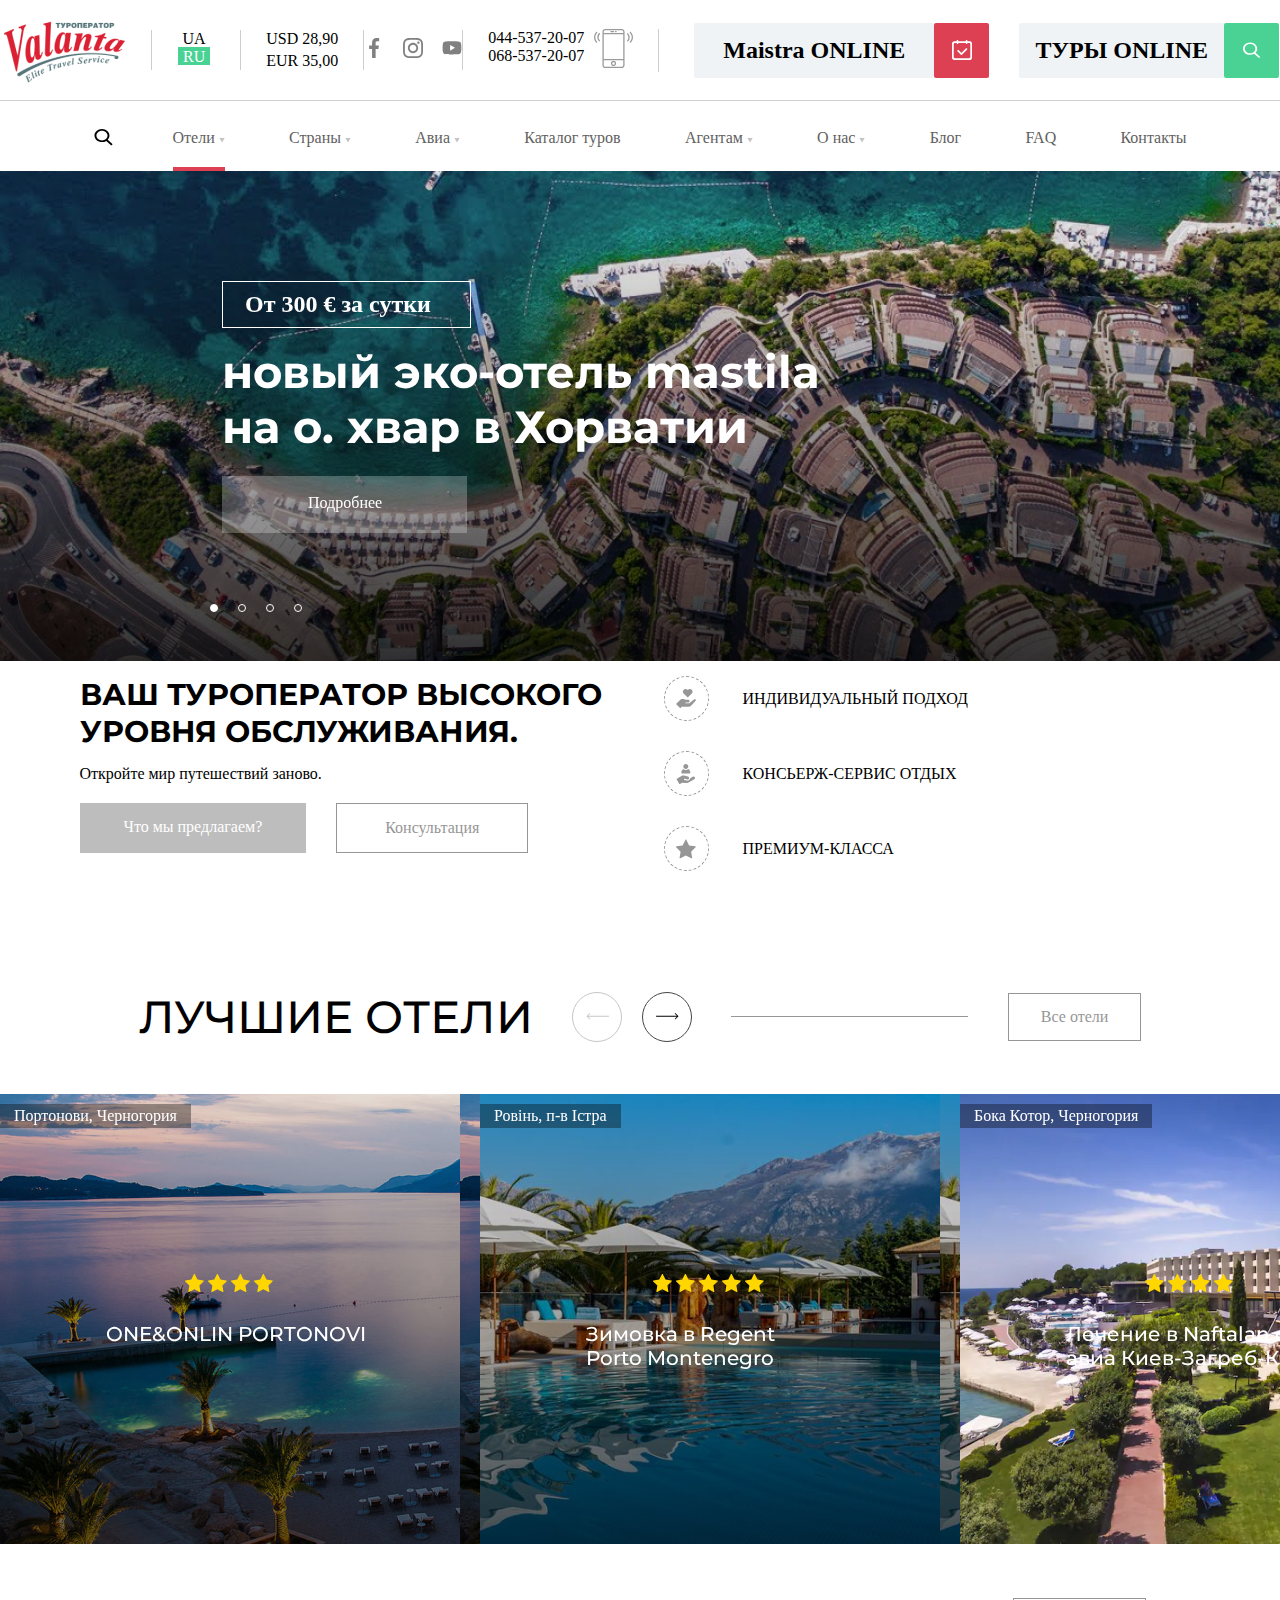
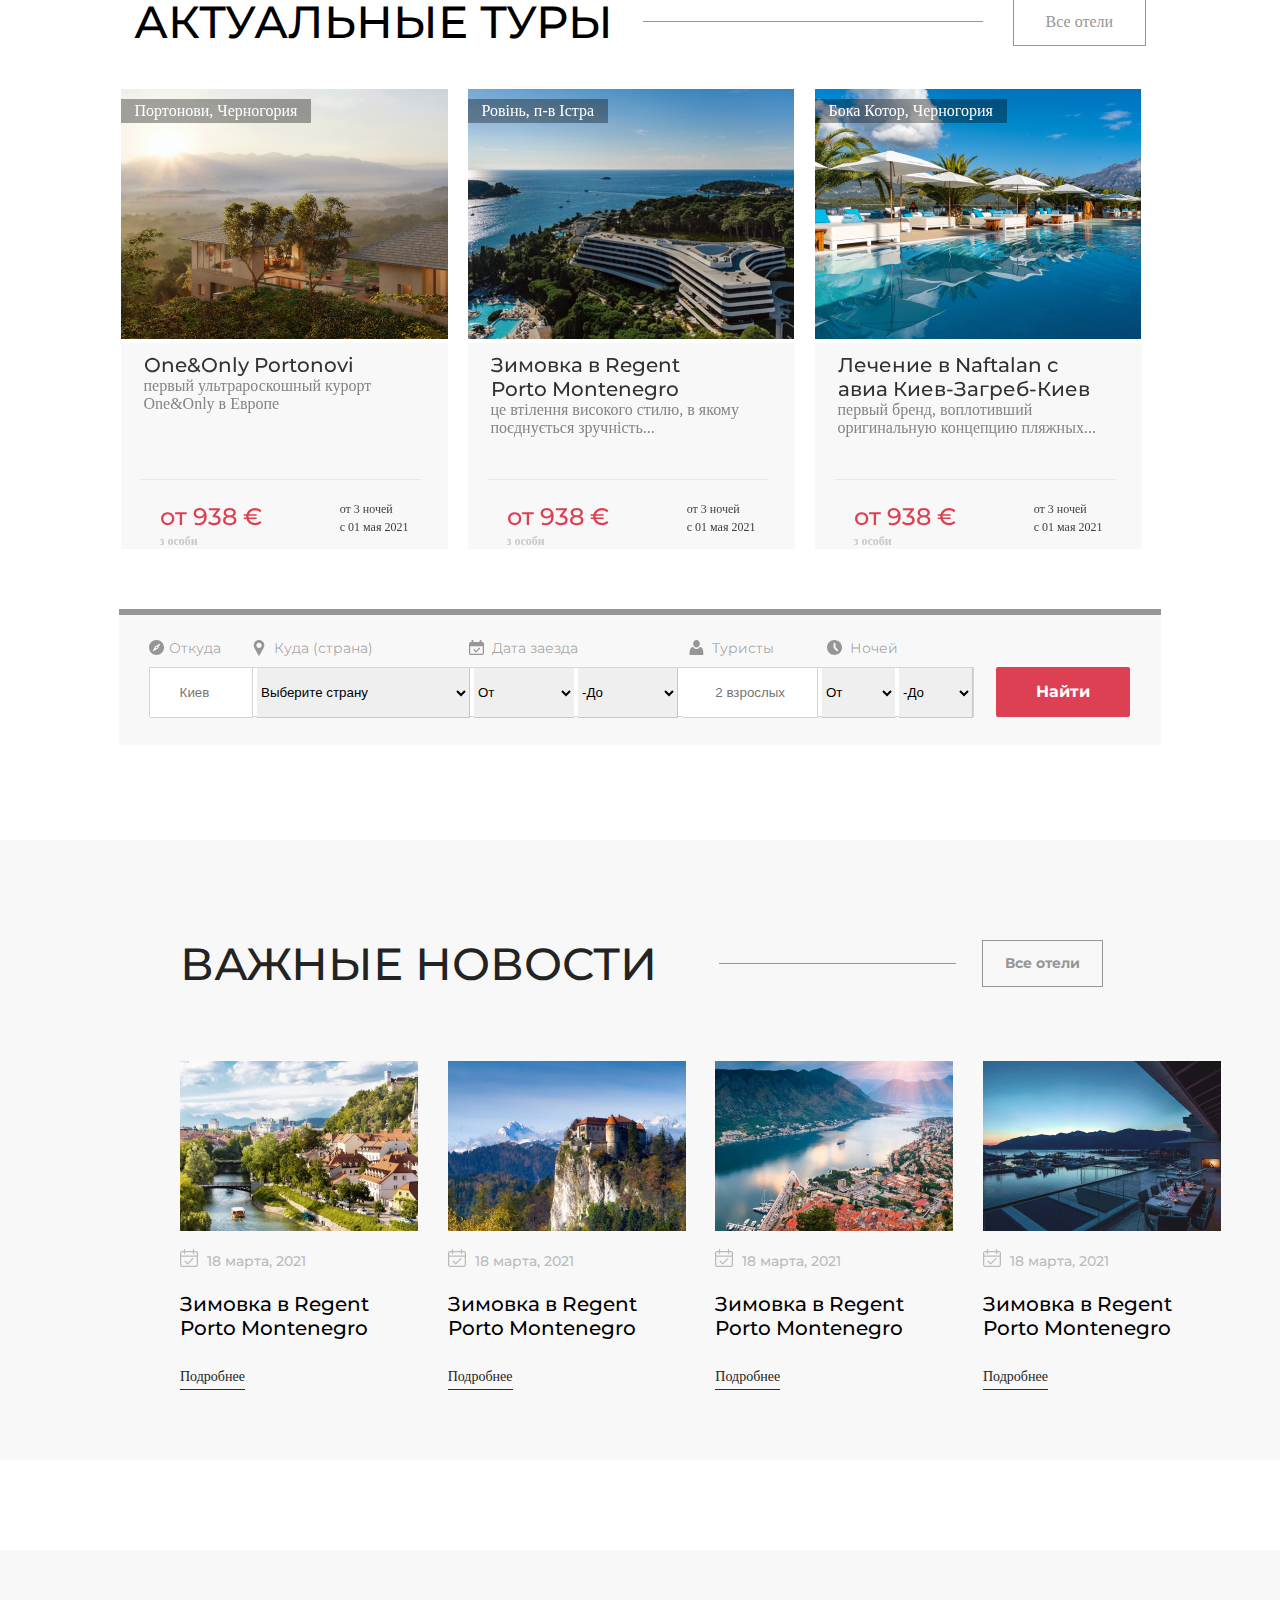
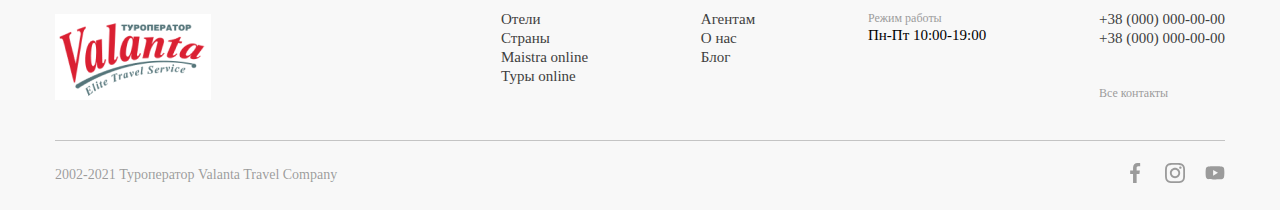
<file: index.html>
<!DOCTYPE html>
<html lang="en">
<head>
    <meta charset="UTF-8">
    <meta http-equiv="X-UA-Compatible" content="IE=edge">
    <meta name="viewport" content="width=device-width, initial-scale=1.0">
    <title>Document</title>
    <link rel="stylesheet" href="./css/style.css">
    <link href="https://fonts.googleapis.com/css2?family=Montserrat&display=swap" rel="stylesheet">
</head>
<body>
    <div class="header">
        <div class="logo"></div>

        <div class="languages">
            <ul class="header-list">
                <li>
                    <a href="" class="ua">UA</a>
                </li>
                <li>
                    <a href="" class="ru">RU</a>
                </li>
            </ul>
        </div>
        <div class="blok-2">
            <p>USD 28,90</p>
            <p>EUR 35,00</p>
        </div>
        <div class="social-network">
            <ul class="social-list">
                <li>
                    <a href="">
                        <svg class="team-social-icon" width="20" height="20">
                            <use href="./img/header/social-network/icons.svg#icon-facebook "></use>
                        </svg>
                    </a>
                </li>
                <li>
                    <a href="">
                        <svg class="team-social-icon" width="20" height="20">
                            <use href="./img/header/social-network/icons.svg#icon-instagram "></use>
                        </svg>
                    </a>
                </li>
                <li>
                    <a href="">
                        <svg class="team-social-icon" width="20" height="20">
                            <use href="./img/header/social-network/icons.svg#icon-YouTube "></use>
                        </svg>
                    </a>
                </li>
            </ul>
        </div>
        <div class="telephone">
            <div>
                <p><a href="tel:0445372007">044-537-20-07</a></p>
                <p><a href="tel:0685372007">068-537-20-07</a></p>
            </div>
            <div>
                <svg class="team-social-icon" width="39" height="39">
                    <use href="./img/header/social-network/icons.svg#icon-smartphone"></use>
                </svg>
            </div>
        </div>
        <div class="online">
            <div class="Maistra-ONLINE">
                <h2>Maistra ONLINE</h2>
            </div>
            <div class="read">
                <svg class="team-social-icon" width="20" height="20">
                    <use href="./img/header/social-network/icons.svg#icon-book"></use>
                </svg>
            </div>
            <div class="TOURS-ONLINE">
                <h2>ТУРЫ ONLINE</h2>
            </div>
            <div class="green">
                <svg class="team-social-icon" width="19" height="17">
                    <use href="./img/header/social-network/icons.svg#icon-magnifier"></use>
                </svg>
            </div>
        </div>
    </div>

    <div class="heder-line"></div>
    
    <div class="sub-header">
        <div class="content">
            <div class="sub-content">
                <div class="magnifier">
                    <svg class="team-social-icon" width="19" height="17">
                        <use href="./img/sub-header/icons-2.svg#icon-magnifier-black" use>
                    </svg>
                </div>
                <ul class="sub-header-list">
                    <li class="hotel">
                        <a href="#">Отели</a>
                        <svg class="team-social-icon" width="6" height="6">
                            <use href="./img/sub-header/icons-2.svg#icon-arrow" use>
                        </svg>
                    </li>
                    <li>
                        <a href="">Страны</a>
                        <svg class="team-social-icon" width="6" height="6">
                            <use href="./img/sub-header/icons-2.svg#icon-arrow" use>
                        </svg>
                    </li>
                    <li>
                        <a href="./avia/avia.html">Авиа</a>
                        <svg class="team-social-icon" width="6" height="6">
                            <use href="./img/sub-header/icons-2.svg#icon-arrow" use>
                        </svg>
                    </li>
                    <li>
                        <a href="">Каталог туров</a>
                    </li>
                    <li>
                        <a href="../agent/agent.html">Агентам</a>
                        <svg class="team-social-icon" width="6" height="6">
                            <use href="./img/sub-header/icons-2.svg#icon-arrow" use>
                        </svg>
                    </li>
                    <li>
                        <a href="">О нас</a>
                        <svg class="team-social-icon" width="6" height="6">
                            <use href="./img/sub-header/icons-2.svg#icon-arrow" use>
                        </svg>
                    </li>
                    <li>
                        <a href="">Блог</a>
                    </li>
                    <li>
                        <a href="./FAQ/FAQ.html">FAQ</a>
                    </li>
                    <li>
                        <a href="./contact/contact.html">Контакты</a>
                    </li>
                </ul>
           </div> 
       </div>
       <div class="conteiner">
          
            <ul class="slider">
                <li class="slider-item slider-1">
                    <div class="conteiner-teaxt">
                        <div>
                          <p>От 300 € за сутки</p>
                        </div>
                        <div>
                            <h1>новый эко-отель mastila <br> на о. хвар в Хорватии</h1>
                        </div>
                        <div>
                            <a href="">Подробнее</a>
                        </div>
                    </div>
                </li>
                <li class="slider-item slider-2">
                    <div class="conteiner-teaxt">
                        <div>
                          <p>От 300 € за сутки</p>
                        </div>
                        <div>
                            <h1>новый эко-отель mastila <br> на о. хвар в Хорватии</h1>
                        </div>
                        <div>
                            <a href="">Подробнее</a>
                        </div>
                    </div>
                </li>
                <li class="slider-item slider-3">
                    <div class="conteiner-teaxt">
                        <div>
                          <p>От 300 € за сутки</p>
                        </div>
                        <div>
                            <h1>новый эко-отель mastila <br> на о. хвар в Хорватии</h1>
                        </div>
                        <div>
                            <a href="">Подробнее</a>
                        </div>
                    </div>
                </li>
                <li class="slider-item slider-4">
                    <div class="conteiner-teaxt">
                        <div>
                          <p>От 300 € за сутки</p>
                        </div>
                        <div>
                            <h1>новый эко-отель mastila <br> на о. хвар в Хорватии</h1>
                        </div>
                        <div>
                            <a href="">Подробнее</a>
                        </div>
                    </div>
                </li>
            </ul>
        </div> 
        <div class="sub-teaxt-slider">
            <div class="left-teaxt">
                <h2>ВАШ ТУРОПЕРАТОР ВЫСОКОГО <br> УРОВНЯ ОБСЛУЖИВАНИЯ.</h2>
                <p>Откройте мир путешествий заново.</p>
                    <div>
                        <a href="" class="offer">Что мы предлагаем?</a>
                        <a href="" class="Consultation">Консультация</a>
                    </div>
            </div>
            <div class="right">
                <ul class="right-teaxt">
                    <li>
                        <div>
                            <svg class="team-social-icon" width="20" height="20">
                                <use href="./img/slider/icon/icons.svg#icon-hand-1" use>
                            </svg>
                        </div>
                        <p>ИНДИВИДУАЛЬНЫЙ ПОДХОД </p>
                    </li>
                    <li>
                        <div>
                            <svg class="team-social-icon" width="20" height="20">
                                <use href="./img/slider/icon/icons.svg#icon-hand-2" use>
                            </svg>
                        </div>
                        <p>КОНСЬЕРЖ-СЕРВИС ОТДЫХ</p>
                    </li>
                    <li>
                        <div>
                            <svg class="team-social-icon" width="20" height="20">
                                <use href="./img/slider/icon/icons.svg#icon-star" use>
                            </svg>
                        </div>
                        <p>ПРЕМИУМ-КЛАССА</p>
                    </li>
                </ul>
            </div>
        </div>
    </div>

    <div class="best-hotels">
        <div class="best-hotels-teaxt">
            <h2>ЛУЧШИЕ ОТЕЛИ</h2>
            <ul class="hotels-arrow">
                <li class="prev">
                    <svg class="team-social-icon" width="25" height="7">
                        <use href="./img/best-hotels/slider/slick-arrow/icons-arrow.svg#icon-prev" use>
                    </svg>
                </li>
                <li class="next ">
                    <svg class="team-social-icon" width="25" height="7">
                        <use href="./img/best-hotels/slider/slick-arrow/icons-arrow.svg#icon-next" use>
                    </svg>
                </li>
            </ul>
            <div class="line"></div>
            <a href="">Все отели</a>
        </div>
        <div class="conteiner-hotel-slider">
            <ul class="hotel-slider">
                <li class="slider-item hotel-slider-slider-1">
                    <p>Портонови, Черногория</p>
                    <div class="conteiner-star">
                        <svg width="19" height="18" viewBox="0 0 19 18" fill="none" xmlns="http://www.w3.org/2000/svg">
                            <path
                                d="M18.7231 6.83507C18.6585 6.63491 18.4866 6.48904 18.2797 6.45882L12.4671 5.60878L9.86758 0.308139C9.77508 0.119445 9.5841 0 9.37503 0C9.16592 0 8.97498 0.119445 8.88244 0.308139L6.28279 5.60878L0.470318 6.45882C0.263446 6.48904 0.0915109 6.63491 0.0269116 6.83503C-0.0377244 7.03519 0.0161816 7.25488 0.165925 7.40174L4.37177 11.5277L3.37905 17.3538C3.34367 17.5612 3.42841 17.7707 3.59756 17.8944C3.69325 17.9644 3.8066 18 3.92049 18C4.00794 18 4.09568 17.979 4.17603 17.9365L9.37499 15.1858L14.5737 17.9365C14.7589 18.0344 14.9831 18.0181 15.1522 17.8944C15.3214 17.7707 15.4062 17.5611 15.3708 17.3537L14.3778 11.5277L18.5841 7.4017C18.7338 7.25488 18.7877 7.03519 18.7231 6.83507Z"
                                fill="#FFD600" />
                        </svg>
                        <svg width="19" height="18" viewBox="0 0 19 18" fill="none" xmlns="http://www.w3.org/2000/svg">
                            <path
                                d="M18.7231 6.83507C18.6585 6.63491 18.4866 6.48904 18.2797 6.45882L12.4671 5.60878L9.86758 0.308139C9.77508 0.119445 9.5841 0 9.37503 0C9.16592 0 8.97498 0.119445 8.88244 0.308139L6.28279 5.60878L0.470318 6.45882C0.263446 6.48904 0.0915109 6.63491 0.0269116 6.83503C-0.0377244 7.03519 0.0161816 7.25488 0.165925 7.40174L4.37177 11.5277L3.37905 17.3538C3.34367 17.5612 3.42841 17.7707 3.59756 17.8944C3.69325 17.9644 3.8066 18 3.92049 18C4.00794 18 4.09568 17.979 4.17603 17.9365L9.37499 15.1858L14.5737 17.9365C14.7589 18.0344 14.9831 18.0181 15.1522 17.8944C15.3214 17.7707 15.4062 17.5611 15.3708 17.3537L14.3778 11.5277L18.5841 7.4017C18.7338 7.25488 18.7877 7.03519 18.7231 6.83507Z"
                                fill="#FFD600" />
                        </svg>
                        <svg width="19" height="18" viewBox="0 0 19 18" fill="none" xmlns="http://www.w3.org/2000/svg">
                            <path
                                d="M18.7231 6.83507C18.6585 6.63491 18.4866 6.48904 18.2797 6.45882L12.4671 5.60878L9.86758 0.308139C9.77508 0.119445 9.5841 0 9.37503 0C9.16592 0 8.97498 0.119445 8.88244 0.308139L6.28279 5.60878L0.470318 6.45882C0.263446 6.48904 0.0915109 6.63491 0.0269116 6.83503C-0.0377244 7.03519 0.0161816 7.25488 0.165925 7.40174L4.37177 11.5277L3.37905 17.3538C3.34367 17.5612 3.42841 17.7707 3.59756 17.8944C3.69325 17.9644 3.8066 18 3.92049 18C4.00794 18 4.09568 17.979 4.17603 17.9365L9.37499 15.1858L14.5737 17.9365C14.7589 18.0344 14.9831 18.0181 15.1522 17.8944C15.3214 17.7707 15.4062 17.5611 15.3708 17.3537L14.3778 11.5277L18.5841 7.4017C18.7338 7.25488 18.7877 7.03519 18.7231 6.83507Z"
                                fill="#FFD600" />
                        </svg>
                        <svg width="19" height="18" viewBox="0 0 19 18" fill="none" xmlns="http://www.w3.org/2000/svg">
                            <path
                                d="M18.7231 6.83507C18.6585 6.63491 18.4866 6.48904 18.2797 6.45882L12.4671 5.60878L9.86758 0.308139C9.77508 0.119445 9.5841 0 9.37503 0C9.16592 0 8.97498 0.119445 8.88244 0.308139L6.28279 5.60878L0.470318 6.45882C0.263446 6.48904 0.0915109 6.63491 0.0269116 6.83503C-0.0377244 7.03519 0.0161816 7.25488 0.165925 7.40174L4.37177 11.5277L3.37905 17.3538C3.34367 17.5612 3.42841 17.7707 3.59756 17.8944C3.69325 17.9644 3.8066 18 3.92049 18C4.00794 18 4.09568 17.979 4.17603 17.9365L9.37499 15.1858L14.5737 17.9365C14.7589 18.0344 14.9831 18.0181 15.1522 17.8944C15.3214 17.7707 15.4062 17.5611 15.3708 17.3537L14.3778 11.5277L18.5841 7.4017C18.7338 7.25488 18.7877 7.03519 18.7231 6.83507Z"
                                fill="#FFD600" />
                        </svg>
                    </div>
                    <h2>ONE&ONLIN PORTONOVI</h2>
                </li>
                <li class="slider-item hotel-slider-slider-2">
                    <p>Ровінь, п-в Істра</p>
                    <div class="conteiner-star2">
                        <svg width="19" height="18" viewBox="0 0 19 18" fill="none" xmlns="http://www.w3.org/2000/svg">
                            <path
                                d="M18.7231 6.83507C18.6585 6.63491 18.4866 6.48904 18.2797 6.45882L12.4671 5.60878L9.86758 0.308139C9.77508 0.119445 9.5841 0 9.37503 0C9.16592 0 8.97498 0.119445 8.88244 0.308139L6.28279 5.60878L0.470318 6.45882C0.263446 6.48904 0.0915109 6.63491 0.0269116 6.83503C-0.0377244 7.03519 0.0161816 7.25488 0.165925 7.40174L4.37177 11.5277L3.37905 17.3538C3.34367 17.5612 3.42841 17.7707 3.59756 17.8944C3.69325 17.9644 3.8066 18 3.92049 18C4.00794 18 4.09568 17.979 4.17603 17.9365L9.37499 15.1858L14.5737 17.9365C14.7589 18.0344 14.9831 18.0181 15.1522 17.8944C15.3214 17.7707 15.4062 17.5611 15.3708 17.3537L14.3778 11.5277L18.5841 7.4017C18.7338 7.25488 18.7877 7.03519 18.7231 6.83507Z"
                                fill="#FFD600" />
                        </svg>
                        <svg width="19" height="18" viewBox="0 0 19 18" fill="none" xmlns="http://www.w3.org/2000/svg">
                            <path
                                d="M18.7231 6.83507C18.6585 6.63491 18.4866 6.48904 18.2797 6.45882L12.4671 5.60878L9.86758 0.308139C9.77508 0.119445 9.5841 0 9.37503 0C9.16592 0 8.97498 0.119445 8.88244 0.308139L6.28279 5.60878L0.470318 6.45882C0.263446 6.48904 0.0915109 6.63491 0.0269116 6.83503C-0.0377244 7.03519 0.0161816 7.25488 0.165925 7.40174L4.37177 11.5277L3.37905 17.3538C3.34367 17.5612 3.42841 17.7707 3.59756 17.8944C3.69325 17.9644 3.8066 18 3.92049 18C4.00794 18 4.09568 17.979 4.17603 17.9365L9.37499 15.1858L14.5737 17.9365C14.7589 18.0344 14.9831 18.0181 15.1522 17.8944C15.3214 17.7707 15.4062 17.5611 15.3708 17.3537L14.3778 11.5277L18.5841 7.4017C18.7338 7.25488 18.7877 7.03519 18.7231 6.83507Z"
                                fill="#FFD600" />
                        </svg>
                        <svg width="19" height="18" viewBox="0 0 19 18" fill="none" xmlns="http://www.w3.org/2000/svg">
                            <path
                                d="M18.7231 6.83507C18.6585 6.63491 18.4866 6.48904 18.2797 6.45882L12.4671 5.60878L9.86758 0.308139C9.77508 0.119445 9.5841 0 9.37503 0C9.16592 0 8.97498 0.119445 8.88244 0.308139L6.28279 5.60878L0.470318 6.45882C0.263446 6.48904 0.0915109 6.63491 0.0269116 6.83503C-0.0377244 7.03519 0.0161816 7.25488 0.165925 7.40174L4.37177 11.5277L3.37905 17.3538C3.34367 17.5612 3.42841 17.7707 3.59756 17.8944C3.69325 17.9644 3.8066 18 3.92049 18C4.00794 18 4.09568 17.979 4.17603 17.9365L9.37499 15.1858L14.5737 17.9365C14.7589 18.0344 14.9831 18.0181 15.1522 17.8944C15.3214 17.7707 15.4062 17.5611 15.3708 17.3537L14.3778 11.5277L18.5841 7.4017C18.7338 7.25488 18.7877 7.03519 18.7231 6.83507Z"
                                fill="#FFD600" />
                        </svg>
                        <svg width="19" height="18" viewBox="0 0 19 18" fill="none" xmlns="http://www.w3.org/2000/svg">
                            <path
                                d="M18.7231 6.83507C18.6585 6.63491 18.4866 6.48904 18.2797 6.45882L12.4671 5.60878L9.86758 0.308139C9.77508 0.119445 9.5841 0 9.37503 0C9.16592 0 8.97498 0.119445 8.88244 0.308139L6.28279 5.60878L0.470318 6.45882C0.263446 6.48904 0.0915109 6.63491 0.0269116 6.83503C-0.0377244 7.03519 0.0161816 7.25488 0.165925 7.40174L4.37177 11.5277L3.37905 17.3538C3.34367 17.5612 3.42841 17.7707 3.59756 17.8944C3.69325 17.9644 3.8066 18 3.92049 18C4.00794 18 4.09568 17.979 4.17603 17.9365L9.37499 15.1858L14.5737 17.9365C14.7589 18.0344 14.9831 18.0181 15.1522 17.8944C15.3214 17.7707 15.4062 17.5611 15.3708 17.3537L14.3778 11.5277L18.5841 7.4017C18.7338 7.25488 18.7877 7.03519 18.7231 6.83507Z"
                                fill="#FFD600" />
                        </svg>
                        <svg width="19" height="18" viewBox="0 0 19 18" fill="none" xmlns="http://www.w3.org/2000/svg">
                            <path
                                d="M18.7231 6.83507C18.6585 6.63491 18.4866 6.48904 18.2797 6.45882L12.4671 5.60878L9.86758 0.308139C9.77508 0.119445 9.5841 0 9.37503 0C9.16592 0 8.97498 0.119445 8.88244 0.308139L6.28279 5.60878L0.470318 6.45882C0.263446 6.48904 0.0915109 6.63491 0.0269116 6.83503C-0.0377244 7.03519 0.0161816 7.25488 0.165925 7.40174L4.37177 11.5277L3.37905 17.3538C3.34367 17.5612 3.42841 17.7707 3.59756 17.8944C3.69325 17.9644 3.8066 18 3.92049 18C4.00794 18 4.09568 17.979 4.17603 17.9365L9.37499 15.1858L14.5737 17.9365C14.7589 18.0344 14.9831 18.0181 15.1522 17.8944C15.3214 17.7707 15.4062 17.5611 15.3708 17.3537L14.3778 11.5277L18.5841 7.4017C18.7338 7.25488 18.7877 7.03519 18.7231 6.83507Z"
                                fill="#FFD600" />
                        </svg>
                    </div>
                    <h2>Зимовка в Regent <br>Porto Montenegro</h2>
                    
                </li>
                <li class="slider-item hotel-slider-slider-3">
                    <p>Бока Котор, Черногория</p>
                    <div class="conteiner-star">
                        <svg width="19" height="18" viewBox="0 0 19 18" fill="none" xmlns="http://www.w3.org/2000/svg">
                            <path
                                d="M18.7231 6.83507C18.6585 6.63491 18.4866 6.48904 18.2797 6.45882L12.4671 5.60878L9.86758 0.308139C9.77508 0.119445 9.5841 0 9.37503 0C9.16592 0 8.97498 0.119445 8.88244 0.308139L6.28279 5.60878L0.470318 6.45882C0.263446 6.48904 0.0915109 6.63491 0.0269116 6.83503C-0.0377244 7.03519 0.0161816 7.25488 0.165925 7.40174L4.37177 11.5277L3.37905 17.3538C3.34367 17.5612 3.42841 17.7707 3.59756 17.8944C3.69325 17.9644 3.8066 18 3.92049 18C4.00794 18 4.09568 17.979 4.17603 17.9365L9.37499 15.1858L14.5737 17.9365C14.7589 18.0344 14.9831 18.0181 15.1522 17.8944C15.3214 17.7707 15.4062 17.5611 15.3708 17.3537L14.3778 11.5277L18.5841 7.4017C18.7338 7.25488 18.7877 7.03519 18.7231 6.83507Z"
                                fill="#FFD600" />
                        </svg>
                        <svg width="19" height="18" viewBox="0 0 19 18" fill="none" xmlns="http://www.w3.org/2000/svg">
                            <path
                                d="M18.7231 6.83507C18.6585 6.63491 18.4866 6.48904 18.2797 6.45882L12.4671 5.60878L9.86758 0.308139C9.77508 0.119445 9.5841 0 9.37503 0C9.16592 0 8.97498 0.119445 8.88244 0.308139L6.28279 5.60878L0.470318 6.45882C0.263446 6.48904 0.0915109 6.63491 0.0269116 6.83503C-0.0377244 7.03519 0.0161816 7.25488 0.165925 7.40174L4.37177 11.5277L3.37905 17.3538C3.34367 17.5612 3.42841 17.7707 3.59756 17.8944C3.69325 17.9644 3.8066 18 3.92049 18C4.00794 18 4.09568 17.979 4.17603 17.9365L9.37499 15.1858L14.5737 17.9365C14.7589 18.0344 14.9831 18.0181 15.1522 17.8944C15.3214 17.7707 15.4062 17.5611 15.3708 17.3537L14.3778 11.5277L18.5841 7.4017C18.7338 7.25488 18.7877 7.03519 18.7231 6.83507Z"
                                fill="#FFD600" />
                        </svg>
                        <svg width="19" height="18" viewBox="0 0 19 18" fill="none" xmlns="http://www.w3.org/2000/svg">
                            <path
                                d="M18.7231 6.83507C18.6585 6.63491 18.4866 6.48904 18.2797 6.45882L12.4671 5.60878L9.86758 0.308139C9.77508 0.119445 9.5841 0 9.37503 0C9.16592 0 8.97498 0.119445 8.88244 0.308139L6.28279 5.60878L0.470318 6.45882C0.263446 6.48904 0.0915109 6.63491 0.0269116 6.83503C-0.0377244 7.03519 0.0161816 7.25488 0.165925 7.40174L4.37177 11.5277L3.37905 17.3538C3.34367 17.5612 3.42841 17.7707 3.59756 17.8944C3.69325 17.9644 3.8066 18 3.92049 18C4.00794 18 4.09568 17.979 4.17603 17.9365L9.37499 15.1858L14.5737 17.9365C14.7589 18.0344 14.9831 18.0181 15.1522 17.8944C15.3214 17.7707 15.4062 17.5611 15.3708 17.3537L14.3778 11.5277L18.5841 7.4017C18.7338 7.25488 18.7877 7.03519 18.7231 6.83507Z"
                                fill="#FFD600" />
                        </svg>
                        <svg width="19" height="18" viewBox="0 0 19 18" fill="none" xmlns="http://www.w3.org/2000/svg">
                            <path
                                d="M18.7231 6.83507C18.6585 6.63491 18.4866 6.48904 18.2797 6.45882L12.4671 5.60878L9.86758 0.308139C9.77508 0.119445 9.5841 0 9.37503 0C9.16592 0 8.97498 0.119445 8.88244 0.308139L6.28279 5.60878L0.470318 6.45882C0.263446 6.48904 0.0915109 6.63491 0.0269116 6.83503C-0.0377244 7.03519 0.0161816 7.25488 0.165925 7.40174L4.37177 11.5277L3.37905 17.3538C3.34367 17.5612 3.42841 17.7707 3.59756 17.8944C3.69325 17.9644 3.8066 18 3.92049 18C4.00794 18 4.09568 17.979 4.17603 17.9365L9.37499 15.1858L14.5737 17.9365C14.7589 18.0344 14.9831 18.0181 15.1522 17.8944C15.3214 17.7707 15.4062 17.5611 15.3708 17.3537L14.3778 11.5277L18.5841 7.4017C18.7338 7.25488 18.7877 7.03519 18.7231 6.83507Z"
                                fill="#FFD600" />
                        </svg>
                    </div>
                    <h2>Лечение в Naftalan с<br>авиа Киев-Загреб-Киев</h2>
                    <img src="./img/best-hotels/slider/slider-3.png" alt="">
                </li>
            </ul>
        </div>
    </div>

    <div class="ACTUAL-TOURS">
        <div class="ACTUAL-TOURS-teaxt">
            <h2>АКТУАЛЬНЫЕ ТУРЫ </h2>

            <div class="line"></div>
            <a href="">Все отели</a>
        </div>
        <div class="conteiner-tours">
            <ul class="tours-sleder">
                <li>
                    <a href="#">
                        <div class="slider-item">
                                <p class="slider-teaxt">Портонови, Черногория</p>
                                <img src="./img/ACTUAL-TOURS/slid-1.png" alt="">
                                <div class="tours-inform">
                                    <div class="inform__title">
                                        <h3>One&Only Portonovi</h3>
                                        <p class="inform-teaxt"> первый ультрароскошный курорт <br>
                                        One&Only в Европе</p>
                                    </div>
                                    <div class="line"></div>
                                    <div class="price-blok">
                                        <div>
                                            <p class="price">от 938 €</p>
                                            <p class="sub-price">з особи</p>
                                        </div>
                                        <div>
                                            <p class="days">от 3 ночей <br>с 01 мая 2021</p>
                                        </div>
                                    </div>
                                </div>
                        </div>
                    </a>
                </li>
                <li>
                    <a href="#">
                        <div class="slider-item">
                                <p class="slider-teaxt">Ровінь, п-в Істра</p>
                                <img src="./img/ACTUAL-TOURS/slid-2.png" alt="">
                                <div class="tours-inform">
                                    <div class="inform__title">
                                        <h3>Зимовка в Regent <br>
                                        Porto Montenegro</h3>
                                        <p class="inform-teaxt">це втілення високого стилю, в якому <br>
                                        поєднується зручність...</p>
                                    </div>
                                    <div class="line"></div>
                                    <div class="price-blok">
                                        <div>
                                            <p class="price">от 938 €</p>
                                            <p class="sub-price">з особи</p>
                                        </div>
                                        <div>
                                            <p class="days">от 3 ночей <br>с 01 мая 2021</p>
                                        </div>
                                    </div>
                                </div>
                        </div>
                    </a>
                </li>
                <li>
                    <a href="#">
                        <div class="slider-item">
                                <p class="slider-teaxt">Бока Котор, Черногория</p>
                                <img src="./img/ACTUAL-TOURS/slid-3.png" alt="">
                                <div class="tours-inform">
                                    <div class="inform__title">
                                        <h3>Лечение в Naftalan с <br>
                                        авиа Киев-Загреб-Киев </h3>
                                        <p class="inform-teaxt">первый бренд, воплотивший <br>
                                        оригинальную концепцию пляжных...</p>
                                    </div>
                                    <div class="line"></div>
                                    <div class="price-blok">
                                        <div>
                                            <p class="price">от 938 €</p>
                                            <p class="sub-price">з особи</p>
                                        </div>
                                        <div>
                                            <p class="days">от 3 ночей <br>с 01 мая 2021</p>
                                        </div>
                                    </div>
                                </div>
                        </div>
                    </a>
                </li>
                
            </ul>
        </div>
    </div>
    <div class="registration-form">
        <div class="blac-line"></div>
        <div class="form">
            <div class="form-icons">
                <svg class="team-social-icon" width="15" height="15">
                    <use href="./img//form/icons.svg#icon-compass" use>
                </svg>
                <p class="where">Откуда</p>
                <svg class="team-social-icon" width="16" height="16">
                    <use href="./img//form/icons.svg#icon-location" use>
                </svg>
                <p class="where-2">Куда (страна)</p>
                <svg class="team-social-icon" width="15" height="15">
                    <use href="./img//form/icons.svg#icon-book" use>
                </svg>
                <p class="arrival-date">Дата заезда</p>
                <svg class="team-social-icon" width="15" height="15">
                    <use href="./img//form/icons.svg#icon-human" use>
                </svg>
                <p class="tourists">Туристы</p>
                <svg class="team-social-icon" width="15" height="15">
                    <use href="./img//form/icons.svg#icon-clock" use>
                </svg>
                <p class="nights">Ночей</p>
            </div>
            <div class="row">
                <div class="form-field">
                    <input type="text" placeholder="        Киев" class="cite">
                    <select class="choose-country">
                        <option>Выберите страну</option>
                    </select>
                    <select class="ot">
                        <option> От</option>
                    </select>

                    <select class="do">
                        <option>-До</option>
                    </select>
                    <input type="text" placeholder="         2 взрослых" class="adults">
                    <select class="nights-ot">
                        <option> От</option>
                    </select>

                    <select class="nights-do">
                        <option>-До</option>
                    </select>
                </div>
                <a href="" class="Find">Найти</a>
            </div>

        </div>
    </div>

    <div class="important-news">
        <div class="important-news-teaxt">
            <h2>ВАЖНЫЕ НОВОСТИ</h2>

            <div class="line"></div>
            <a href="">Все отели</a>
        </div>
        <ul class="important-news-slider">
            <li class="card">
                <img src="./img/important-news/slider-img/slider-1.png" alt="">
                <div class="date">
                    <svg width="18" height="18" viewBox="0 0 16 16" fill="none" xmlns="http://www.w3.org/2000/svg">
                        <path d="M14.2857 1.71428H12.5714V0.571439C12.5714 0.255837 12.3156 0 12 0C11.6844 0 11.4286 0.255837 11.4286 0.571439V1.71428H4.57141V0.571439C4.57141 0.255837 4.31558 0 4.00001 0C3.68444 0 3.42857 0.255837 3.42857 0.571439V1.71428H1.71428C0.767511 1.71428 0 2.4818 0 3.42857V14.2857C0 15.2325 0.767511 16 1.71428 16H14.2857C15.2325 16 16 15.2325 16 14.2857V3.42857C16 2.4818 15.2325 1.71428 14.2857 1.71428ZM14.8571 14.2857C14.8571 14.6013 14.6013 14.8572 14.2857 14.8572H1.71428C1.39868 14.8572 1.14285 14.6013 1.14285 14.2857V6.85714H14.8571V14.2857ZM14.8571 5.71429H1.14285V3.42857C1.14285 3.11297 1.39868 2.85713 1.71428 2.85713H3.42857V3.99997C3.42857 4.31558 3.68441 4.57141 4.00001 4.57141C4.31561 4.57141 4.57145 4.31558 4.57145 3.99997V2.85713H11.4286V3.99997C11.4286 4.31558 11.6844 4.57141 12 4.57141C12.3156 4.57141 12.5715 4.31558 12.5715 3.99997V2.85713H14.2857C14.6014 2.85713 14.8572 3.11297 14.8572 3.42857V5.71429H14.8571Z" fill="#BBBBBB"/>
                        <path d="M11.8183 8.16749C11.5969 7.95361 11.2458 7.95361 11.0244 8.16749L6.85696 12.3349L4.97524 10.4532C4.74823 10.2339 4.38649 10.2402 4.16725 10.4672C3.95337 10.6887 3.95337 11.0397 4.16725 11.2612L6.45297 13.5469C6.67613 13.77 7.03783 13.77 7.26096 13.5469L11.8324 8.97548C12.0516 8.74847 12.0453 8.38673 11.8183 8.16749Z" fill="#BBBBBB"/>
                    </svg>
                    <h4>18 марта, 2021</h4>
                </div> 
                <div class="card-teaxt">
                    <h2>Зимовка в Regent 
                        Porto Montenegro</h2>
                    <a href="#">Подробнее</a>
                </div>
            </li>
            <li class="card">
                <img src="./img/important-news/slider-img/slider-2.png" alt="">
                <div class="date">
                    <svg width="18" height="18" viewBox="0 0 16 16" fill="none" xmlns="http://www.w3.org/2000/svg">
                        <path d="M14.2857 1.71428H12.5714V0.571439C12.5714 0.255837 12.3156 0 12 0C11.6844 0 11.4286 0.255837 11.4286 0.571439V1.71428H4.57141V0.571439C4.57141 0.255837 4.31558 0 4.00001 0C3.68444 0 3.42857 0.255837 3.42857 0.571439V1.71428H1.71428C0.767511 1.71428 0 2.4818 0 3.42857V14.2857C0 15.2325 0.767511 16 1.71428 16H14.2857C15.2325 16 16 15.2325 16 14.2857V3.42857C16 2.4818 15.2325 1.71428 14.2857 1.71428ZM14.8571 14.2857C14.8571 14.6013 14.6013 14.8572 14.2857 14.8572H1.71428C1.39868 14.8572 1.14285 14.6013 1.14285 14.2857V6.85714H14.8571V14.2857ZM14.8571 5.71429H1.14285V3.42857C1.14285 3.11297 1.39868 2.85713 1.71428 2.85713H3.42857V3.99997C3.42857 4.31558 3.68441 4.57141 4.00001 4.57141C4.31561 4.57141 4.57145 4.31558 4.57145 3.99997V2.85713H11.4286V3.99997C11.4286 4.31558 11.6844 4.57141 12 4.57141C12.3156 4.57141 12.5715 4.31558 12.5715 3.99997V2.85713H14.2857C14.6014 2.85713 14.8572 3.11297 14.8572 3.42857V5.71429H14.8571Z" fill="#BBBBBB"/>
                        <path d="M11.8183 8.16749C11.5969 7.95361 11.2458 7.95361 11.0244 8.16749L6.85696 12.3349L4.97524 10.4532C4.74823 10.2339 4.38649 10.2402 4.16725 10.4672C3.95337 10.6887 3.95337 11.0397 4.16725 11.2612L6.45297 13.5469C6.67613 13.77 7.03783 13.77 7.26096 13.5469L11.8324 8.97548C12.0516 8.74847 12.0453 8.38673 11.8183 8.16749Z" fill="#BBBBBB"/>
                    </svg>
                    <h4>18 марта, 2021</h4>
                </div> 
                <div class="card-teaxt">
                    <h2>Зимовка в Regent 
                        Porto Montenegro</h2>
                    <a href="#">Подробнее</a>
                </div>
            </li>
            <li class="card">
                <img src="./img/important-news/slider-img/slider-3.png" alt="">
                <div class="date">
                    <svg width="18" height="18" viewBox="0 0 16 16" fill="none" xmlns="http://www.w3.org/2000/svg">
                        <path d="M14.2857 1.71428H12.5714V0.571439C12.5714 0.255837 12.3156 0 12 0C11.6844 0 11.4286 0.255837 11.4286 0.571439V1.71428H4.57141V0.571439C4.57141 0.255837 4.31558 0 4.00001 0C3.68444 0 3.42857 0.255837 3.42857 0.571439V1.71428H1.71428C0.767511 1.71428 0 2.4818 0 3.42857V14.2857C0 15.2325 0.767511 16 1.71428 16H14.2857C15.2325 16 16 15.2325 16 14.2857V3.42857C16 2.4818 15.2325 1.71428 14.2857 1.71428ZM14.8571 14.2857C14.8571 14.6013 14.6013 14.8572 14.2857 14.8572H1.71428C1.39868 14.8572 1.14285 14.6013 1.14285 14.2857V6.85714H14.8571V14.2857ZM14.8571 5.71429H1.14285V3.42857C1.14285 3.11297 1.39868 2.85713 1.71428 2.85713H3.42857V3.99997C3.42857 4.31558 3.68441 4.57141 4.00001 4.57141C4.31561 4.57141 4.57145 4.31558 4.57145 3.99997V2.85713H11.4286V3.99997C11.4286 4.31558 11.6844 4.57141 12 4.57141C12.3156 4.57141 12.5715 4.31558 12.5715 3.99997V2.85713H14.2857C14.6014 2.85713 14.8572 3.11297 14.8572 3.42857V5.71429H14.8571Z" fill="#BBBBBB"/>
                        <path d="M11.8183 8.16749C11.5969 7.95361 11.2458 7.95361 11.0244 8.16749L6.85696 12.3349L4.97524 10.4532C4.74823 10.2339 4.38649 10.2402 4.16725 10.4672C3.95337 10.6887 3.95337 11.0397 4.16725 11.2612L6.45297 13.5469C6.67613 13.77 7.03783 13.77 7.26096 13.5469L11.8324 8.97548C12.0516 8.74847 12.0453 8.38673 11.8183 8.16749Z" fill="#BBBBBB"/>
                    </svg>
                    <h4>18 марта, 2021</h4>
                </div> 
                <div class="card-teaxt">
                    <h2>Зимовка в Regent 
                        Porto Montenegro</h2>
                    <a href="#">Подробнее</a>
                </div>
            </li>
            <li class="card">
                <img src="./img/important-news/slider-img/slider-4.png" alt="">
                <div class="date">
                    <svg width="18" height="18" viewBox="0 0 16 16" fill="none" xmlns="http://www.w3.org/2000/svg">
                        <path d="M14.2857 1.71428H12.5714V0.571439C12.5714 0.255837 12.3156 0 12 0C11.6844 0 11.4286 0.255837 11.4286 0.571439V1.71428H4.57141V0.571439C4.57141 0.255837 4.31558 0 4.00001 0C3.68444 0 3.42857 0.255837 3.42857 0.571439V1.71428H1.71428C0.767511 1.71428 0 2.4818 0 3.42857V14.2857C0 15.2325 0.767511 16 1.71428 16H14.2857C15.2325 16 16 15.2325 16 14.2857V3.42857C16 2.4818 15.2325 1.71428 14.2857 1.71428ZM14.8571 14.2857C14.8571 14.6013 14.6013 14.8572 14.2857 14.8572H1.71428C1.39868 14.8572 1.14285 14.6013 1.14285 14.2857V6.85714H14.8571V14.2857ZM14.8571 5.71429H1.14285V3.42857C1.14285 3.11297 1.39868 2.85713 1.71428 2.85713H3.42857V3.99997C3.42857 4.31558 3.68441 4.57141 4.00001 4.57141C4.31561 4.57141 4.57145 4.31558 4.57145 3.99997V2.85713H11.4286V3.99997C11.4286 4.31558 11.6844 4.57141 12 4.57141C12.3156 4.57141 12.5715 4.31558 12.5715 3.99997V2.85713H14.2857C14.6014 2.85713 14.8572 3.11297 14.8572 3.42857V5.71429H14.8571Z" fill="#BBBBBB"/>
                        <path d="M11.8183 8.16749C11.5969 7.95361 11.2458 7.95361 11.0244 8.16749L6.85696 12.3349L4.97524 10.4532C4.74823 10.2339 4.38649 10.2402 4.16725 10.4672C3.95337 10.6887 3.95337 11.0397 4.16725 11.2612L6.45297 13.5469C6.67613 13.77 7.03783 13.77 7.26096 13.5469L11.8324 8.97548C12.0516 8.74847 12.0453 8.38673 11.8183 8.16749Z" fill="#BBBBBB"/>
                    </svg>
                    <h4>18 марта, 2021</h4>
                </div> 
                <div class="card-teaxt">
                    <h2>Зимовка в Regent 
                        Porto Montenegro</h2>
                    <a href="#">Подробнее</a>
                </div>
            </li>
        </ul>
    </div>


    <div class="footer">
        <div class="footer-infomatin">
            <div class="footer-logo"></div>
            <div class="footer-contact">
                <ul class="contact-left">
                    <li><a href="../index.html">Отели</a></li>
                    <li><a href="">Страны</a></li>
                    <li><a href="">Maistra online</a></li>
                    <li><a href="">Туры online</a></li>
                </ul>

                <ul class="contact-right">
                    <li><a href="">Агентам</a></li>
                    <li><a href="">О нас</a></li>
                    <li><a href="">Блог</a></li>
                </ul>
                <div class="work-mode">
                    <h3>Режим работы</h3>
                    <p>Пн-Пт 10:00-19:00</p>
                </div>
                <div class="all-contacts">
                    <a href="tel:+38 (000) 000-00-00">+38 (000) 000-00-00</a>
                    <a href="tel:+38 (000) 000-00-00">+38 (000) 000-00-00</a>
                    <h3>Все контакты</h3>
                </div>
            </div>
        </div>
        <div class="sub-footer-infomatin">
            <p>2002-2021 Туроператор Valanta Travel Company</p>
            <ul class="footer-social-list">
                <li>
                    <a href="">
                        <svg class="team-social-icon" width="20" height="20">
                            <use href="./img/header/social-network/icons.svg#icon-facebook "></use>
                        </svg>
                    </a>
                </li>
                <li>
                    <a href="">
                        <svg class="team-social-icon" width="20" height="20">
                            <use href="./img/header/social-network/icons.svg#icon-instagram "></use>
                        </svg>
                    </a>
                </li>
                <li>
                    <a href="">
                        <svg class="team-social-icon" width="20" height="20">
                            <use href="./img/header/social-network/icons.svg#icon-YouTube "></use>
                        </svg>
                    </a>
                </li>
            </ul>
        </div>
    </div>


  <!-- Подключения JQuery -->
  <script src="https://code.jquery.com/jquery-3.6.0.min.js"></script>
  <!-- Подлючение слайдера Slick -->
  <script src="./js/slick.min.js"></script>
  <!-- Подключаем файл скриптов-->
  <script src="./js/script.js"></script>  
</body>
</html>
</file>
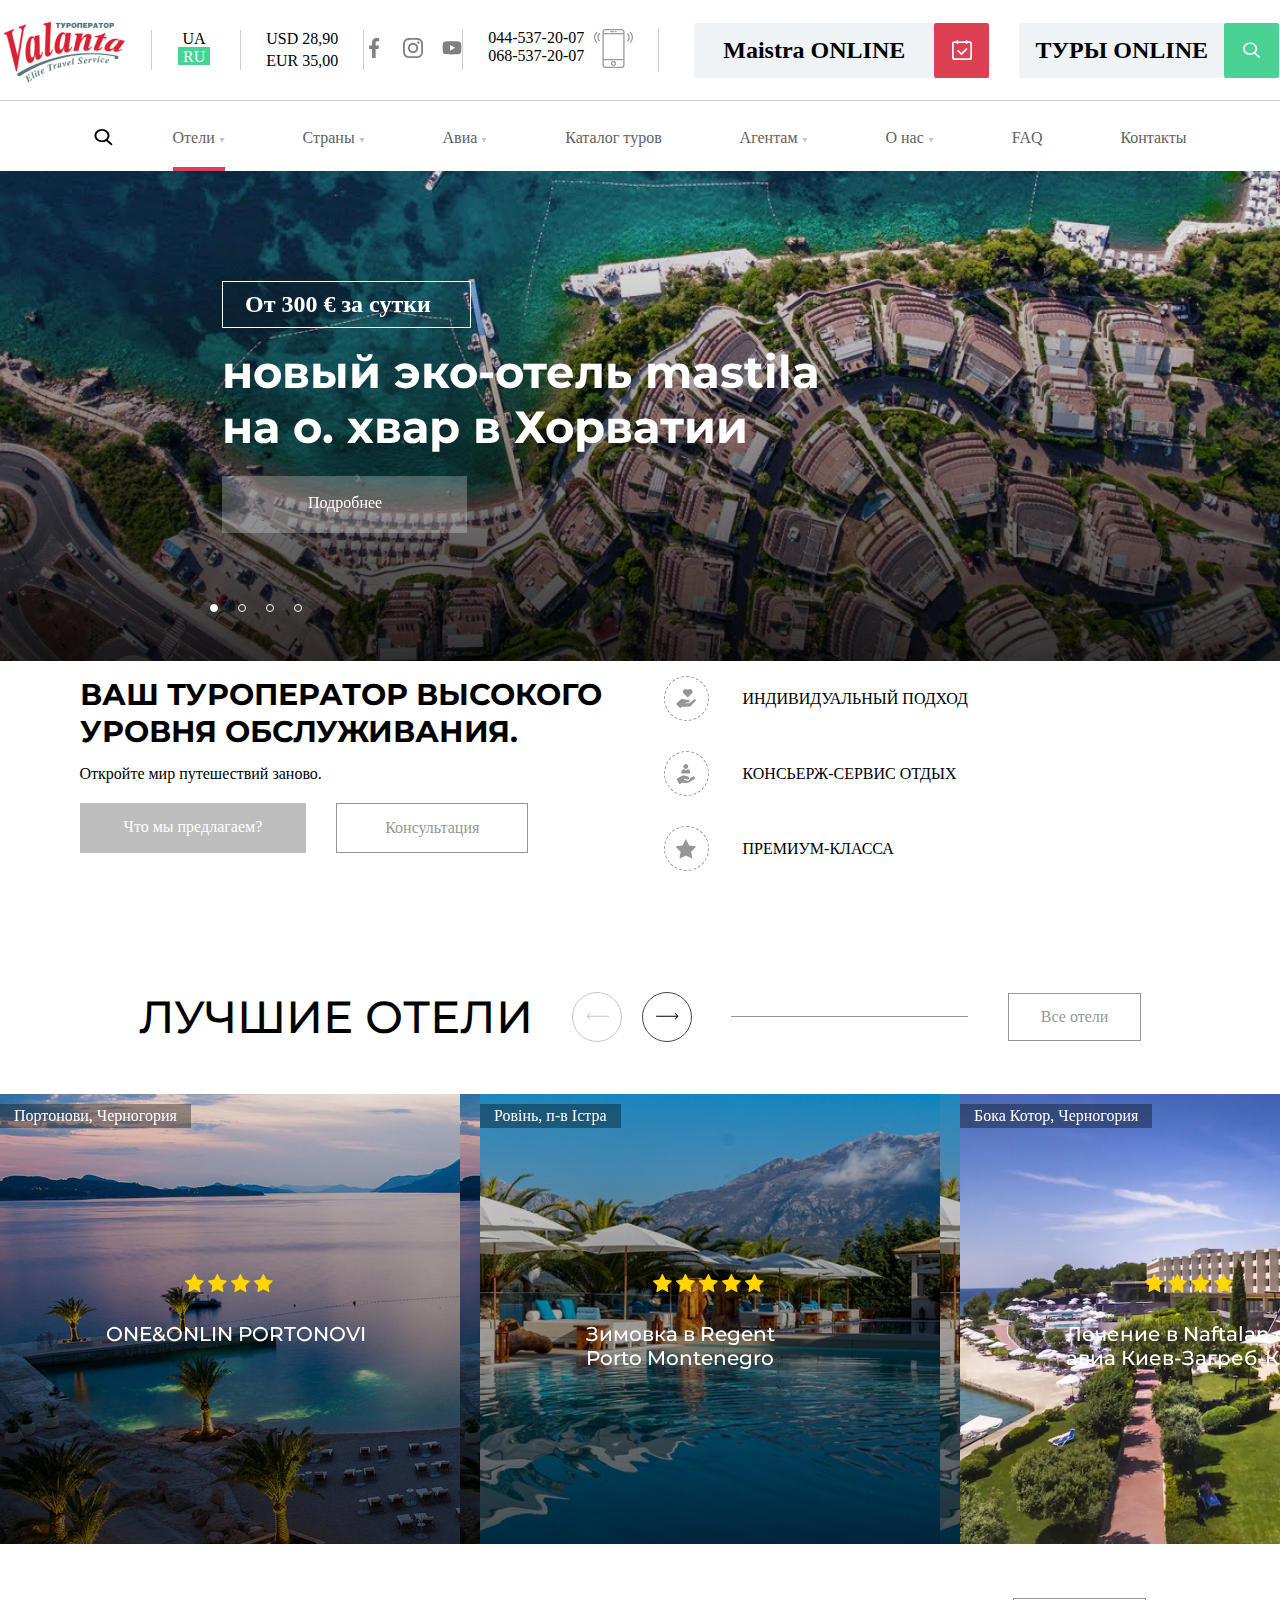
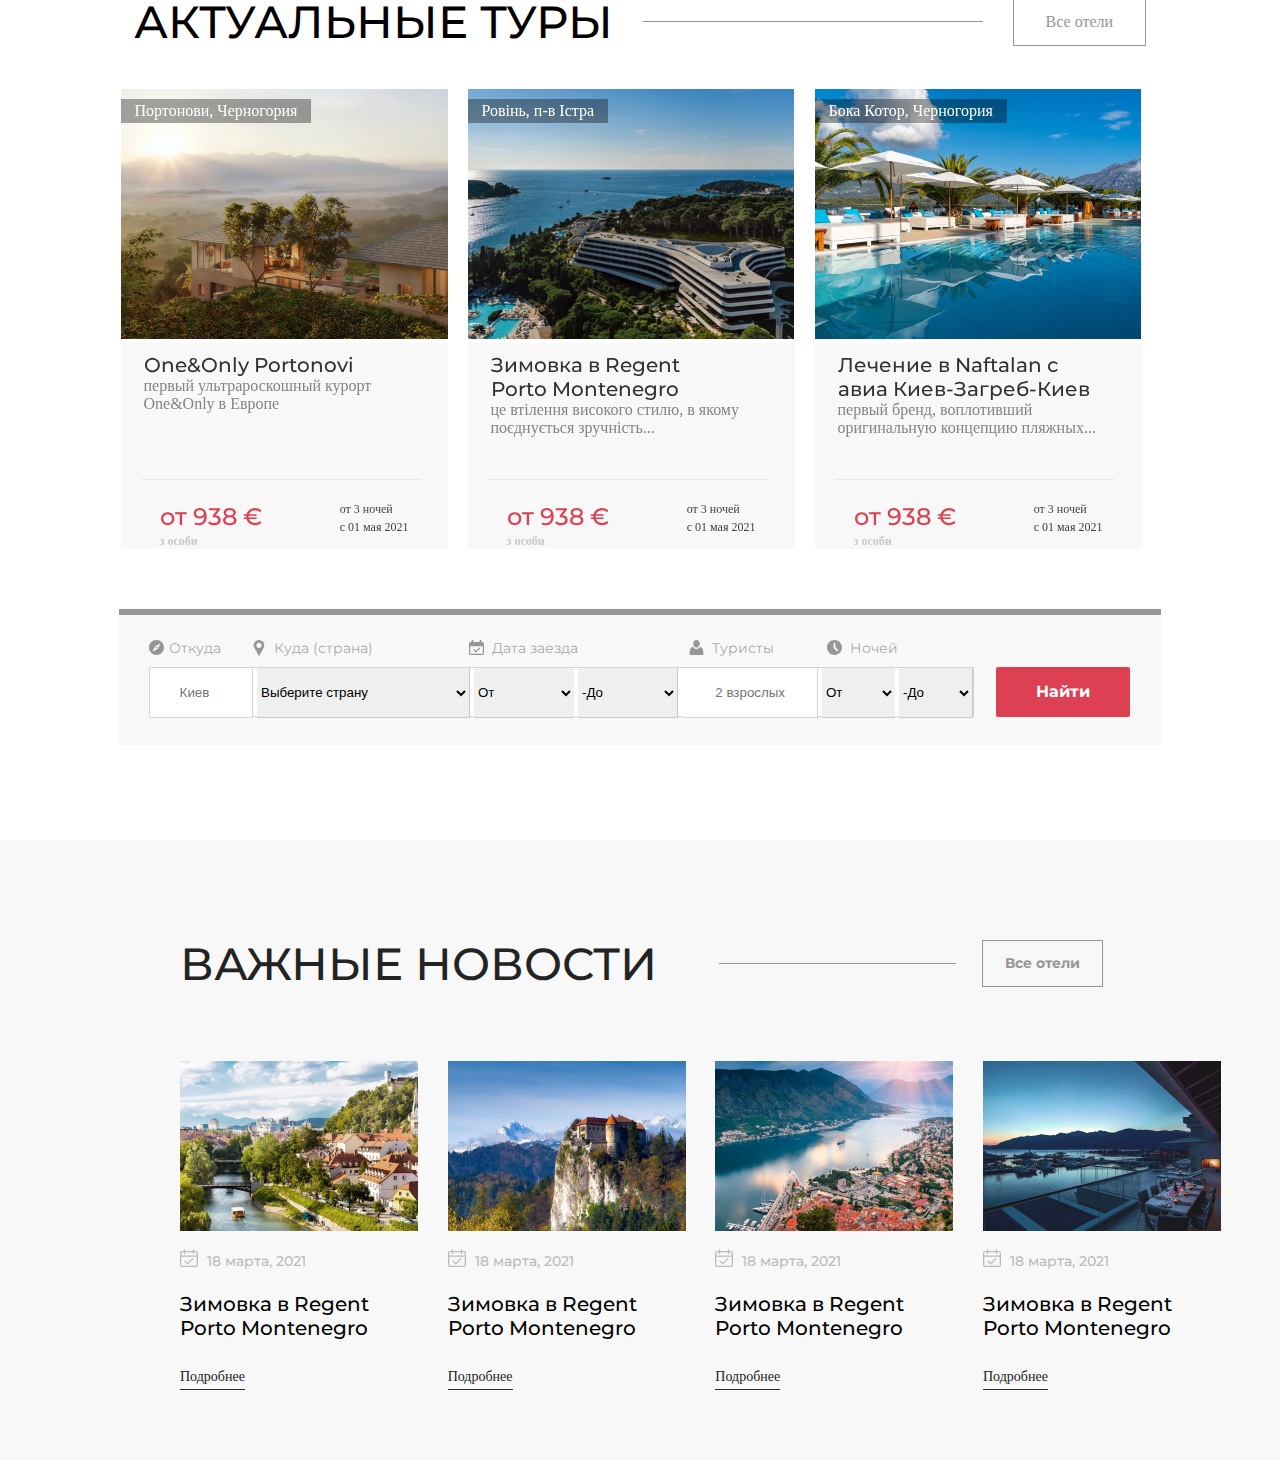
<file: Valanto/index.html>
<!DOCTYPE html>
<html lang="en">
<head>
    <meta charset="UTF-8">
    <meta http-equiv="X-UA-Compatible" content="IE=edge">
    <meta name="viewport" content="width=device-width, initial-scale=1.0">
    <title>Document</title>
    <link rel="stylesheet" href="./css/style.css">
    <link href="https://fonts.googleapis.com/css2?family=Montserrat&display=swap" rel="stylesheet">
</head>
<body>
    <div class="header">
        <div class="logo"></div>

        <div class="languages">
            <ul class="header-list">
                <li>
                    <a href="" class="ua">UA</a>
                </li>
                <li>
                    <a href="" class="ru">RU</a>
                </li>
            </ul>
        </div>
        <div class="blok-2">
            <p>USD 28,90</p>
            <p>EUR 35,00</p>
        </div>
        <div class="social-network">
            <ul class="social-list">
                <li>
                    <a href="">
                        <svg class="team-social-icon" width="20" height="20">
                            <use href="./img/header/social-network/icons.svg#icon-facebook "></use>
                        </svg>
                    </a>
                </li>
                <li>
                    <a href="">
                        <svg class="team-social-icon" width="20" height="20">
                            <use href="./img/header/social-network/icons.svg#icon-instagram "></use>
                        </svg>
                    </a>
                </li>
                <li>
                    <a href="">
                        <svg class="team-social-icon" width="20" height="20">
                            <use href="./img/header/social-network/icons.svg#icon-YouTube "></use>
                        </svg>
                    </a>
                </li>
            </ul>
        </div>
        <div class="telephone">
            <div>
                <p><a href="tel:0445372007">044-537-20-07</a></p>
                <p><a href="tel:0685372007">068-537-20-07</a></p>
            </div>
            <div>
                <svg class="team-social-icon" width="39" height="39">
                    <use href="./img/header/social-network/icons.svg#icon-smartphone"></use>
                </svg>
            </div>
        </div>
        <div class="online">
            <div class="Maistra-ONLINE">
                <h2>Maistra ONLINE</h2>
            </div>
            <div class="read">
                <svg class="team-social-icon" width="20" height="20">
                    <use href="./img/header/social-network/icons.svg#icon-book"></use>
                </svg>
            </div>
            <div class="TOURS-ONLINE">
                <h2>ТУРЫ ONLINE</h2>
            </div>
            <div class="green">
                <svg class="team-social-icon" width="19" height="17">
                    <use href="./img/header/social-network/icons.svg#icon-magnifier"></use>
                </svg>
            </div>
        </div>
    </div>

    <div class="heder-line"></div>
    
    <div class="sub-header">
        <div class="content">
            <div class="sub-content">
                <div class="magnifier">
                    <svg class="team-social-icon" width="19" height="17">
                        <use href="./img/sub-header/icons-2.svg#icon-magnifier-black" use>
                    </svg>
                </div>
                <ul class="sub-header-list">
                    <li class="hotel">
                        <a href="#">Отели</a>
                        <svg class="team-social-icon" width="6" height="6">
                            <use href="./img/sub-header/icons-2.svg#icon-arrow" use>
                        </svg>
                    </li>
                    <li>
                        <a href="">Страны</a>
                        <svg class="team-social-icon" width="6" height="6">
                            <use href="./img/sub-header/icons-2.svg#icon-arrow" use>
                        </svg>
                    </li>
                    <li>
                        <a href="./avia/avia.html">Авиа</a>
                        <svg class="team-social-icon" width="6" height="6">
                            <use href="./img/sub-header/icons-2.svg#icon-arrow" use>
                        </svg>
                    </li>
                    <li>
                        <a href="">Каталог туров</a>
                    </li>
                    <li>
                        <a href="">Агентам</a>
                        <svg class="team-social-icon" width="6" height="6">
                            <use href="./img/sub-header/icons-2.svg#icon-arrow" use>
                        </svg>
                    </li>
                    <li>
                        <a href="">О нас</a>
                        <svg class="team-social-icon" width="6" height="6">
                            <use href="./img/sub-header/icons-2.svg#icon-arrow" use>
                        </svg>
                    </li>
                    <li>
                        <a href="./FAQ/FAQ.html">FAQ</a>
                    </li>
                    <li>
                        <a href="./contact/contact.html">Контакты</a>
                    </li>
                </ul>
           </div> 
       </div>
       <div class="conteiner">
          
            <div class="slider">
                <div class="slider-item slider-1">
                    <div class="conteiner-teaxt">
                        <div>
                          <p>От 300 € за сутки</p>
                        </div>
                        <div>
                            <h1>новый эко-отель mastila <br> на о. хвар в Хорватии</h1>
                        </div>
                        <div>
                            <a href="">Подробнее</a>
                        </div>
                    </div>
                </div>
                <div class="slider-item slider-2">
                    <div class="conteiner-teaxt">
                        <div>
                          <p>От 300 € за сутки</p>
                        </div>
                        <div>
                            <h1>новый эко-отель mastila <br> на о. хвар в Хорватии</h1>
                        </div>
                        <div>
                            <a href="">Подробнее</a>
                        </div>
                    </div>
                </div>
                <div class="slider-item slider-3">
                    <div class="conteiner-teaxt">
                        <div>
                          <p>От 300 € за сутки</p>
                        </div>
                        <div>
                            <h1>новый эко-отель mastila <br> на о. хвар в Хорватии</h1>
                        </div>
                        <div>
                            <a href="">Подробнее</a>
                        </div>
                    </div>
                </div>
                <div class="slider-item slider-4">
                    <div class="conteiner-teaxt">
                        <div>
                          <p>От 300 € за сутки</p>
                        </div>
                        <div>
                            <h1>новый эко-отель mastila <br> на о. хвар в Хорватии</h1>
                        </div>
                        <div>
                            <a href="">Подробнее</a>
                        </div>
                    </div>
                </div>
            </div>
        </div> 
        <div class="sub-teaxt-slider">
            <div class="left-teaxt">
                <h2>ВАШ ТУРОПЕРАТОР ВЫСОКОГО <br> УРОВНЯ ОБСЛУЖИВАНИЯ.</h2>
                <p>Откройте мир путешествий заново.</p>
                    <div>
                        <a href="" class="offer">Что мы предлагаем?</a>
                        <a href="" class="Consultation">Консультация</a>
                    </div>
            </div>
                <div class="right">
                    <ul class="right-teaxt">
                        <li>
                            <div>
                                <svg class="team-social-icon" width="20" height="20">
                                    <use href="./img/slider/icon/icons.svg#icon-hand-1" use>
                                </svg>
                            </div>
                            <p>ИНДИВИДУАЛЬНЫЙ ПОДХОД </p>
                        </li>
                        <li>
                            <div>
                                <svg class="team-social-icon" width="20" height="20">
                                    <use href="./img/slider/icon/icons.svg#icon-hand-2" use>
                                </svg>
                            </div>
                            <p>КОНСЬЕРЖ-СЕРВИС ОТДЫХ</p>
                        </li>
                        <li>
                            <div>
                                <svg class="team-social-icon" width="20" height="20">
                                    <use href="./img/slider/icon/icons.svg#icon-star" use>
                                </svg>
                            </div>
                            <p>ПРЕМИУМ-КЛАССА</p>
                        </li>
                    </ul>
                </div>
        </div>
    </div>

    <div class="best-hotels">
        <div class="best-hotels-teaxt">
            <h2>ЛУЧШИЕ ОТЕЛИ</h2>
            <div class="hotels-arrow">
                <div class="prev">
                    <svg class="team-social-icon" width="25" height="7">
                        <use href="./img/best-hotels/slider/slick-arrow/icons-arrow.svg#icon-prev" use>
                    </svg>
                </div>
                <div class="next ">
                    <svg class="team-social-icon" width="25" height="7">
                        <use href="./img/best-hotels/slider/slick-arrow/icons-arrow.svg#icon-next" use>
                    </svg>
                </div>
            </div>
            <div class="line"></div>
            <a href="">Все отели</a>
        </div>
        <div class="conteiner-hotel-slider">
            <div class="hotel-slider">
                <div class="slider-item hotel-slider-slider-1">
                    <p>Портонови, Черногория</p>
                    <div class="conteiner-star">
                        <svg width="19" height="18" viewBox="0 0 19 18" fill="none" xmlns="http://www.w3.org/2000/svg">
                            <path
                                d="M18.7231 6.83507C18.6585 6.63491 18.4866 6.48904 18.2797 6.45882L12.4671 5.60878L9.86758 0.308139C9.77508 0.119445 9.5841 0 9.37503 0C9.16592 0 8.97498 0.119445 8.88244 0.308139L6.28279 5.60878L0.470318 6.45882C0.263446 6.48904 0.0915109 6.63491 0.0269116 6.83503C-0.0377244 7.03519 0.0161816 7.25488 0.165925 7.40174L4.37177 11.5277L3.37905 17.3538C3.34367 17.5612 3.42841 17.7707 3.59756 17.8944C3.69325 17.9644 3.8066 18 3.92049 18C4.00794 18 4.09568 17.979 4.17603 17.9365L9.37499 15.1858L14.5737 17.9365C14.7589 18.0344 14.9831 18.0181 15.1522 17.8944C15.3214 17.7707 15.4062 17.5611 15.3708 17.3537L14.3778 11.5277L18.5841 7.4017C18.7338 7.25488 18.7877 7.03519 18.7231 6.83507Z"
                                fill="#FFD600" />
                        </svg>
                        <svg width="19" height="18" viewBox="0 0 19 18" fill="none" xmlns="http://www.w3.org/2000/svg">
                            <path
                                d="M18.7231 6.83507C18.6585 6.63491 18.4866 6.48904 18.2797 6.45882L12.4671 5.60878L9.86758 0.308139C9.77508 0.119445 9.5841 0 9.37503 0C9.16592 0 8.97498 0.119445 8.88244 0.308139L6.28279 5.60878L0.470318 6.45882C0.263446 6.48904 0.0915109 6.63491 0.0269116 6.83503C-0.0377244 7.03519 0.0161816 7.25488 0.165925 7.40174L4.37177 11.5277L3.37905 17.3538C3.34367 17.5612 3.42841 17.7707 3.59756 17.8944C3.69325 17.9644 3.8066 18 3.92049 18C4.00794 18 4.09568 17.979 4.17603 17.9365L9.37499 15.1858L14.5737 17.9365C14.7589 18.0344 14.9831 18.0181 15.1522 17.8944C15.3214 17.7707 15.4062 17.5611 15.3708 17.3537L14.3778 11.5277L18.5841 7.4017C18.7338 7.25488 18.7877 7.03519 18.7231 6.83507Z"
                                fill="#FFD600" />
                        </svg>
                        <svg width="19" height="18" viewBox="0 0 19 18" fill="none" xmlns="http://www.w3.org/2000/svg">
                            <path
                                d="M18.7231 6.83507C18.6585 6.63491 18.4866 6.48904 18.2797 6.45882L12.4671 5.60878L9.86758 0.308139C9.77508 0.119445 9.5841 0 9.37503 0C9.16592 0 8.97498 0.119445 8.88244 0.308139L6.28279 5.60878L0.470318 6.45882C0.263446 6.48904 0.0915109 6.63491 0.0269116 6.83503C-0.0377244 7.03519 0.0161816 7.25488 0.165925 7.40174L4.37177 11.5277L3.37905 17.3538C3.34367 17.5612 3.42841 17.7707 3.59756 17.8944C3.69325 17.9644 3.8066 18 3.92049 18C4.00794 18 4.09568 17.979 4.17603 17.9365L9.37499 15.1858L14.5737 17.9365C14.7589 18.0344 14.9831 18.0181 15.1522 17.8944C15.3214 17.7707 15.4062 17.5611 15.3708 17.3537L14.3778 11.5277L18.5841 7.4017C18.7338 7.25488 18.7877 7.03519 18.7231 6.83507Z"
                                fill="#FFD600" />
                        </svg>
                        <svg width="19" height="18" viewBox="0 0 19 18" fill="none" xmlns="http://www.w3.org/2000/svg">
                            <path
                                d="M18.7231 6.83507C18.6585 6.63491 18.4866 6.48904 18.2797 6.45882L12.4671 5.60878L9.86758 0.308139C9.77508 0.119445 9.5841 0 9.37503 0C9.16592 0 8.97498 0.119445 8.88244 0.308139L6.28279 5.60878L0.470318 6.45882C0.263446 6.48904 0.0915109 6.63491 0.0269116 6.83503C-0.0377244 7.03519 0.0161816 7.25488 0.165925 7.40174L4.37177 11.5277L3.37905 17.3538C3.34367 17.5612 3.42841 17.7707 3.59756 17.8944C3.69325 17.9644 3.8066 18 3.92049 18C4.00794 18 4.09568 17.979 4.17603 17.9365L9.37499 15.1858L14.5737 17.9365C14.7589 18.0344 14.9831 18.0181 15.1522 17.8944C15.3214 17.7707 15.4062 17.5611 15.3708 17.3537L14.3778 11.5277L18.5841 7.4017C18.7338 7.25488 18.7877 7.03519 18.7231 6.83507Z"
                                fill="#FFD600" />
                        </svg>
                    </div>
                    <h2>ONE&ONLIN PORTONOVI</h2>
                </div>
                <div class="slider-item hotel-slider-slider-2">
                    <p>Ровінь, п-в Істра</p>
                    <div class="conteiner-star2">
                        <svg width="19" height="18" viewBox="0 0 19 18" fill="none" xmlns="http://www.w3.org/2000/svg">
                            <path
                                d="M18.7231 6.83507C18.6585 6.63491 18.4866 6.48904 18.2797 6.45882L12.4671 5.60878L9.86758 0.308139C9.77508 0.119445 9.5841 0 9.37503 0C9.16592 0 8.97498 0.119445 8.88244 0.308139L6.28279 5.60878L0.470318 6.45882C0.263446 6.48904 0.0915109 6.63491 0.0269116 6.83503C-0.0377244 7.03519 0.0161816 7.25488 0.165925 7.40174L4.37177 11.5277L3.37905 17.3538C3.34367 17.5612 3.42841 17.7707 3.59756 17.8944C3.69325 17.9644 3.8066 18 3.92049 18C4.00794 18 4.09568 17.979 4.17603 17.9365L9.37499 15.1858L14.5737 17.9365C14.7589 18.0344 14.9831 18.0181 15.1522 17.8944C15.3214 17.7707 15.4062 17.5611 15.3708 17.3537L14.3778 11.5277L18.5841 7.4017C18.7338 7.25488 18.7877 7.03519 18.7231 6.83507Z"
                                fill="#FFD600" />
                        </svg>
                        <svg width="19" height="18" viewBox="0 0 19 18" fill="none" xmlns="http://www.w3.org/2000/svg">
                            <path
                                d="M18.7231 6.83507C18.6585 6.63491 18.4866 6.48904 18.2797 6.45882L12.4671 5.60878L9.86758 0.308139C9.77508 0.119445 9.5841 0 9.37503 0C9.16592 0 8.97498 0.119445 8.88244 0.308139L6.28279 5.60878L0.470318 6.45882C0.263446 6.48904 0.0915109 6.63491 0.0269116 6.83503C-0.0377244 7.03519 0.0161816 7.25488 0.165925 7.40174L4.37177 11.5277L3.37905 17.3538C3.34367 17.5612 3.42841 17.7707 3.59756 17.8944C3.69325 17.9644 3.8066 18 3.92049 18C4.00794 18 4.09568 17.979 4.17603 17.9365L9.37499 15.1858L14.5737 17.9365C14.7589 18.0344 14.9831 18.0181 15.1522 17.8944C15.3214 17.7707 15.4062 17.5611 15.3708 17.3537L14.3778 11.5277L18.5841 7.4017C18.7338 7.25488 18.7877 7.03519 18.7231 6.83507Z"
                                fill="#FFD600" />
                        </svg>
                        <svg width="19" height="18" viewBox="0 0 19 18" fill="none" xmlns="http://www.w3.org/2000/svg">
                            <path
                                d="M18.7231 6.83507C18.6585 6.63491 18.4866 6.48904 18.2797 6.45882L12.4671 5.60878L9.86758 0.308139C9.77508 0.119445 9.5841 0 9.37503 0C9.16592 0 8.97498 0.119445 8.88244 0.308139L6.28279 5.60878L0.470318 6.45882C0.263446 6.48904 0.0915109 6.63491 0.0269116 6.83503C-0.0377244 7.03519 0.0161816 7.25488 0.165925 7.40174L4.37177 11.5277L3.37905 17.3538C3.34367 17.5612 3.42841 17.7707 3.59756 17.8944C3.69325 17.9644 3.8066 18 3.92049 18C4.00794 18 4.09568 17.979 4.17603 17.9365L9.37499 15.1858L14.5737 17.9365C14.7589 18.0344 14.9831 18.0181 15.1522 17.8944C15.3214 17.7707 15.4062 17.5611 15.3708 17.3537L14.3778 11.5277L18.5841 7.4017C18.7338 7.25488 18.7877 7.03519 18.7231 6.83507Z"
                                fill="#FFD600" />
                        </svg>
                        <svg width="19" height="18" viewBox="0 0 19 18" fill="none" xmlns="http://www.w3.org/2000/svg">
                            <path
                                d="M18.7231 6.83507C18.6585 6.63491 18.4866 6.48904 18.2797 6.45882L12.4671 5.60878L9.86758 0.308139C9.77508 0.119445 9.5841 0 9.37503 0C9.16592 0 8.97498 0.119445 8.88244 0.308139L6.28279 5.60878L0.470318 6.45882C0.263446 6.48904 0.0915109 6.63491 0.0269116 6.83503C-0.0377244 7.03519 0.0161816 7.25488 0.165925 7.40174L4.37177 11.5277L3.37905 17.3538C3.34367 17.5612 3.42841 17.7707 3.59756 17.8944C3.69325 17.9644 3.8066 18 3.92049 18C4.00794 18 4.09568 17.979 4.17603 17.9365L9.37499 15.1858L14.5737 17.9365C14.7589 18.0344 14.9831 18.0181 15.1522 17.8944C15.3214 17.7707 15.4062 17.5611 15.3708 17.3537L14.3778 11.5277L18.5841 7.4017C18.7338 7.25488 18.7877 7.03519 18.7231 6.83507Z"
                                fill="#FFD600" />
                        </svg>
                        <svg width="19" height="18" viewBox="0 0 19 18" fill="none" xmlns="http://www.w3.org/2000/svg">
                            <path
                                d="M18.7231 6.83507C18.6585 6.63491 18.4866 6.48904 18.2797 6.45882L12.4671 5.60878L9.86758 0.308139C9.77508 0.119445 9.5841 0 9.37503 0C9.16592 0 8.97498 0.119445 8.88244 0.308139L6.28279 5.60878L0.470318 6.45882C0.263446 6.48904 0.0915109 6.63491 0.0269116 6.83503C-0.0377244 7.03519 0.0161816 7.25488 0.165925 7.40174L4.37177 11.5277L3.37905 17.3538C3.34367 17.5612 3.42841 17.7707 3.59756 17.8944C3.69325 17.9644 3.8066 18 3.92049 18C4.00794 18 4.09568 17.979 4.17603 17.9365L9.37499 15.1858L14.5737 17.9365C14.7589 18.0344 14.9831 18.0181 15.1522 17.8944C15.3214 17.7707 15.4062 17.5611 15.3708 17.3537L14.3778 11.5277L18.5841 7.4017C18.7338 7.25488 18.7877 7.03519 18.7231 6.83507Z"
                                fill="#FFD600" />
                        </svg>
                    </div>
                    <h2>Зимовка в Regent <br>Porto Montenegro</h2>
                    
                </div>
                <div class="slider-item hotel-slider-slider-3">
                    <p>Бока Котор, Черногория</p>
                    <div class="conteiner-star">
                        <svg width="19" height="18" viewBox="0 0 19 18" fill="none" xmlns="http://www.w3.org/2000/svg">
                            <path
                                d="M18.7231 6.83507C18.6585 6.63491 18.4866 6.48904 18.2797 6.45882L12.4671 5.60878L9.86758 0.308139C9.77508 0.119445 9.5841 0 9.37503 0C9.16592 0 8.97498 0.119445 8.88244 0.308139L6.28279 5.60878L0.470318 6.45882C0.263446 6.48904 0.0915109 6.63491 0.0269116 6.83503C-0.0377244 7.03519 0.0161816 7.25488 0.165925 7.40174L4.37177 11.5277L3.37905 17.3538C3.34367 17.5612 3.42841 17.7707 3.59756 17.8944C3.69325 17.9644 3.8066 18 3.92049 18C4.00794 18 4.09568 17.979 4.17603 17.9365L9.37499 15.1858L14.5737 17.9365C14.7589 18.0344 14.9831 18.0181 15.1522 17.8944C15.3214 17.7707 15.4062 17.5611 15.3708 17.3537L14.3778 11.5277L18.5841 7.4017C18.7338 7.25488 18.7877 7.03519 18.7231 6.83507Z"
                                fill="#FFD600" />
                        </svg>
                        <svg width="19" height="18" viewBox="0 0 19 18" fill="none" xmlns="http://www.w3.org/2000/svg">
                            <path
                                d="M18.7231 6.83507C18.6585 6.63491 18.4866 6.48904 18.2797 6.45882L12.4671 5.60878L9.86758 0.308139C9.77508 0.119445 9.5841 0 9.37503 0C9.16592 0 8.97498 0.119445 8.88244 0.308139L6.28279 5.60878L0.470318 6.45882C0.263446 6.48904 0.0915109 6.63491 0.0269116 6.83503C-0.0377244 7.03519 0.0161816 7.25488 0.165925 7.40174L4.37177 11.5277L3.37905 17.3538C3.34367 17.5612 3.42841 17.7707 3.59756 17.8944C3.69325 17.9644 3.8066 18 3.92049 18C4.00794 18 4.09568 17.979 4.17603 17.9365L9.37499 15.1858L14.5737 17.9365C14.7589 18.0344 14.9831 18.0181 15.1522 17.8944C15.3214 17.7707 15.4062 17.5611 15.3708 17.3537L14.3778 11.5277L18.5841 7.4017C18.7338 7.25488 18.7877 7.03519 18.7231 6.83507Z"
                                fill="#FFD600" />
                        </svg>
                        <svg width="19" height="18" viewBox="0 0 19 18" fill="none" xmlns="http://www.w3.org/2000/svg">
                            <path
                                d="M18.7231 6.83507C18.6585 6.63491 18.4866 6.48904 18.2797 6.45882L12.4671 5.60878L9.86758 0.308139C9.77508 0.119445 9.5841 0 9.37503 0C9.16592 0 8.97498 0.119445 8.88244 0.308139L6.28279 5.60878L0.470318 6.45882C0.263446 6.48904 0.0915109 6.63491 0.0269116 6.83503C-0.0377244 7.03519 0.0161816 7.25488 0.165925 7.40174L4.37177 11.5277L3.37905 17.3538C3.34367 17.5612 3.42841 17.7707 3.59756 17.8944C3.69325 17.9644 3.8066 18 3.92049 18C4.00794 18 4.09568 17.979 4.17603 17.9365L9.37499 15.1858L14.5737 17.9365C14.7589 18.0344 14.9831 18.0181 15.1522 17.8944C15.3214 17.7707 15.4062 17.5611 15.3708 17.3537L14.3778 11.5277L18.5841 7.4017C18.7338 7.25488 18.7877 7.03519 18.7231 6.83507Z"
                                fill="#FFD600" />
                        </svg>
                        <svg width="19" height="18" viewBox="0 0 19 18" fill="none" xmlns="http://www.w3.org/2000/svg">
                            <path
                                d="M18.7231 6.83507C18.6585 6.63491 18.4866 6.48904 18.2797 6.45882L12.4671 5.60878L9.86758 0.308139C9.77508 0.119445 9.5841 0 9.37503 0C9.16592 0 8.97498 0.119445 8.88244 0.308139L6.28279 5.60878L0.470318 6.45882C0.263446 6.48904 0.0915109 6.63491 0.0269116 6.83503C-0.0377244 7.03519 0.0161816 7.25488 0.165925 7.40174L4.37177 11.5277L3.37905 17.3538C3.34367 17.5612 3.42841 17.7707 3.59756 17.8944C3.69325 17.9644 3.8066 18 3.92049 18C4.00794 18 4.09568 17.979 4.17603 17.9365L9.37499 15.1858L14.5737 17.9365C14.7589 18.0344 14.9831 18.0181 15.1522 17.8944C15.3214 17.7707 15.4062 17.5611 15.3708 17.3537L14.3778 11.5277L18.5841 7.4017C18.7338 7.25488 18.7877 7.03519 18.7231 6.83507Z"
                                fill="#FFD600" />
                        </svg>
                    </div>
                    <h2>Лечение в Naftalan с<br>авиа Киев-Загреб-Киев</h2>
                    <img src="./img/best-hotels/slider/slider-3.png" alt="">
                </div>
            </div>
        </div>
    </div>

    <div class="ACTUAL-TOURS">
        <div class="ACTUAL-TOURS-teaxt">
            <h2>АКТУАЛЬНЫЕ ТУРЫ </h2>

            <div class="line"></div>
            <a href="">Все отели</a>
        </div>
        <div class="conteiner-tours">
            <a href="#">
                <div class="tours-sleder">
                    <div class="slider-item">
                        <p class="slider-teaxt">Портонови, Черногория</p>
                        <img src="./img/ACTUAL-TOURS/slid-1.png" alt="">
                        <div class="tours-inform">
                            <div style="height: 116px;">
                                <h3>One&Only Portonovi</h3>
                                <p class="inform-teaxt"> первый ультрароскошный курорт <br>
                                    One&Only в Европе</p>
                            </div>
                            <div class="line"></div>
                            <div class="price-blok">
                                <div>
                                    <p class="price">от 938 €</p>
                                    <p class="sub-price">з особи</p>
                                </div>
                                <div>
                                    <p class="days">от 3 ночей <br>с 01 мая 2021</p>
                                </div>
                            </div>
                        </div>
                    </div>
            </a>
            <a href="#">
                <div class="slider-item">
                    <p class="slider-teaxt">Ровінь, п-в Істра</p>
                    <img src="./img/ACTUAL-TOURS/slid-2.png" alt="">
                    <div class="tours-inform">
                        <div style="height: 116px;">
                            <h3>Зимовка в Regent <br>
                                Porto Montenegro</h3>
                            <p class="inform-teaxt">це втілення високого стилю, в якому <br>
                                поєднується зручність...</p>
                        </div>
                        <div class="line"></div>
                        <div class="price-blok">
                            <div>
                                <p class="price">от 938 €</p>
                                <p class="sub-price">з особи</p>
                            </div>
                            <div>
                                <p class="days">от 3 ночей <br>с 01 мая 2021</p>
                            </div>
                        </div>
                    </div>
                </div>
            </a>
            <a href="#">
                <div class="slider-item">
                    <p class="slider-teaxt">Бока Котор, Черногория</p>
                    <img src="./img/ACTUAL-TOURS/slid-3.png" alt="">
                    <div class="tours-inform">
                        <div style="height: 116px;">
                            <h3>Лечение в Naftalan с <br>
                                авиа Киев-Загреб-Киев </h3>
                            <p class="inform-teaxt">первый бренд, воплотивший <br>
                                оригинальную концепцию пляжных...</p>
                        </div>
                        <div class="line"></div>
                        <div class="price-blok">
                            <div>
                                <p class="price">от 938 €</p>
                                <p class="sub-price">з особи</p>
                            </div>
                            <div>
                                <p class="days">от 3 ночей <br>с 01 мая 2021</p>
                            </div>
                        </div>
                    </div>
                </div>
            </a>
        </div>
    </div>
    <div class="registration-form">
        <div class="blac-line"></div>
        <div class="form">
            <div class="form-icons">
                <svg class="team-social-icon" width="15" height="15">
                    <use href="./img//form/icons.svg#icon-compass" use>
                </svg>
                <p class="where">Откуда</p>
                <svg class="team-social-icon" width="16" height="16">
                    <use href="./img//form/icons.svg#icon-location" use>
                </svg>
                <p class="where-2">Куда (страна)</p>
                <svg class="team-social-icon" width="15" height="15">
                    <use href="./img//form/icons.svg#icon-book" use>
                </svg>
                <p class="arrival-date">Дата заезда</p>
                <svg class="team-social-icon" width="15" height="15">
                    <use href="./img//form/icons.svg#icon-human" use>
                </svg>
                <p class="tourists">Туристы</p>
                <svg class="team-social-icon" width="15" height="15">
                    <use href="./img//form/icons.svg#icon-clock" use>
                </svg>
                <p class="nights">Ночей</p>
            </div>
            <div class="row">
                <div class="form-field">
                    <input type="text" placeholder="        Киев" class="cite">
                    <select class="choose-country">
                        <option>Выберите страну</option>
                    </select>
                    <select class="ot">
                        <option> От</option>
                    </select>

                    <select class="do">
                        <option>-До</option>
                    </select>
                    <input type="text" placeholder="         2 взрослых" class="adults">
                    <select class="nights-ot">
                        <option> От</option>
                    </select>

                    <select class="nights-do">
                        <option>-До</option>
                    </select>
                </div>
                <a href="" class="Find">Найти</a>
            </div>

        </div>
    </div>

    <div class="important-news">
        <div class="important-news-teaxt">
            <h2>ВАЖНЫЕ НОВОСТИ</h2>

            <div class="line"></div>
            <a href="">Все отели</a>
        </div>
        <div class="important-news-slider">
            <div class="card">
                <img src="./img/important-news/slider-img/slider-1.png" alt="">
                <div class="date">
                    <svg width="18" height="18" viewBox="0 0 16 16" fill="none" xmlns="http://www.w3.org/2000/svg">
                        <path d="M14.2857 1.71428H12.5714V0.571439C12.5714 0.255837 12.3156 0 12 0C11.6844 0 11.4286 0.255837 11.4286 0.571439V1.71428H4.57141V0.571439C4.57141 0.255837 4.31558 0 4.00001 0C3.68444 0 3.42857 0.255837 3.42857 0.571439V1.71428H1.71428C0.767511 1.71428 0 2.4818 0 3.42857V14.2857C0 15.2325 0.767511 16 1.71428 16H14.2857C15.2325 16 16 15.2325 16 14.2857V3.42857C16 2.4818 15.2325 1.71428 14.2857 1.71428ZM14.8571 14.2857C14.8571 14.6013 14.6013 14.8572 14.2857 14.8572H1.71428C1.39868 14.8572 1.14285 14.6013 1.14285 14.2857V6.85714H14.8571V14.2857ZM14.8571 5.71429H1.14285V3.42857C1.14285 3.11297 1.39868 2.85713 1.71428 2.85713H3.42857V3.99997C3.42857 4.31558 3.68441 4.57141 4.00001 4.57141C4.31561 4.57141 4.57145 4.31558 4.57145 3.99997V2.85713H11.4286V3.99997C11.4286 4.31558 11.6844 4.57141 12 4.57141C12.3156 4.57141 12.5715 4.31558 12.5715 3.99997V2.85713H14.2857C14.6014 2.85713 14.8572 3.11297 14.8572 3.42857V5.71429H14.8571Z" fill="#BBBBBB"/>
                        <path d="M11.8183 8.16749C11.5969 7.95361 11.2458 7.95361 11.0244 8.16749L6.85696 12.3349L4.97524 10.4532C4.74823 10.2339 4.38649 10.2402 4.16725 10.4672C3.95337 10.6887 3.95337 11.0397 4.16725 11.2612L6.45297 13.5469C6.67613 13.77 7.03783 13.77 7.26096 13.5469L11.8324 8.97548C12.0516 8.74847 12.0453 8.38673 11.8183 8.16749Z" fill="#BBBBBB"/>
                    </svg>
                    <h4>18 марта, 2021</h4>
                </div> 
                <div class="card-teaxt">
                    <h2>Зимовка в Regent 
                        Porto Montenegro</h2>
                    <a href="#">Подробнее</a>
                </div>
            </div>
            <div class="card">
                <img src="./img/important-news/slider-img/slider-2.png" alt="">
                <div class="date">
                    <svg width="18" height="18" viewBox="0 0 16 16" fill="none" xmlns="http://www.w3.org/2000/svg">
                        <path d="M14.2857 1.71428H12.5714V0.571439C12.5714 0.255837 12.3156 0 12 0C11.6844 0 11.4286 0.255837 11.4286 0.571439V1.71428H4.57141V0.571439C4.57141 0.255837 4.31558 0 4.00001 0C3.68444 0 3.42857 0.255837 3.42857 0.571439V1.71428H1.71428C0.767511 1.71428 0 2.4818 0 3.42857V14.2857C0 15.2325 0.767511 16 1.71428 16H14.2857C15.2325 16 16 15.2325 16 14.2857V3.42857C16 2.4818 15.2325 1.71428 14.2857 1.71428ZM14.8571 14.2857C14.8571 14.6013 14.6013 14.8572 14.2857 14.8572H1.71428C1.39868 14.8572 1.14285 14.6013 1.14285 14.2857V6.85714H14.8571V14.2857ZM14.8571 5.71429H1.14285V3.42857C1.14285 3.11297 1.39868 2.85713 1.71428 2.85713H3.42857V3.99997C3.42857 4.31558 3.68441 4.57141 4.00001 4.57141C4.31561 4.57141 4.57145 4.31558 4.57145 3.99997V2.85713H11.4286V3.99997C11.4286 4.31558 11.6844 4.57141 12 4.57141C12.3156 4.57141 12.5715 4.31558 12.5715 3.99997V2.85713H14.2857C14.6014 2.85713 14.8572 3.11297 14.8572 3.42857V5.71429H14.8571Z" fill="#BBBBBB"/>
                        <path d="M11.8183 8.16749C11.5969 7.95361 11.2458 7.95361 11.0244 8.16749L6.85696 12.3349L4.97524 10.4532C4.74823 10.2339 4.38649 10.2402 4.16725 10.4672C3.95337 10.6887 3.95337 11.0397 4.16725 11.2612L6.45297 13.5469C6.67613 13.77 7.03783 13.77 7.26096 13.5469L11.8324 8.97548C12.0516 8.74847 12.0453 8.38673 11.8183 8.16749Z" fill="#BBBBBB"/>
                    </svg>
                    <h4>18 марта, 2021</h4>
                </div> 
                <div class="card-teaxt">
                    <h2>Зимовка в Regent 
                        Porto Montenegro</h2>
                    <a href="#">Подробнее</a>
                </div>
            </div>
            <div class="card">
                <img src="./img/important-news/slider-img/slider-3.png" alt="">
                <div class="date">
                    <svg width="18" height="18" viewBox="0 0 16 16" fill="none" xmlns="http://www.w3.org/2000/svg">
                        <path d="M14.2857 1.71428H12.5714V0.571439C12.5714 0.255837 12.3156 0 12 0C11.6844 0 11.4286 0.255837 11.4286 0.571439V1.71428H4.57141V0.571439C4.57141 0.255837 4.31558 0 4.00001 0C3.68444 0 3.42857 0.255837 3.42857 0.571439V1.71428H1.71428C0.767511 1.71428 0 2.4818 0 3.42857V14.2857C0 15.2325 0.767511 16 1.71428 16H14.2857C15.2325 16 16 15.2325 16 14.2857V3.42857C16 2.4818 15.2325 1.71428 14.2857 1.71428ZM14.8571 14.2857C14.8571 14.6013 14.6013 14.8572 14.2857 14.8572H1.71428C1.39868 14.8572 1.14285 14.6013 1.14285 14.2857V6.85714H14.8571V14.2857ZM14.8571 5.71429H1.14285V3.42857C1.14285 3.11297 1.39868 2.85713 1.71428 2.85713H3.42857V3.99997C3.42857 4.31558 3.68441 4.57141 4.00001 4.57141C4.31561 4.57141 4.57145 4.31558 4.57145 3.99997V2.85713H11.4286V3.99997C11.4286 4.31558 11.6844 4.57141 12 4.57141C12.3156 4.57141 12.5715 4.31558 12.5715 3.99997V2.85713H14.2857C14.6014 2.85713 14.8572 3.11297 14.8572 3.42857V5.71429H14.8571Z" fill="#BBBBBB"/>
                        <path d="M11.8183 8.16749C11.5969 7.95361 11.2458 7.95361 11.0244 8.16749L6.85696 12.3349L4.97524 10.4532C4.74823 10.2339 4.38649 10.2402 4.16725 10.4672C3.95337 10.6887 3.95337 11.0397 4.16725 11.2612L6.45297 13.5469C6.67613 13.77 7.03783 13.77 7.26096 13.5469L11.8324 8.97548C12.0516 8.74847 12.0453 8.38673 11.8183 8.16749Z" fill="#BBBBBB"/>
                    </svg>
                    <h4>18 марта, 2021</h4>
                </div> 
                <div class="card-teaxt">
                    <h2>Зимовка в Regent 
                        Porto Montenegro</h2>
                    <a href="#">Подробнее</a>
                </div>
            </div>
            <div class="card">
                <img src="./img/important-news/slider-img/slider-4.png" alt="">
                <div class="date">
                    <svg width="18" height="18" viewBox="0 0 16 16" fill="none" xmlns="http://www.w3.org/2000/svg">
                        <path d="M14.2857 1.71428H12.5714V0.571439C12.5714 0.255837 12.3156 0 12 0C11.6844 0 11.4286 0.255837 11.4286 0.571439V1.71428H4.57141V0.571439C4.57141 0.255837 4.31558 0 4.00001 0C3.68444 0 3.42857 0.255837 3.42857 0.571439V1.71428H1.71428C0.767511 1.71428 0 2.4818 0 3.42857V14.2857C0 15.2325 0.767511 16 1.71428 16H14.2857C15.2325 16 16 15.2325 16 14.2857V3.42857C16 2.4818 15.2325 1.71428 14.2857 1.71428ZM14.8571 14.2857C14.8571 14.6013 14.6013 14.8572 14.2857 14.8572H1.71428C1.39868 14.8572 1.14285 14.6013 1.14285 14.2857V6.85714H14.8571V14.2857ZM14.8571 5.71429H1.14285V3.42857C1.14285 3.11297 1.39868 2.85713 1.71428 2.85713H3.42857V3.99997C3.42857 4.31558 3.68441 4.57141 4.00001 4.57141C4.31561 4.57141 4.57145 4.31558 4.57145 3.99997V2.85713H11.4286V3.99997C11.4286 4.31558 11.6844 4.57141 12 4.57141C12.3156 4.57141 12.5715 4.31558 12.5715 3.99997V2.85713H14.2857C14.6014 2.85713 14.8572 3.11297 14.8572 3.42857V5.71429H14.8571Z" fill="#BBBBBB"/>
                        <path d="M11.8183 8.16749C11.5969 7.95361 11.2458 7.95361 11.0244 8.16749L6.85696 12.3349L4.97524 10.4532C4.74823 10.2339 4.38649 10.2402 4.16725 10.4672C3.95337 10.6887 3.95337 11.0397 4.16725 11.2612L6.45297 13.5469C6.67613 13.77 7.03783 13.77 7.26096 13.5469L11.8324 8.97548C12.0516 8.74847 12.0453 8.38673 11.8183 8.16749Z" fill="#BBBBBB"/>
                    </svg>
                    <h4>18 марта, 2021</h4>
                </div> 
                <div class="card-teaxt">
                    <h2>Зимовка в Regent 
                        Porto Montenegro</h2>
                    <a href="#">Подробнее</a>
                </div>
            </div>
            

        </div>
    </div>

  <!-- Подключения JQuery -->
  <script src="https://code.jquery.com/jquery-3.6.0.min.js"></script>
  <!-- Подлючение слайдера Slick -->
  <script src="./js/slick.min.js"></script>
  <!-- Подключаем файл скриптов-->
  <script src="./js/script.js"></script>  
</body>
</html>
</file>
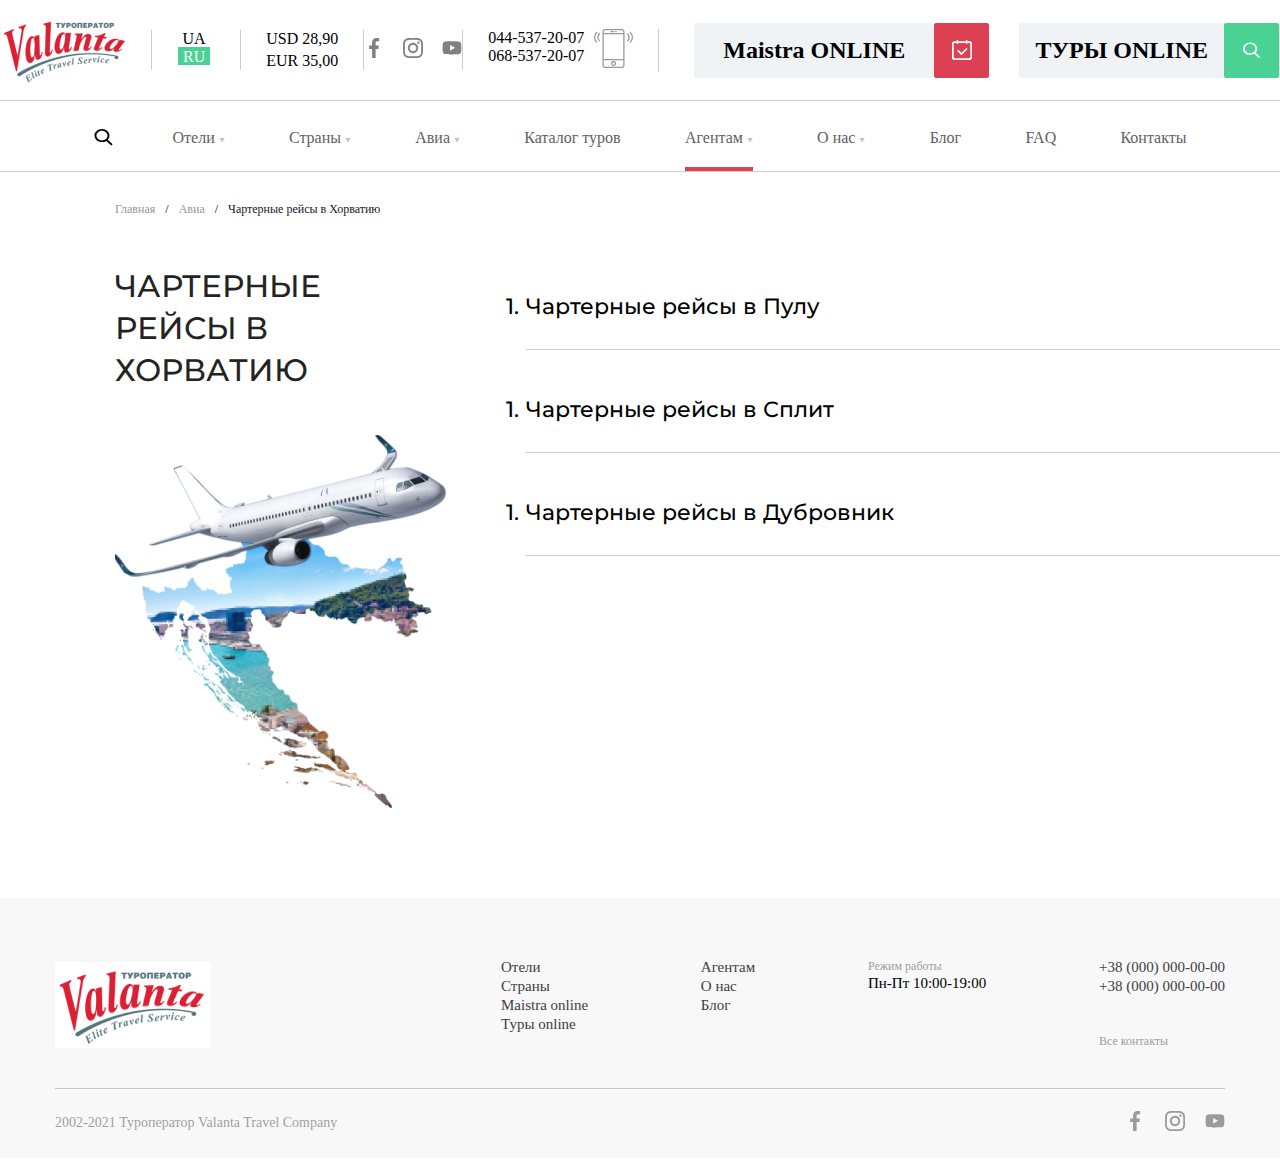
<file: agent/agent.html>
<!DOCTYPE html>
<html lang="en">
<head>
    <meta charset="UTF-8">
    <meta http-equiv="X-UA-Compatible" content="IE=edge">
    <meta name="viewport" content="width=device-width, initial-scale=1.0">
    <title>Document</title>
    <link href="https://fonts.googleapis.com/css2?family=Montserrat&display=swap" rel="stylesheet">
    <link rel="stylesheet" href="./css/agent.css">
</head>
<body>
    <div class="header">
        <div class="logo"></div>

        <div class="languages">
            <ul class="header-list">
                <li>
                    <a href="" class="ua">UA</a>
                </li>
                <li>
                    <a href="" class="ru">RU</a>
                </li>
            </ul>
        </div>
        <div class="blok-2">
            <p>USD 28,90</p>
            <p>EUR 35,00</p>
        </div>
        <div class="social-network">
            <ul class="social-list">
                <li>
                    <a href="">
                        <svg class="team-social-icon" width="20" height="20">
                            <use href="./img/header/social-network/icons.svg#icon-facebook "></use>
                        </svg>
                    </a>
                </li>
                <li>
                    <a href="">
                        <svg class="team-social-icon" width="20" height="20">
                            <use href="./img/header/social-network/icons.svg#icon-instagram "></use>
                        </svg>
                    </a>
                </li>
                <li>
                    <a href="">
                        <svg class="team-social-icon" width="20" height="20">
                            <use href="./img/header/social-network/icons.svg#icon-YouTube "></use>
                        </svg>
                    </a>
                </li>
            </ul>
        </div>
        <div class="telephone">
            <div>
                <p><a href="tel:0445372007">044-537-20-07</a></p>
                <p><a href="tel:0685372007">068-537-20-07</a></p>
            </div>
            <div>
                <svg class="team-social-icon" width="39" height="39">
                    <use href="./img/header/social-network/icons.svg#icon-smartphone"></use>
                </svg>
            </div>
        </div>
        <div class="online">
            <div class="Maistra-ONLINE">
                <h2>Maistra ONLINE</h2>
            </div>
            <div class="read">
                <svg class="team-social-icon" width="20" height="20">
                    <use href="./img/header/social-network/icons.svg#icon-book"></use>
                </svg>
            </div>
            <div class="TOURS-ONLINE">
                <h2>ТУРЫ ONLINE</h2>
            </div>
            <div class="green">
                <svg class="team-social-icon" width="19" height="17">
                    <use href="./img/header/social-network/icons.svg#icon-magnifier"></use>
                </svg>
            </div>
        </div>
    </div>

    <div class="heder-line"></div>

    <div class="sub-header">
        <div class="content">
            <div class="sub-content">
                <div class="magnifier">
                    <svg class="team-social-icon" width="19" height="17">
                        <use href="./img/sub-header/icons-2.svg#icon-magnifier-black" use>
                    </svg>
                </div>
                <ul class="sub-header-list">
                    <li>
                        <a href="../index.html">Отели</a>
                        <svg class="team-social-icon" width="6" height="6">
                            <use href="./img/sub-header/icons-2.svg#icon-arrow" use>
                        </svg>
                    </li>
                    <li>
                        <a href="">Страны</a>
                        <svg class="team-social-icon" width="6" height="6">
                            <use href="./img/sub-header/icons-2.svg#icon-arrow" use>
                        </svg>
                    </li>
                    <li>
                        <a href="../avia/avia.html">Авиа</a>
                        <svg class="team-social-icon" width="6" height="6">
                            <use href="./img/sub-header/icons-2.svg#icon-arrow" use>
                        </svg>
                    </li>
                    <li>
                        <a href="">Каталог туров</a>
                    </li>
                    <li class="agent">
                        <a href="">Агентам</a>
                        <svg class="team-social-icon" width="6" height="6">
                            <use href="./img/sub-header/icons-2.svg#icon-arrow" use>
                        </svg>
                    </li>
                    <li>
                        <a href="">О нас</a>
                        <svg class="team-social-icon" width="6" height="6">
                            <use href="./img/sub-header/icons-2.svg#icon-arrow" use>
                        </svg>
                    </li>
                    <li>
                        <a href="">Блог</a>
                    </li>
                    <li>
                        <a href="../FAQ/FAQ.html">FAQ</a>
                    </li>
                    <li>
                        <a href="../contact/contact.html">Контакты</a>
                    </li>
                </ul>
           </div> 
       </div>
    </div>

    <div class="heder-line"></div>

    <ul class="switch">
        <li><a href="../index.html">Главная</a></li>
        <li>/</li>
        <li><a href="">Авиа</a></li>
        <li>/</li>
        <li><a href="" class="switch-faq">Чартерные рейсы в Хорватию</a></li>

    </ul>

    <div class="center">
        <div class="titl">
            <h2>Чартерные рейсы 
                в Хорватию</h2>
             
            <div class="titl__img">
                <img src="./img/center/title/airplane.png" alt="">
            </div>    
        </div>

        <ul  class="list">
            <li class="block-item">
                <div class="block-title">Чартерные рейсы в Пулу
                    <svg class="block-social-icon" width="7" height="25">
                        <use href="img/center/list/icon.svg#icon-Vector"></use>
                    </svg>
                </div>
                <div class="block-text">
                    <p>В 2021 году чартерная программа в Хорватию будет представлена следующими рейсами:</p>
                    <h3 class="text__title">Киев-Пула-Киев, авиакомпания Роза Ветров</h3>
                    <ul class="taxt__list">
                        <li>
                            <p>с 12.06.2021 по 25.09.2021 по субботам, борт А321</p>
                        </li>
                        <li>
                            <p>с 22.06.2021 по 07.09.2021 по вторникам, борт А321</p>
                        </li>
                        <li>
                            <p>с 24.06.2021 по 02.09.2021 по четвергам, борт Е145</p>
                        </li>
                    </ul>
                    <div class="schedule">
                        <h3 class="schedule__title">Расписание:</h3>
                        <p>7W771 Киев-Пула KBP-PUY 12:10-13:35</p>
                        <div class="block__line"></div>
                        <p>7W772 Пула-Киев PUY-KBP 14:35-17:50</p>

                    </div>
                    <div class="vip">
                        <h3 class="vip__title">VIP сервис в аэропорту Пула</h3>
                        <p class="vip__teaxt">
                            VIP fast track – 50€ для 1-4 чел <br>
                            Baggage man – 50€ для 1-4 чел <br>
                            VIP Salon – 150€ за 2 часа. Еда и напитки не включены в стоимость. <br>
                            Трансфер самолет-аэропорт, аэропорт-самолет: 40€ за машину <br> для 1-4 чел в одну сторону
                        </p>
                    </div>
                    <div class="conteiner__button">
                    <a href="" class="tours">Туры в Хорватии</a>
                    <a href="" class="buy-online">Купить онлайн</a>
                    </div>
                </div>
            </li>

            <li class="block-item-two">
                <div class="block-title-two">Чартерные рейсы в Сплит 
                    <svg class="block-social-icon-two" width="7" height="25">
                        <use href="img/center/list/icon.svg#icon-Vector"></use>
                    </svg>
                </div>
                <div class="block-text-two">
                    <p>В 2021 году чартерная программа в Хорватию будет представлена следующими рейсами:</p>
                    <h3 class="text__title">Киев-Пула-Киев, авиакомпания Роза Ветров</h3>
                    <ul class="taxt__list">
                        <li>
                            <p>с 12.06.2021 по 25.09.2021 по субботам, борт А321</p>
                        </li>
                        <li>
                            <p>с 22.06.2021 по 07.09.2021 по вторникам, борт А321</p>
                        </li>
                        <li>
                            <p>с 24.06.2021 по 02.09.2021 по четвергам, борт Е145</p>
                        </li>
                    </ul>
                    <div class="schedule">
                        <h3 class="schedule__title">Расписание:</h3>
                        <p>7W771 Киев-Пула KBP-PUY 12:10-13:35</p>
                        <div class="block__line"></div>
                        <p>7W772 Пула-Киев PUY-KBP 14:35-17:50</p>

                    </div>
                    <div class="vip">
                        <h3 class="vip__title">VIP сервис в аэропорту Пула</h3>
                        <p class="vip__teaxt">
                            VIP fast track – 50€ для 1-4 чел <br>
                            Baggage man – 50€ для 1-4 чел <br>
                            VIP Salon – 150€ за 2 часа. Еда и напитки не включены в стоимость. <br>
                            Трансфер самолет-аэропорт, аэропорт-самолет: 40€ за машину <br> для 1-4 чел в одну сторону
                        </p>
                    </div>
                    <div class="conteiner__button">
                    <a href="" class="tours">Туры в Хорватии</a>
                    <a href="" class="buy-online">Купить онлайн</a>
                    </div>
                </div>
            </li>
            
            <li class="block-item-three">
                <div class="block-title-three">Чартерные рейсы в Дубровник 
                    <svg class="block-social-icon-three" width="7" height="25">
                        <use href="img/center/list/icon.svg#icon-Vector"></use>
                    </svg>
                </div>
                <div class="block-text-three">
                    <p>В 2021 году чартерная программа в Хорватию будет представлена следующими рейсами:</p>
                    <h3 class="text__title">Киев-Пула-Киев, авиакомпания Роза Ветров</h3>
                    <ul class="taxt__list">
                        <li>
                            <p>с 12.06.2021 по 25.09.2021 по субботам, борт А321</p>
                        </li>
                        <li>
                            <p>с 22.06.2021 по 07.09.2021 по вторникам, борт А321</p>
                        </li>
                        <li>
                            <p>с 24.06.2021 по 02.09.2021 по четвергам, борт Е145</p>
                        </li>
                    </ul>
                    <div class="schedule">
                        <h3 class="schedule__title">Расписание:</h3>
                        <p>7W771 Киев-Пула KBP-PUY 12:10-13:35</p>
                        <div class="block__line"></div>
                        <p>7W772 Пула-Киев PUY-KBP 14:35-17:50</p>

                    </div>
                    <div class="vip">
                        <h3 class="vip__title">VIP сервис в аэропорту Пула</h3>
                        <p class="vip__teaxt">
                            VIP fast track – 50€ для 1-4 чел <br>
                            Baggage man – 50€ для 1-4 чел <br>
                            VIP Salon – 150€ за 2 часа. Еда и напитки не включены в стоимость. <br>
                            Трансфер самолет-аэропорт, аэропорт-самолет: 40€ за машину <br> для 1-4 чел в одну сторону
                        </p>
                    </div>
                    <div class="conteiner__button">
                    <a href="" class="tours">Туры в Хорватии</a>
                    <a href="" class="buy-online">Купить онлайн</a>
                    </div>
                </div>
            </li>
        </ul>

    </div>

    <div class="footer">
        <div class="footer-infomatin">
            <div class="footer-logo"></div>
            <div class="footer-contact">
                <ul class="contact-left">
                    <li><a href="../index.html">Отели</a></li>
                    <li><a href="">Страны</a></li>
                    <li><a href="">Maistra online</a></li>
                    <li><a href="">Туры online</a></li>
                </ul>

                <ul class="contact-right">
                    <li><a href="">Агентам</a></li>
                    <li><a href="">О нас</a></li>
                    <li><a href="">Блог</a></li>
                </ul>
                <div class="work-mode">
                    <h3>Режим работы</h3>
                    <p>Пн-Пт 10:00-19:00</p>
                </div>
                <div class="all-contacts">
                    <a href="tel:+38 (000) 000-00-00">+38 (000) 000-00-00</a>
                    <a href="tel:+38 (000) 000-00-00">+38 (000) 000-00-00</a>
                    <h3>Все контакты</h3>
                </div>
            </div>
        </div>
        <div class="sub-footer-infomatin">
            <p>2002-2021 Туроператор Valanta Travel Company</p>
            <ul class="footer-social-list">
                <li>
                    <a href="">
                        <svg class="team-social-icon" width="20" height="20">
                            <use href="./img/header/social-network/icons.svg#icon-facebook "></use>
                        </svg>
                    </a>
                </li>
                <li>
                    <a href="">
                        <svg class="team-social-icon" width="20" height="20">
                            <use href="./img/header/social-network/icons.svg#icon-instagram "></use>
                        </svg>
                    </a>
                </li>
                <li>
                    <a href="">
                        <svg class="team-social-icon" width="20" height="20">
                            <use href="./img/header/social-network/icons.svg#icon-YouTube "></use>
                        </svg>
                    </a>
                </li>
            </ul>
        </div>
    </div>



    <script src="https://code.jquery.com/jquery-3.6.0.min.js"></script>
    <!-- Подлючение слайдера Slick -->
    <script src="./js/slick.min.js"></script>
    <!-- Подключаем файл скриптов-->
    <script src="./js/agent.js"></script>
</body>
</html>
</file>
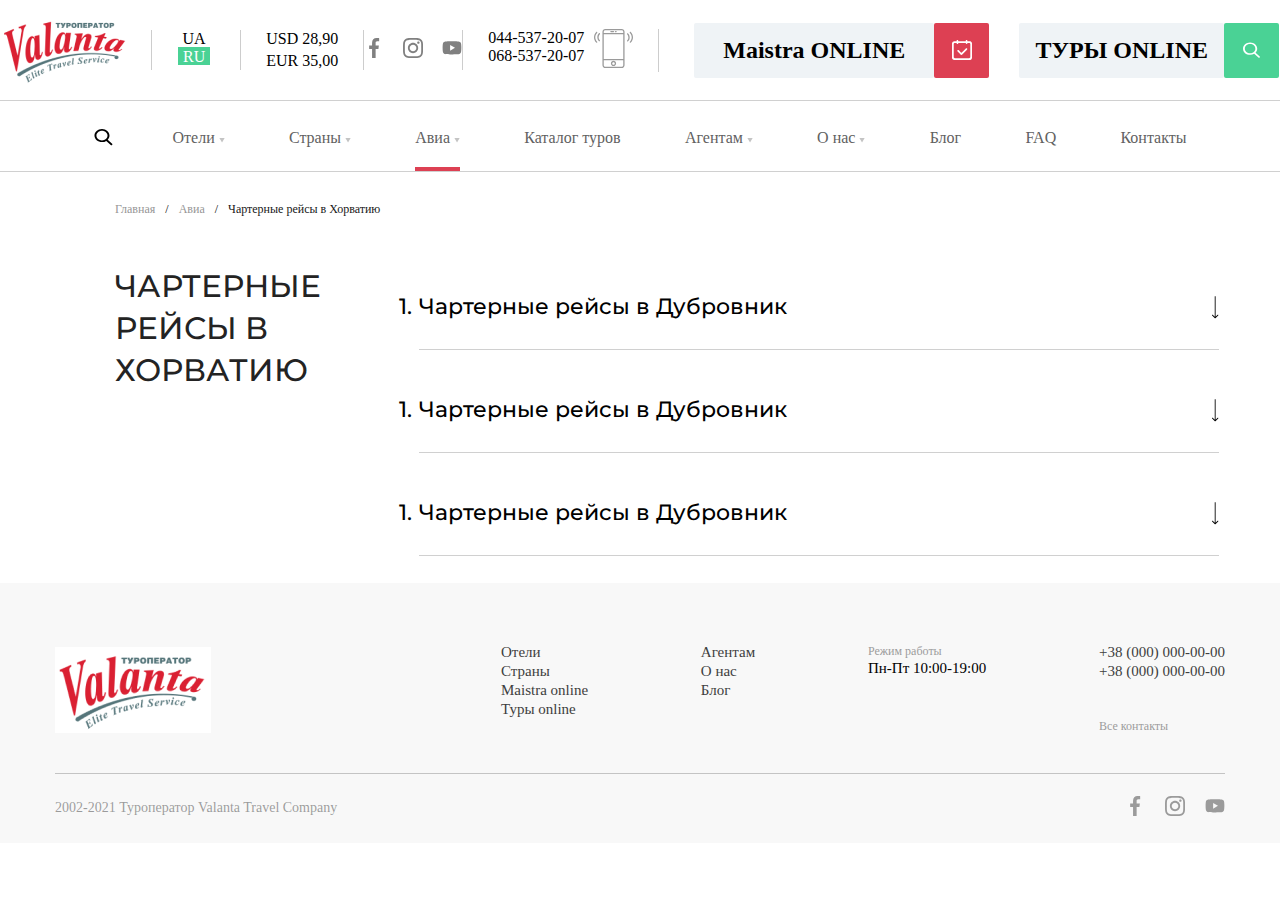
<file: avia/avia.html>
<!DOCTYPE html>
<html lang="en">
<head>
    <meta charset="UTF-8">
    <meta http-equiv="X-UA-Compatible" content="IE=edge">
    <meta name="viewport" content="width=device-width, initial-scale=1.0">
    <title>Document</title>
    <link rel="stylesheet" href="./css/avia.css">
    <link href="https://fonts.googleapis.com/css2?family=Montserrat&display=swap" rel="stylesheet">
</head>
<body>
    <div class="header">
        <div class="logo"></div>

        <div class="languages">
            <ul class="header-list">
                <li>
                    <a href="" class="ua">UA</a>
                </li>
                <li>
                    <a href="" class="ru">RU</a>
                </li>
            </ul>
        </div>
        <div class="blok-2">
            <p>USD 28,90</p>
            <p>EUR 35,00</p>
        </div>
        <div class="social-network">
            <ul class="social-list">
                <li>
                    <a href="">
                        <svg class="team-social-icon" width="20" height="20">
                            <use href="./img/header/social-network/icons.svg#icon-facebook "></use>
                        </svg>
                    </a>
                </li>
                <li>
                    <a href="">
                        <svg class="team-social-icon" width="20" height="20">
                            <use href="./img/header/social-network/icons.svg#icon-instagram "></use>
                        </svg>
                    </a>
                </li>
                <li>
                    <a href="">
                        <svg class="team-social-icon" width="20" height="20">
                            <use href="./img/header/social-network/icons.svg#icon-YouTube "></use>
                        </svg>
                    </a>
                </li>
            </ul>
        </div>
        <div class="telephone">
            <div>
                <p><a href="tel:0445372007">044-537-20-07</a></p>
                <p><a href="tel:0685372007">068-537-20-07</a></p>
            </div>
            <div>
                <svg class="team-social-icon" width="39" height="39">
                    <use href="./img/header/social-network/icons.svg#icon-smartphone"></use>
                </svg>
            </div>
        </div>
        <div class="online">
            <div class="Maistra-ONLINE">
                <h2>Maistra ONLINE</h2>
            </div>
            <div class="read">
                <svg class="team-social-icon" width="20" height="20">
                    <use href="./img/header/social-network/icons.svg#icon-book"></use>
                </svg>
            </div>
            <div class="TOURS-ONLINE">
                <h2>ТУРЫ ONLINE</h2>
            </div>
            <div class="green">
                <svg class="team-social-icon" width="19" height="17">
                    <use href="./img/header/social-network/icons.svg#icon-magnifier"></use>
                </svg>
            </div>
        </div>
    </div>

    <div class="heder-line"></div>

    <div class="sub-header">
        <div class="content">
            <div class="sub-content">
                <div class="magnifier">
                    <svg class="team-social-icon" width="19" height="17">
                        <use href="./img/sub-header/icons-2.svg#icon-magnifier-black" use>
                    </svg>
                </div>
                <ul class="sub-header-list">
                    <li>
                        <a href="../index.html">Отели</a>
                        <svg class="team-social-icon" width="6" height="6">
                            <use href="./img/sub-header/icons-2.svg#icon-arrow" use>
                        </svg>
                    </li>
                    <li>
                        <a href="">Страны</a>
                        <svg class="team-social-icon" width="6" height="6">
                            <use href="./img/sub-header/icons-2.svg#icon-arrow" use>
                        </svg>
                    </li>
                    <li class="avia">
                        <a href="">Авиа</a>
                        <svg class="team-social-icon" width="6" height="6">
                            <use href="./img/sub-header/icons-2.svg#icon-arrow" use>
                        </svg>
                    </li>
                    <li>
                        <a href="">Каталог туров</a>
                    </li>
                    <li>
                        <a href="../agent/agent.html">Агентам</a>
                        <svg class="team-social-icon" width="6" height="6">
                            <use href="./img/sub-header/icons-2.svg#icon-arrow" use>
                        </svg>
                    </li>
                    <li>
                        <a href="">О нас</a>
                        <svg class="team-social-icon" width="6" height="6">
                            <use href="./img/sub-header/icons-2.svg#icon-arrow" use>
                        </svg>
                    </li>
                    <li>
                        <a href="">Блог</a>
                    </li>
                    <li>
                        <a href="../FAQ/FAQ.html">FAQ</a>
                    </li>
                    <li>
                        <a href="../contact/contact.html">Контакты</a>
                    </li>
                </ul>
           </div> 
       </div>
    </div>

    <div class="heder-line"></div>

    <ul class="switch">
        <li><a href="../index.html">Главная</a></li>
        <li>/</li>
        <li><a href="">Авиа</a></li>
        <li>/</li>
        <li><a href="" class="switch-faq">Чартерные рейсы в Хорватию</a></li>

    </ul>

    <div class="center">
        <div class="titl">
            <h2>Чартерные рейсы 
                в Хорватию</h2>
        </div>

        <ul  class="list">
            <li class="block-item">
                <div class="block-title">Чартерные рейсы в Дубровник
                    <svg class="block-social-icon" width="7" height="25">
                        <use href="img/center/list/icon.svg#icon-Vector"></use>
                    </svg>
                </div>
                <div class="block-text">Lorem ipsum dolor sit amet, consectetur adipiscing elit, sed do eiusmod tempor
                        incididunt ut labore et dolore magna aliqua. Ut enim ad minim veniam, quis nostrud
                        exercitation ullamco laboris nisi ut aliquip ex ea commodo consequat.
                </div>
            </li>
            <li class="block-item-two">
                <div class="block-title-two">Чартерные рейсы в Дубровник 
                    <svg class="block-social-icon-two" width="7" height="25">
                        <use href="img/center/list/icon.svg#icon-Vector"></use>
                    </svg>
                </div>
                <div class="block-text-two">Lorem ipsum dolor sit amet, consectetur adipiscing elit, sed do eiusmod tempor
                        incididunt ut labore et dolore magna aliqua. Ut enim ad minim veniam, quis nostrud
                        exercitation ullamco laboris nisi ut aliquip ex ea commodo consequat.
                </div>
            </li>
            <li class="block-item-three">
                <div class="block-title-three">Чартерные рейсы в Дубровник 
                    <svg class="block-social-icon-three" width="7" height="25">
                        <use href="img/center/list/icon.svg#icon-Vector"></use>
                    </svg>
                </div>
                <div class="block-text-three">Lorem ipsum dolor sit amet, consectetur adipiscing elit, sed do eiusmod tempor
                        incididunt ut labore et dolore magna aliqua. Ut enim ad minim veniam, quis nostrud
                        exercitation ullamco laboris nisi ut aliquip ex ea commodo consequat.
                </div>
            </li>
        </ul>

    </div>

    <div class="footer">
        <div class="footer-infomatin">
            <div class="footer-logo"></div>
            <div class="footer-contact">
                <ul class="contact-left">
                    <li><a href="../index.html">Отели</a></li>
                    <li><a href="">Страны</a></li>
                    <li><a href="">Maistra online</a></li>
                    <li><a href="">Туры online</a></li>
                </ul>

                <ul class="contact-right">
                    <li><a href="">Агентам</a></li>
                    <li><a href="">О нас</a></li>
                    <li><a href="">Блог</a></li>
                </ul>
                <div class="work-mode">
                    <h3>Режим работы</h3>
                    <p>Пн-Пт 10:00-19:00</p>
                </div>
                <div class="all-contacts">
                    <a href="tel:+38 (000) 000-00-00">+38 (000) 000-00-00</a>
                    <a href="tel:+38 (000) 000-00-00">+38 (000) 000-00-00</a>
                    <h3>Все контакты</h3>
                </div>
            </div>
        </div>
        <div class="sub-footer-infomatin">
            <p>2002-2021 Туроператор Valanta Travel Company</p>
            <ul class="footer-social-list">
                <li>
                    <a href="">
                        <svg class="team-social-icon" width="20" height="20">
                            <use href="./img/header/social-network/icons.svg#icon-facebook "></use>
                        </svg>
                    </a>
                </li>
                <li>
                    <a href="">
                        <svg class="team-social-icon" width="20" height="20">
                            <use href="./img/header/social-network/icons.svg#icon-instagram "></use>
                        </svg>
                    </a>
                </li>
                <li>
                    <a href="">
                        <svg class="team-social-icon" width="20" height="20">
                            <use href="./img/header/social-network/icons.svg#icon-YouTube "></use>
                        </svg>
                    </a>
                </li>
            </ul>
        </div>
    </div>

    <script src="https://code.jquery.com/jquery-3.6.0.min.js"></script>
    <!-- Подлючение слайдера Slick -->
    <script src="./js/slick.min.js"></script>
    <!-- Подключаем файл скриптов-->
    <script src="./js/avia.js"></script>  
</body>
</html>
</file>
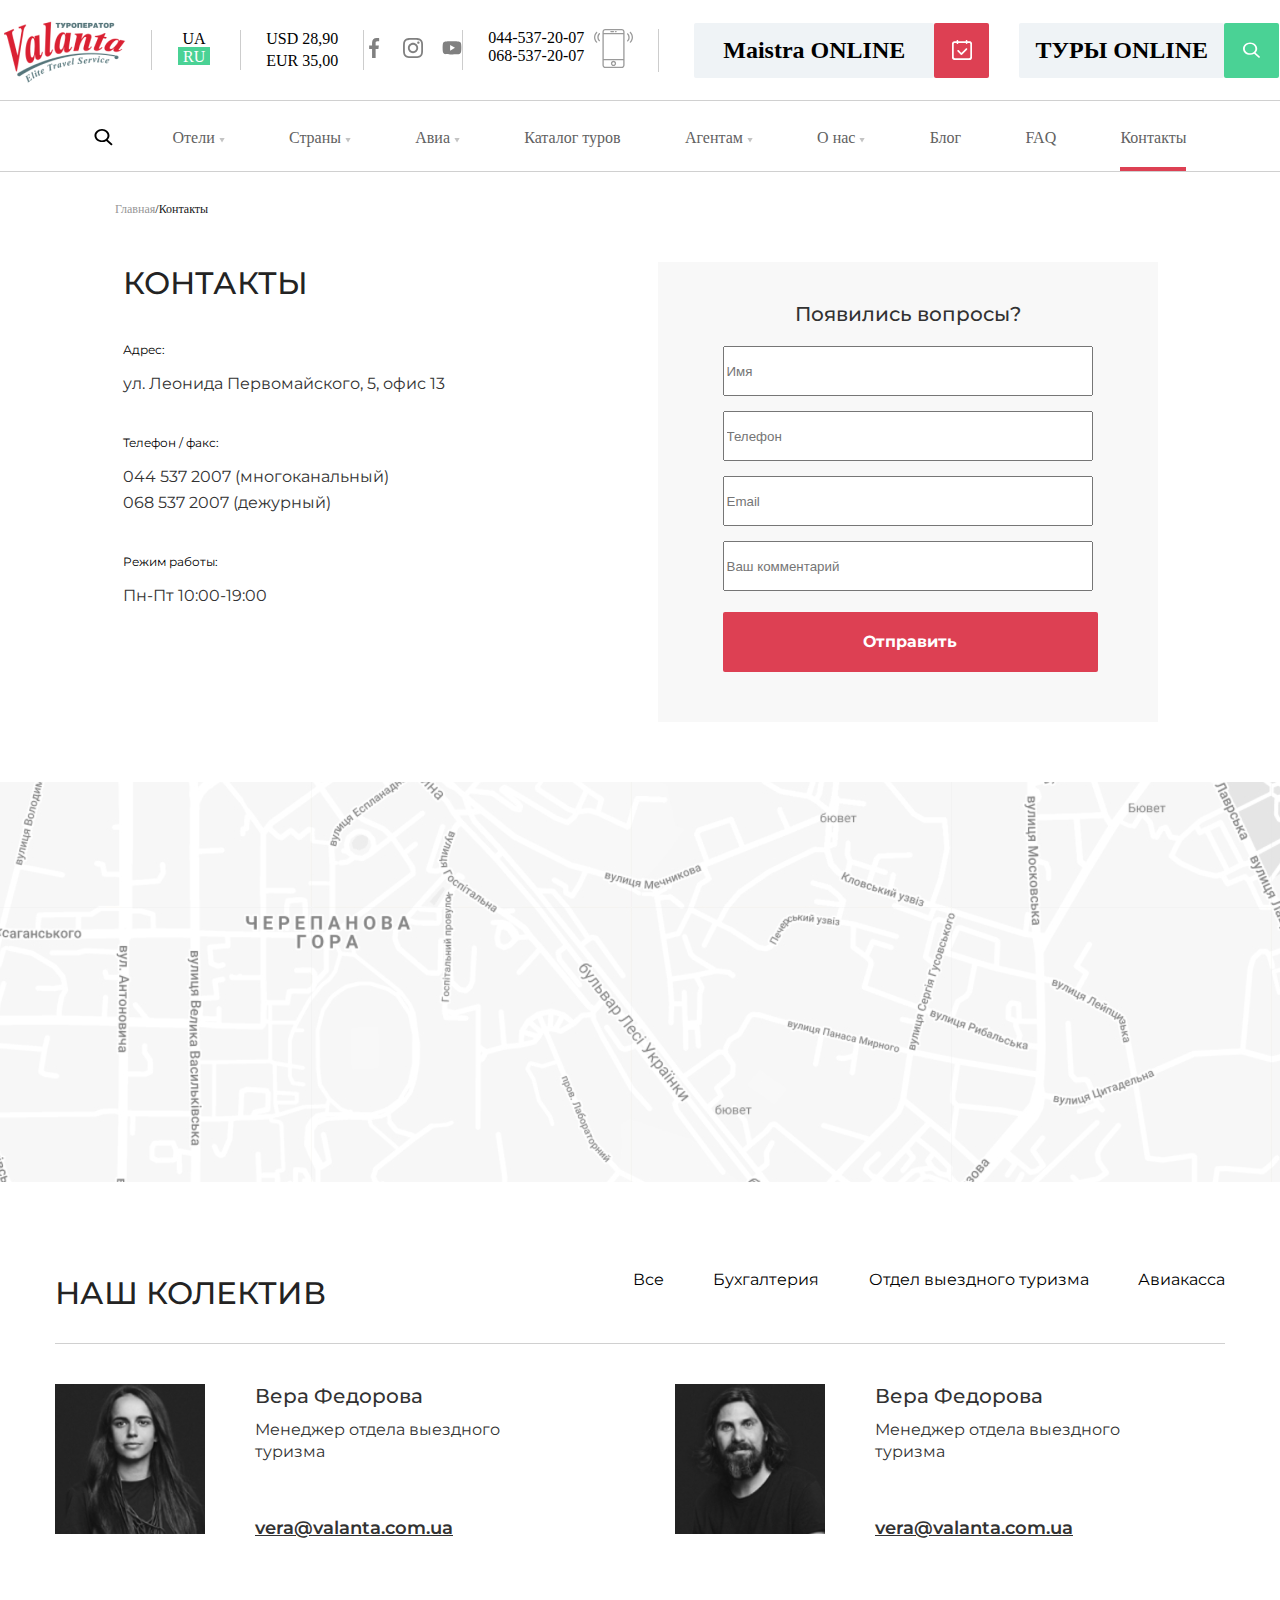
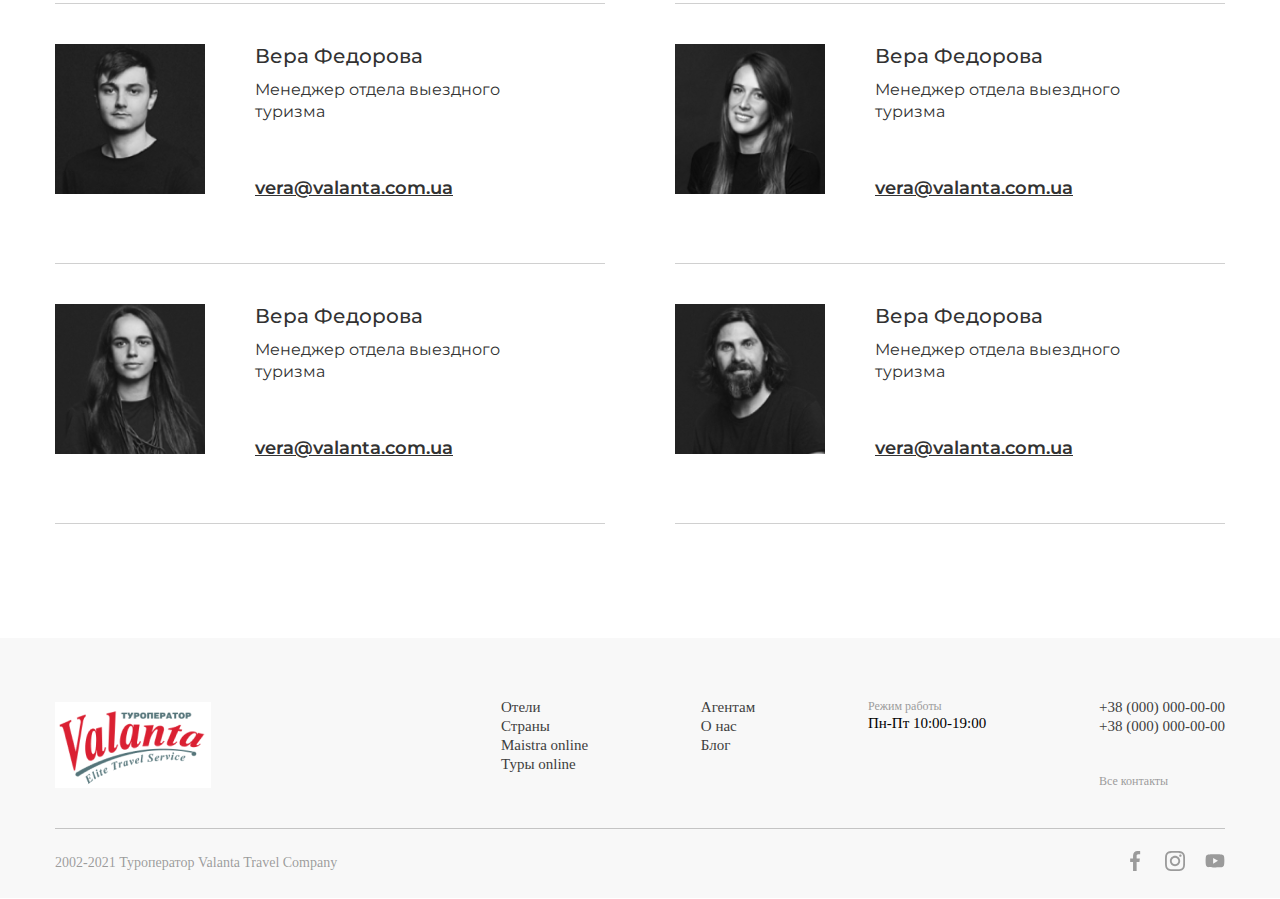
<file: contact/contact.html>
<!DOCTYPE html>
<html lang="en">
<head>
    <meta charset="UTF-8">
    <meta http-equiv="X-UA-Compatible" content="IE=edge">
    <meta name="viewport" content="width=device-width, initial-scale=1.0">
    <title>Document</title>
    <link rel="stylesheet" href="./style/contact.css">
    <link href="https://fonts.googleapis.com/css2?family=Montserrat&display=swap" rel="stylesheet">
</head>
<body>
    <div class="header">
        <div class="logo"></div>

        <div class="languages">
            <ul class="header-list">
                <li>
                    <a href="" class="ua">UA</a>
                </li>
                <li>
                    <a href="" class="ru">RU</a>
                </li>
            </ul>
        </div>
        <div class="blok-2">
            <p>USD 28,90</p>
            <p>EUR 35,00</p>
        </div>
        <div class="social-network">
            <ul class="social-list">
                <li>
                    <a href="">
                        <svg class="team-social-icon" width="20" height="20">
                            <use href="./img/header/social-network/icons.svg#icon-facebook "></use>
                        </svg>
                    </a>
                </li>
                <li>
                    <a href="">
                        <svg class="team-social-icon" width="20" height="20">
                            <use href="./img/header/social-network/icons.svg#icon-instagram "></use>
                        </svg>
                    </a>
                </li>
                <li>
                    <a href="">
                        <svg class="team-social-icon" width="20" height="20">
                            <use href="./img/header/social-network/icons.svg#icon-YouTube "></use>
                        </svg>
                    </a>
                </li>
            </ul>
        </div>
        <div class="telephone">
            <div>
                <p><a href="tel:0445372007">044-537-20-07</a></p>
                <p><a href="tel:0685372007">068-537-20-07</a></p>
            </div>
            <div>
                <svg class="team-social-icon" width="39" height="39">
                    <use href="./img/header/social-network/icons.svg#icon-smartphone"></use>
                </svg>
            </div>
        </div>
        <div class="online">
            <div class="Maistra-ONLINE">
                <h2>Maistra ONLINE</h2>
            </div>
            <div class="read">
                <svg class="team-social-icon" width="20" height="20">
                    <use href="./img/header/social-network/icons.svg#icon-book"></use>
                </svg>
            </div>
            <div class="TOURS-ONLINE">
                <h2>ТУРЫ ONLINE</h2>
            </div>
            <div class="green">
                <svg class="team-social-icon" width="19" height="17">
                    <use href="./img/header/social-network/icons.svg#icon-magnifier"></use>
                </svg>
            </div>
        </div>
    </div>

    <div class="heder-line"></div>

    <div class="sub-header">
        <div class="content">
            <div class="sub-content">
                <div class="magnifier">
                    <svg class="team-social-icon" width="19" height="17">
                        <use href="./img/sub-header/icons-2.svg#icon-magnifier-black" use>
                    </svg>
                </div>
                <ul class="sub-header-list">
                    <li>
                        <a href="../index.html">Отели</a>
                        <svg class="team-social-icon" width="6" height="6">
                            <use href="./img/sub-header/icons-2.svg#icon-arrow" use>
                        </svg>
                    </li>
                    <li>
                        <a href="">Страны</a>
                        <svg class="team-social-icon" width="6" height="6">
                            <use href="./img/sub-header/icons-2.svg#icon-arrow" use>
                        </svg>
                    </li>
                    <li>
                        <a href="../avia/avia.html">Авиа</a>
                        <svg class="team-social-icon" width="6" height="6">
                            <use href="./img/sub-header/icons-2.svg#icon-arrow" use>
                        </svg>
                    </li>
                    <li>
                        <a href="">Каталог туров</a>
                    </li>
                    <li>
                        <a href="../agent/agent.html">Агентам</a>
                        <svg class="team-social-icon" width="6" height="6">
                            <use href="./img/sub-header/icons-2.svg#icon-arrow" use>
                        </svg>
                    </li>
                    <li>
                        <a href="">О нас</a>
                        <svg class="team-social-icon" width="6" height="6">
                            <use href="./img/sub-header/icons-2.svg#icon-arrow" use>
                        </svg>
                    </li>
                    <li>
                        <a href="">Блог</a>
                    </li>
                    <li>
                        <a href="../FAQ/FAQ.html">FAQ</a>
                    </li>
                    <li class="contact">
                        <a href="#">Контакты</a>
                    </li>
                </ul>
           </div> 
       </div>
    </div>

    <div class="heder-line"></div>

    <ul class="switch">
        <li><a href="../index.html">Главная</a></li>
        <li>/</li>
        <li><a href="#" class="switch-contact">Контакты</a></li>
    </ul>

    <div class="informatin-list">
        <div class="information-contacts">
            <h2>контакты</h2>
            <p>Адрес:</p>
            <h3>ул. Леонида Первомайского, 5, офис 13</h3>
            <P>Телефон / факс:</P>
            <h3>044 537 2007 (многоканальный)</h3>
            <h3>068 537 2007 (дежурный)</h3>
            <P>Режим работы:</P>
            <h3>Пн-Пт 10:00-19:00</h3>
        </div>
        <div class="questions">
            <div>
                <h2>Появились вопросы?</h2>
                <input type="text" placeholder="Имя" class="name">
                <input type="tel" placeholder="Телефон" class="sub-name">
                <input type="email" placeholder="Email" class="sub-name">
                <input type="text" placeholder="Ваш комментарий" class="sub-name">
                <a href="#" class="button">Отправить</a>  
            </div>
        </div>
    </div>

    <div class="map">

    </div>

    <div class="team"> 
        <div class="team-header">
            <h2>наш колектив</h2>
            <ul>
                <li><a href="">Все</a></li>
                <li><a href="">Бухгалтерия</a></li>
                <li><a href="">Отдел выездного туризма</a></li>
                <li><a href="">Авиакасса</a></li>
            </ul>
        </div>

        <div class="team-card">
            <div class="card">
                <div class="team-img woman-1"></div>
                <div class="card-teaxt">
                    <h3>Вера Федорова</h3>
                    <p>Менеджер отдела выездного туризма</p>
                    <a href="">vera@valanta.com.ua</a>

                </div>
            </div>
            <div class="card">
                <div class="team-img men-1"></div>
                <div class="card-teaxt">
                    <h3>Вера Федорова</h3>
                    <p>Менеджер отдела выездного туризма</p>
                    <a href="">vera@valanta.com.ua</a>

                </div>
            </div>
            <div class="card">
                <div class="team-img men-2"></div>
                <div class="card-teaxt">
                    <h3>Вера Федорова</h3>
                    <p>Менеджер отдела выездного туризма</p>
                    <a href="">vera@valanta.com.ua</a>

                </div>
            </div>
            <div class="card">
                <div class="team-img woman-2"></div>
                <div class="card-teaxt">
                    <h3>Вера Федорова</h3>
                    <p>Менеджер отдела выездного туризма</p>
                    <a href="">vera@valanta.com.ua</a>

                </div>
            </div>
            <div class="card">
                <div class="team-img woman-1"></div>
                <div class="card-teaxt">
                    <h3>Вера Федорова</h3>
                    <p>Менеджер отдела выездного туризма</p>
                    <a href="">vera@valanta.com.ua</a>

                </div>
            </div>
            <div class="card">
                <div class="team-img men-1"></div>
                <div class="card-teaxt">
                    <h3>Вера Федорова</h3>
                    <p>Менеджер отдела выездного туризма</p>
                    <a href="">vera@valanta.com.ua</a>

                </div>
            </div>
        </div>
    </div>


    <div class="footer">
        <div class="footer-infomatin">
            <div class="footer-logo"></div>
            <div class="footer-contact">
                <ul class="contact-left">
                    <li><a href="../index.html">Отели</a></li>
                    <li><a href="">Страны</a></li>
                    <li><a href="">Maistra online</a></li>
                    <li><a href="">Туры online</a></li>
                </ul>

                <ul class="contact-right">
                    <li><a href="">Агентам</a></li>
                    <li><a href="">О нас</a></li>
                    <li><a href="">Блог</a></li>
                </ul>
                <div class="work-mode">
                    <h3>Режим работы</h3>
                    <p>Пн-Пт 10:00-19:00</p>
                </div>
                <div class="all-contacts">
                    <a href="tel:+38 (000) 000-00-00">+38 (000) 000-00-00</a>
                    <a href="tel:+38 (000) 000-00-00">+38 (000) 000-00-00</a>
                    <h3>Все контакты</h3>
                </div>
            </div>
        </div>
        <div class="sub-footer-infomatin">
            <p>2002-2021 Туроператор Valanta Travel Company</p>
            <ul class="footer-social-list">
                <li>
                    <a href="">
                        <svg class="team-social-icon" width="20" height="20">
                            <use href="./img/header/social-network/icons.svg#icon-facebook "></use>
                        </svg>
                    </a>
                </li>
                <li>
                    <a href="">
                        <svg class="team-social-icon" width="20" height="20">
                            <use href="./img/header/social-network/icons.svg#icon-instagram "></use>
                        </svg>
                    </a>
                </li>
                <li>
                    <a href="">
                        <svg class="team-social-icon" width="20" height="20">
                            <use href="./img/header/social-network/icons.svg#icon-YouTube "></use>
                        </svg>
                    </a>
                </li>
            </ul>
        </div>
    </div>
    
    
</body>
</html>
</file>
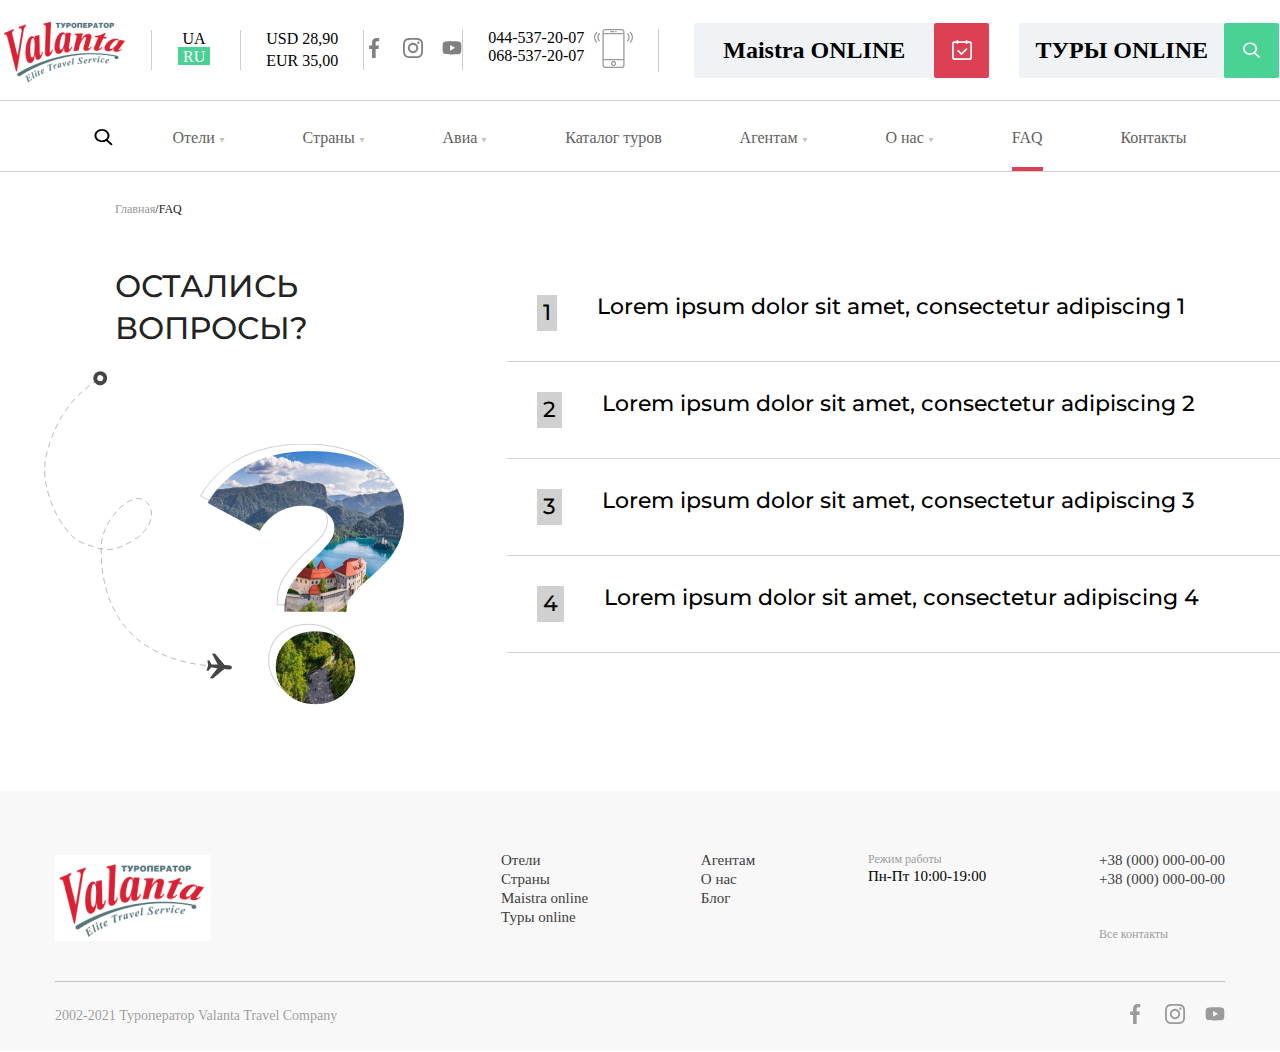
<file: FAQ/FAQ.html>
<!DOCTYPE html>
<html lang="en">
<head>
    <meta charset="UTF-8">
    <meta http-equiv="X-UA-Compatible" content="IE=edge">
    <meta name="viewport" content="width=device-width, initial-scale=1.0">
    <title>Document</title>
    <link rel="stylesheet" href="./style/FAQ.css">
    <link href="https://fonts.googleapis.com/css2?family=Montserrat&display=swap" rel="stylesheet">
</head>
<body>
    <div class="header">
        <div class="logo"></div>

        <div class="languages">
            <ul class="header-list">
                <li>
                    <a href="" class="ua">UA</a>
                </li>
                <li>
                    <a href="" class="ru">RU</a>
                </li>
            </ul>
        </div>
        <div class="blok-2">
            <p>USD 28,90</p>
            <p>EUR 35,00</p>
        </div>
        <div class="social-network">
            <ul class="social-list">
                <li>
                    <a href="">
                        <svg class="team-social-icon" width="20" height="20">
                            <use href="./img/header/social-network/icons.svg#icon-facebook "></use>
                        </svg>
                    </a>
                </li>
                <li>
                    <a href="">
                        <svg class="team-social-icon" width="20" height="20">
                            <use href="./img/header/social-network/icons.svg#icon-instagram "></use>
                        </svg>
                    </a>
                </li>
                <li>
                    <a href="">
                        <svg class="team-social-icon" width="20" height="20">
                            <use href="./img/header/social-network/icons.svg#icon-YouTube "></use>
                        </svg>
                    </a>
                </li>
            </ul>
        </div>
        <div class="telephone">
            <div>
                <p><a href="tel:0445372007">044-537-20-07</a></p>
                <p><a href="tel:0685372007">068-537-20-07</a></p>
            </div>
            <div>
                <svg class="team-social-icon" width="39" height="39">
                    <use href="./img/header/social-network/icons.svg#icon-smartphone"></use>
                </svg>
            </div>
        </div>
        <div class="online">
            <div class="Maistra-ONLINE">
                <h2>Maistra ONLINE</h2>
            </div>
            <div class="read">
                <svg class="team-social-icon" width="20" height="20">
                    <use href="./img/header/social-network/icons.svg#icon-book"></use>
                </svg>
            </div>
            <div class="TOURS-ONLINE">
                <h2>ТУРЫ ONLINE</h2>
            </div>
            <div class="green">
                <svg class="team-social-icon" width="19" height="17">
                    <use href="./img/header/social-network/icons.svg#icon-magnifier"></use>
                </svg>
            </div>
        </div>
    </div>

    <div class="heder-line"></div>

    <div class="sub-header">
        <div class="content">
            <div class="sub-content">
                <div class="magnifier">
                    <svg class="team-social-icon" width="19" height="17">
                        <use href="./img/sub-header/icons-2.svg#icon-magnifier-black" use>
                    </svg>
                </div>
                <ul class="sub-header-list">
                    <li>
                        <a href="../index.html">Отели</a>
                        <svg class="team-social-icon" width="6" height="6">
                            <use href="./img/sub-header/icons-2.svg#icon-arrow" use>
                        </svg>
                    </li>
                    <li>
                        <a href="">Страны</a>
                        <svg class="team-social-icon" width="6" height="6">
                            <use href="./img/sub-header/icons-2.svg#icon-arrow" use>
                        </svg>
                    </li>
                    <li>
                        <a href="../avia/avia.html">Авиа</a>
                        <svg class="team-social-icon" width="6" height="6">
                            <use href="./img/sub-header/icons-2.svg#icon-arrow" use>
                        </svg>
                    </li>
                    <li>
                        <a href="">Каталог туров</a>
                    </li>
                    <li>
                        <a href="">Агентам</a>
                        <svg class="team-social-icon" width="6" height="6">
                            <use href="./img/sub-header/icons-2.svg#icon-arrow" use>
                        </svg>
                    </li>
                    <li>
                        <a href="">О нас</a>
                        <svg class="team-social-icon" width="6" height="6">
                            <use href="./img/sub-header/icons-2.svg#icon-arrow" use>
                        </svg>
                    </li>
                    <li class="faq">
                        <a href="../FAQ/FAQ.html">FAQ</a>
                    </li>
                    <li>
                        <a href="../contact/contact.html">Контакты</a>
                    </li>
                </ul>
           </div> 
       </div>
    </div>

    <div class="heder-line"></div>

    <ul class="switch">
        <li><a href="../index.html">Главная</a></li>
        <li>/</li>
        <li><a href="" class="switch-faq">FAQ</a></li>
    </ul>

    <div class="center">
        <div class="questions">
            <h2>остались вопросы?</h2>
            <div class="picture">
                <svg width="351" height="366" viewBox="0 0 351 366" fill="none" xmlns="http://www.w3.org/2000/svg">
                    <path opacity="0.5" d="M225.997 317.641C102.812 315.772 100.501 222.702 101.303 196.892C102.104 171.083 130.03 143.012 143.431 150.894C156.832 158.777 153.154 178.629 134.905 190.284C112.186 204.794 102.871 201.68 82.2732 193.763C61.6756 185.845 38.1253 138.276 46.2301 106.118C54.3349 73.9594 70.1221 47.9014 99.3873 29.6666" stroke="#767676" stroke-linejoin="round" stroke-dasharray="6 4"/>
                    <circle cx="100.233" cy="29.2371" r="7" transform="rotate(-66.3371 100.233 29.2371)" fill="#454545"/>
                    <circle cx="100.233" cy="29.2373" r="3" transform="rotate(-66.3371 100.233 29.2373)" fill="white"/>
                    <path d="M213.774 328.819L224.236 320.042L228.502 320.417C229.175 320.476 229.867 320.386 230.526 320.147L230.96 319.964C231.54 319.755 231.933 319.244 231.987 318.631C232.041 318.018 231.742 317.447 231.231 317.153L230.79 316.871C230.205 316.534 229.541 316.325 228.866 316.266L224.601 315.892L215.828 305.431C215.381 304.898 214.754 304.571 214.061 304.51L212.845 304.404C212.655 304.387 212.472 304.475 212.367 304.634C212.261 304.792 212.249 304.996 212.339 305.164L217.747 315.493C216.169 315.452 214.847 315.468 213.238 315.488L211.589 315.509L209.508 311.666C209.423 311.511 209.269 311.41 209.095 311.394L208.057 311.303C207.901 311.29 207.745 311.348 207.636 311.462C207.525 311.577 207.474 311.734 207.495 311.89L208.109 316.536L206.695 321.005C206.683 321.041 206.676 321.078 206.673 321.116C206.662 321.233 206.692 321.351 206.758 321.451C206.847 321.582 206.99 321.666 207.147 321.68L208.185 321.771C208.359 321.786 208.529 321.714 208.638 321.576L211.353 318.153L212.978 318.462C214.557 318.761 215.855 319.007 217.416 319.241L210.295 328.471C210.177 328.623 210.154 328.824 210.23 328.997C210.305 329.172 210.47 329.291 210.66 329.308L211.876 329.415C212.569 329.476 213.244 329.264 213.774 328.819Z" fill="#454545"/>
                </svg>
                <img src="./img/center/questions.png" alt="" class="questions-img">
            </div> 
        </div>

        <ul class="list">
            <li class="block-item">
                <div class="block-title"><p class="number">1</p>Lorem ipsum dolor sit amet, consectetur adipiscing 1 
                    <svg class="block-social-icon" width="7" height="25">
                        <use href="img/center/list/icon.svg#icon-Vector"></use>
                    </svg>
                </div>
                <div class="block-text">Lorem ipsum dolor sit amet, consectetur adipiscing elit, sed do eiusmod tempor
                        incididunt ut labore et dolore magna aliqua. Ut enim ad minim veniam, quis nostrud
                        exercitation ullamco laboris nisi ut aliquip ex ea commodo consequat.
                </div>
            </li>
            <li class="block-item-two">
                <div class="block-title-two"><p class="number-two">2</p>Lorem ipsum dolor sit amet, consectetur adipiscing 2 
                    <svg class="block-social-icon-two" width="7" height="25">
                        <use href="img/center/list/icon.svg#icon-Vector"></use>
                    </svg>
                </div>
                <div class="block-text-two">Lorem ipsum dolor sit amet, consectetur adipiscing elit, sed do eiusmod tempor
                        incididunt ut labore et dolore magna aliqua. Ut enim ad minim veniam, quis nostrud
                        exercitation ullamco laboris nisi ut aliquip ex ea commodo consequat.
                </div>
            </li>
            <li class="block-item-three">
                <div class="block-title-three"><p class="number-three">3</p>Lorem ipsum dolor sit amet, consectetur adipiscing 3 
                    <svg class="block-social-icon-three" width="7" height="25">
                        <use href="img/center/list/icon.svg#icon-Vector"></use>
                    </svg>
                </div>
                <div class="block-text-three">Lorem ipsum dolor sit amet, consectetur adipiscing elit, sed do eiusmod tempor
                        incididunt ut labore et dolore magna aliqua. Ut enim ad minim veniam, quis nostrud
                        exercitation ullamco laboris nisi ut aliquip ex ea commodo consequat.
                </div>
            </li>
            <li class="block-item-four">
                <div class="block-title-four"><p class="number-four">4</p><span><span>Lorem ipsum dolor sit amet, consectetur adipiscing 4 </span> </span>
                        <svg class="block-social-icon-four" width="7" height="25">
                            <use href="img/center/list/icon.svg#icon-Vector"></use>
                        </svg>
                </div>
                <div class="block-text-four">Lorem ipsum dolor sit amet, consectetur adipiscing elit, sed do eiusmod tempor
                        incididunt ut labore et dolore magna aliqua. Ut enim ad minim veniam, quis nostrud
                        exercitation ullamco laboris nisi ut aliquip ex ea commodo consequat.
                </div>
            </li>
        </ul>

    </div>


    <div class="footer">
        <div class="footer-infomatin">
            <div class="footer-logo"></div>
            <div class="footer-contact">
                <ul class="contact-left">
                    <li><a href="../index.html">Отели</a></li>
                    <li><a href="">Страны</a></li>
                    <li><a href="">Maistra online</a></li>
                    <li><a href="">Туры online</a></li>
                </ul>

                <ul class="contact-right">
                    <li><a href="">Агентам</a></li>
                    <li><a href="">О нас</a></li>
                    <li><a href="">Блог</a></li>
                </ul>
                <div class="work-mode">
                    <h3>Режим работы</h3>
                    <p>Пн-Пт 10:00-19:00</p>
                </div>
                <div class="all-contacts">
                    <a href="tel:+38 (000) 000-00-00">+38 (000) 000-00-00</a>
                    <a href="tel:+38 (000) 000-00-00">+38 (000) 000-00-00</a>
                    <h3>Все контакты</h3>
                </div>
            </div>
        </div>
        <div class="sub-footer-infomatin">
            <p>2002-2021 Туроператор Valanta Travel Company</p>
            <ul class="footer-social-list">
                <li>
                    <a href="">
                        <svg class="team-social-icon" width="20" height="20">
                            <use href="./img/header/social-network/icons.svg#icon-facebook "></use>
                        </svg>
                    </a>
                </li>
                <li>
                    <a href="">
                        <svg class="team-social-icon" width="20" height="20">
                            <use href="./img/header/social-network/icons.svg#icon-instagram "></use>
                        </svg>
                    </a>
                </li>
                <li>
                    <a href="">
                        <svg class="team-social-icon" width="20" height="20">
                            <use href="./img/header/social-network/icons.svg#icon-YouTube "></use>
                        </svg>
                    </a>
                </li>
            </ul>
        </div>
    </div>

    <script src="https://code.jquery.com/jquery-3.6.0.min.js"></script>
  <!-- Подлючение слайдера Slick -->
  <script src="./js/slick.min.js"></script>
  <!-- Подключаем файл скриптов-->
  <script src="./js/faq.js"></script> 
</body>
</html>
</file>
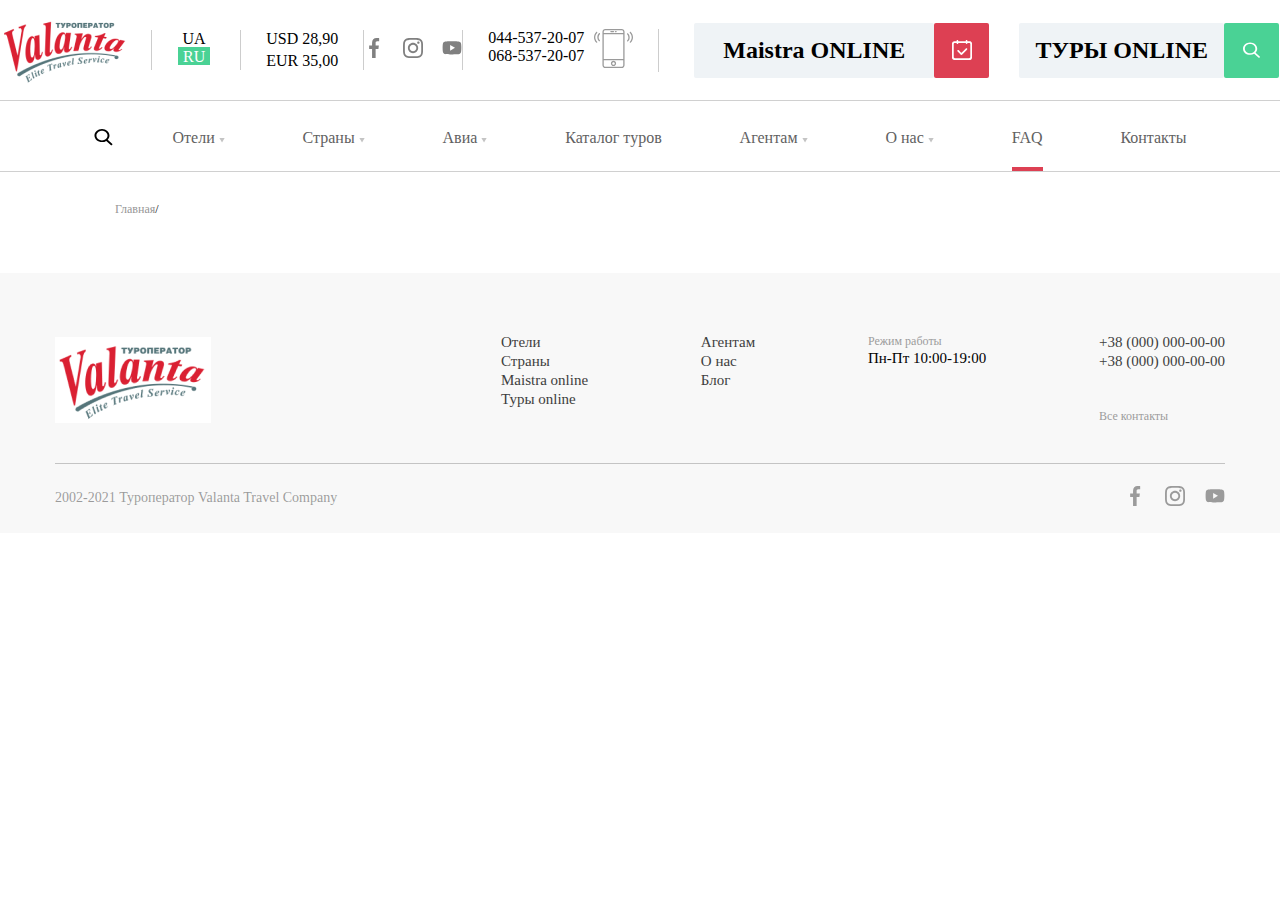
<file: Valanto/avia/avia.html>
<!DOCTYPE html>
<html lang="en">
<head>
    <meta charset="UTF-8">
    <meta http-equiv="X-UA-Compatible" content="IE=edge">
    <meta name="viewport" content="width=device-width, initial-scale=1.0">
    <title>Document</title>
    <link rel="stylesheet" href="./css/avia.css">
    <link href="https://fonts.googleapis.com/css2?family=Montserrat&display=swap" rel="stylesheet">
</head>
<body>
    <div class="header">
        <div class="logo"></div>

        <div class="languages">
            <ul class="header-list">
                <li>
                    <a href="" class="ua">UA</a>
                </li>
                <li>
                    <a href="" class="ru">RU</a>
                </li>
            </ul>
        </div>
        <div class="blok-2">
            <p>USD 28,90</p>
            <p>EUR 35,00</p>
        </div>
        <div class="social-network">
            <ul class="social-list">
                <li>
                    <a href="">
                        <svg class="team-social-icon" width="20" height="20">
                            <use href="./img/header/social-network/icons.svg#icon-facebook "></use>
                        </svg>
                    </a>
                </li>
                <li>
                    <a href="">
                        <svg class="team-social-icon" width="20" height="20">
                            <use href="./img/header/social-network/icons.svg#icon-instagram "></use>
                        </svg>
                    </a>
                </li>
                <li>
                    <a href="">
                        <svg class="team-social-icon" width="20" height="20">
                            <use href="./img/header/social-network/icons.svg#icon-YouTube "></use>
                        </svg>
                    </a>
                </li>
            </ul>
        </div>
        <div class="telephone">
            <div>
                <p><a href="tel:0445372007">044-537-20-07</a></p>
                <p><a href="tel:0685372007">068-537-20-07</a></p>
            </div>
            <div>
                <svg class="team-social-icon" width="39" height="39">
                    <use href="./img/header/social-network/icons.svg#icon-smartphone"></use>
                </svg>
            </div>
        </div>
        <div class="online">
            <div class="Maistra-ONLINE">
                <h2>Maistra ONLINE</h2>
            </div>
            <div class="read">
                <svg class="team-social-icon" width="20" height="20">
                    <use href="./img/header/social-network/icons.svg#icon-book"></use>
                </svg>
            </div>
            <div class="TOURS-ONLINE">
                <h2>ТУРЫ ONLINE</h2>
            </div>
            <div class="green">
                <svg class="team-social-icon" width="19" height="17">
                    <use href="./img/header/social-network/icons.svg#icon-magnifier"></use>
                </svg>
            </div>
        </div>
    </div>

    <div class="heder-line"></div>

    <div class="sub-header">
        <div class="content">
            <div class="sub-content">
                <div class="magnifier">
                    <svg class="team-social-icon" width="19" height="17">
                        <use href="./img/sub-header/icons-2.svg#icon-magnifier-black" use>
                    </svg>
                </div>
                <ul class="sub-header-list">
                    <li>
                        <a href="../index.html">Отели</a>
                        <svg class="team-social-icon" width="6" height="6">
                            <use href="./img/sub-header/icons-2.svg#icon-arrow" use>
                        </svg>
                    </li>
                    <li>
                        <a href="">Страны</a>
                        <svg class="team-social-icon" width="6" height="6">
                            <use href="./img/sub-header/icons-2.svg#icon-arrow" use>
                        </svg>
                    </li>
                    <li>
                        <a href="">Авиа</a>
                        <svg class="team-social-icon" width="6" height="6">
                            <use href="./img/sub-header/icons-2.svg#icon-arrow" use>
                        </svg>
                    </li>
                    <li>
                        <a href="">Каталог туров</a>
                    </li>
                    <li>
                        <a href="">Агентам</a>
                        <svg class="team-social-icon" width="6" height="6">
                            <use href="./img/sub-header/icons-2.svg#icon-arrow" use>
                        </svg>
                    </li>
                    <li>
                        <a href="">О нас</a>
                        <svg class="team-social-icon" width="6" height="6">
                            <use href="./img/sub-header/icons-2.svg#icon-arrow" use>
                        </svg>
                    </li>
                    <li class="faq">
                        <a href="../FAQ/FAQ.html">FAQ</a>
                    </li>
                    <li>
                        <a href="../contact/contact.html">Контакты</a>
                    </li>
                </ul>
           </div> 
       </div>
    </div>

    <div class="heder-line"></div>

    <ul class="switch">
        <li><a href="../index.html">Главная</a></li>
        <li>/</li>
        <li><a href="" class="switch-faq"></a></li>
    </ul>




    <div class="footer">
        <div class="footer-infomatin">
            <div class="footer-logo"></div>
            <div class="footer-contact">
                <ul class="contact-left">
                    <li><a href="../index.html">Отели</a></li>
                    <li><a href="">Страны</a></li>
                    <li><a href="">Maistra online</a></li>
                    <li><a href="">Туры online</a></li>
                </ul>

                <ul class="contact-right">
                    <li><a href="">Агентам</a></li>
                    <li><a href="">О нас</a></li>
                    <li><a href="">Блог</a></li>
                </ul>
                <div class="work-mode">
                    <h3>Режим работы</h3>
                    <p>Пн-Пт 10:00-19:00</p>
                </div>
                <div class="all-contacts">
                    <a href="tel:+38 (000) 000-00-00">+38 (000) 000-00-00</a>
                    <a href="tel:+38 (000) 000-00-00">+38 (000) 000-00-00</a>
                    <h3>Все контакты</h3>
                </div>
            </div>
        </div>
        <div class="sub-footer-infomatin">
            <p>2002-2021 Туроператор Valanta Travel Company</p>
            <ul class="footer-social-list">
                <li>
                    <a href="">
                        <svg class="team-social-icon" width="20" height="20">
                            <use href="./img/header/social-network/icons.svg#icon-facebook "></use>
                        </svg>
                    </a>
                </li>
                <li>
                    <a href="">
                        <svg class="team-social-icon" width="20" height="20">
                            <use href="./img/header/social-network/icons.svg#icon-instagram "></use>
                        </svg>
                    </a>
                </li>
                <li>
                    <a href="">
                        <svg class="team-social-icon" width="20" height="20">
                            <use href="./img/header/social-network/icons.svg#icon-YouTube "></use>
                        </svg>
                    </a>
                </li>
            </ul>
        </div>
    </div>

    
</body>
</html>
</file>
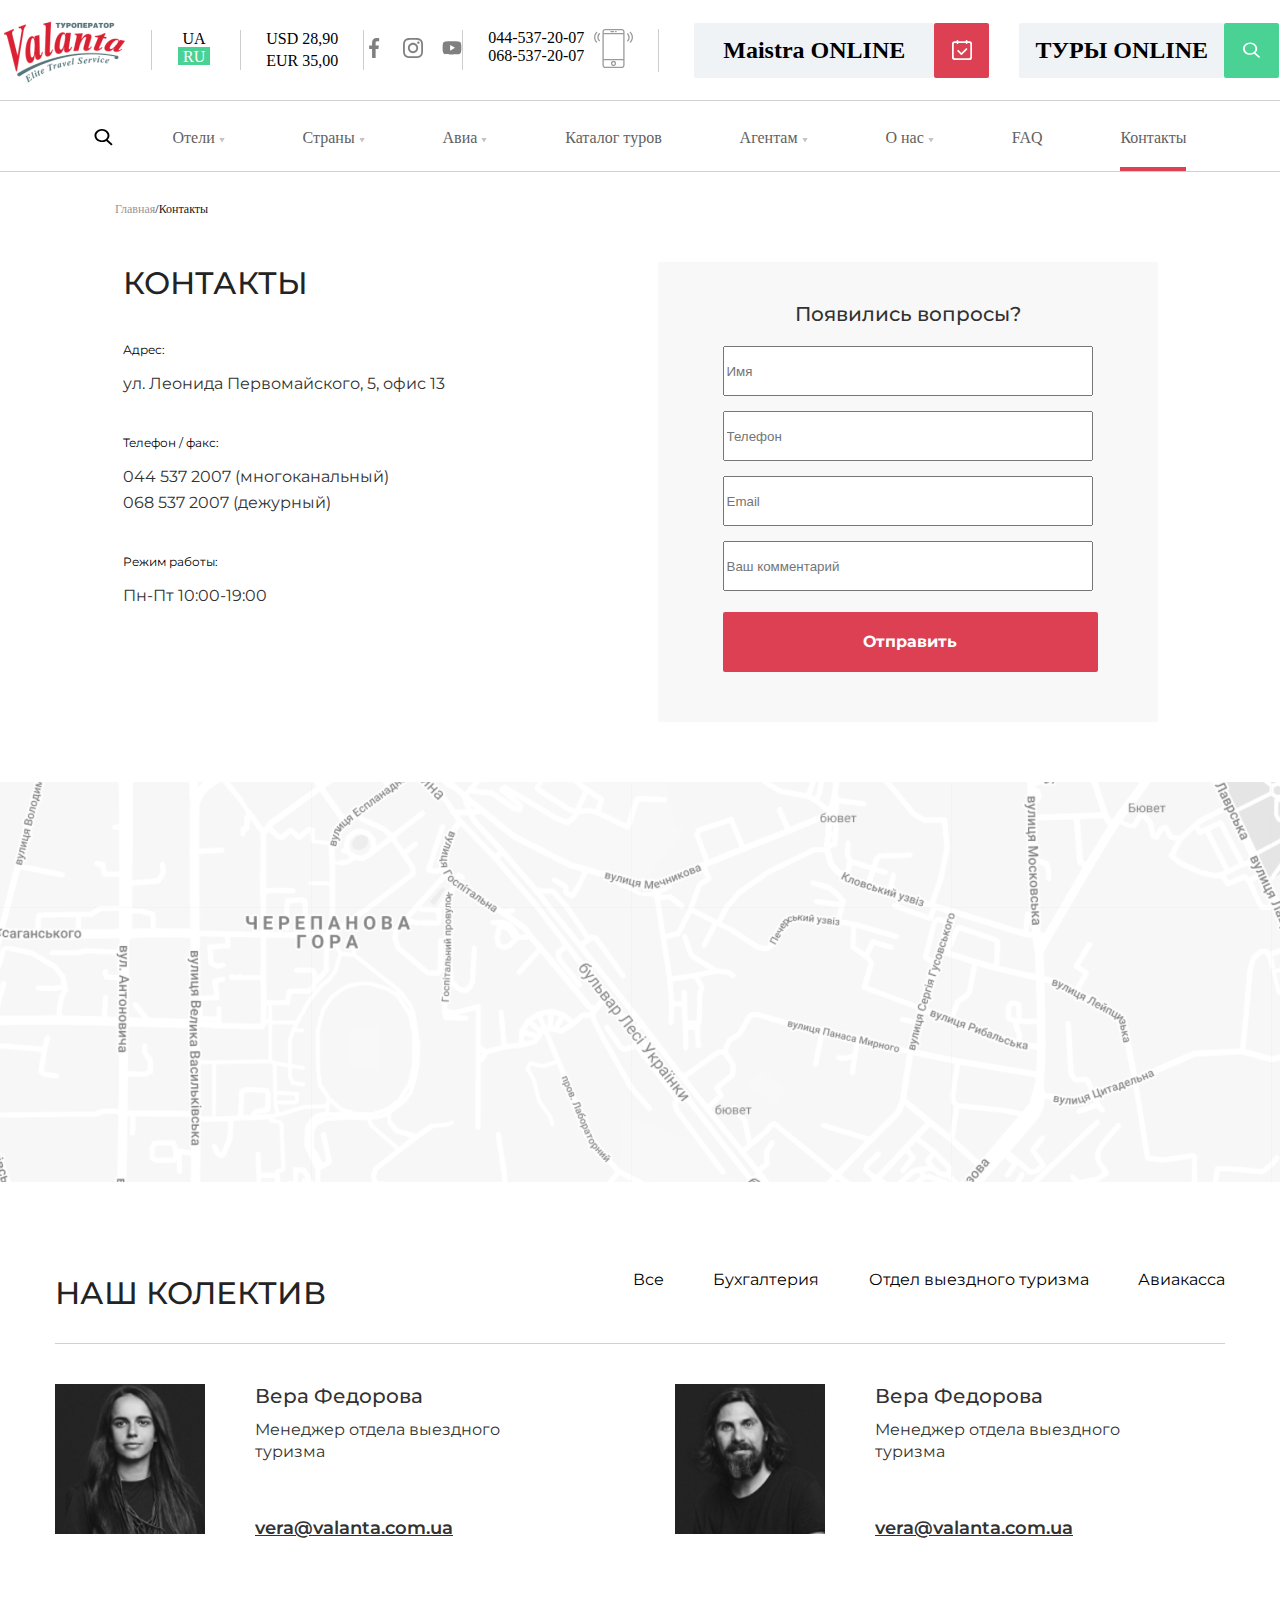
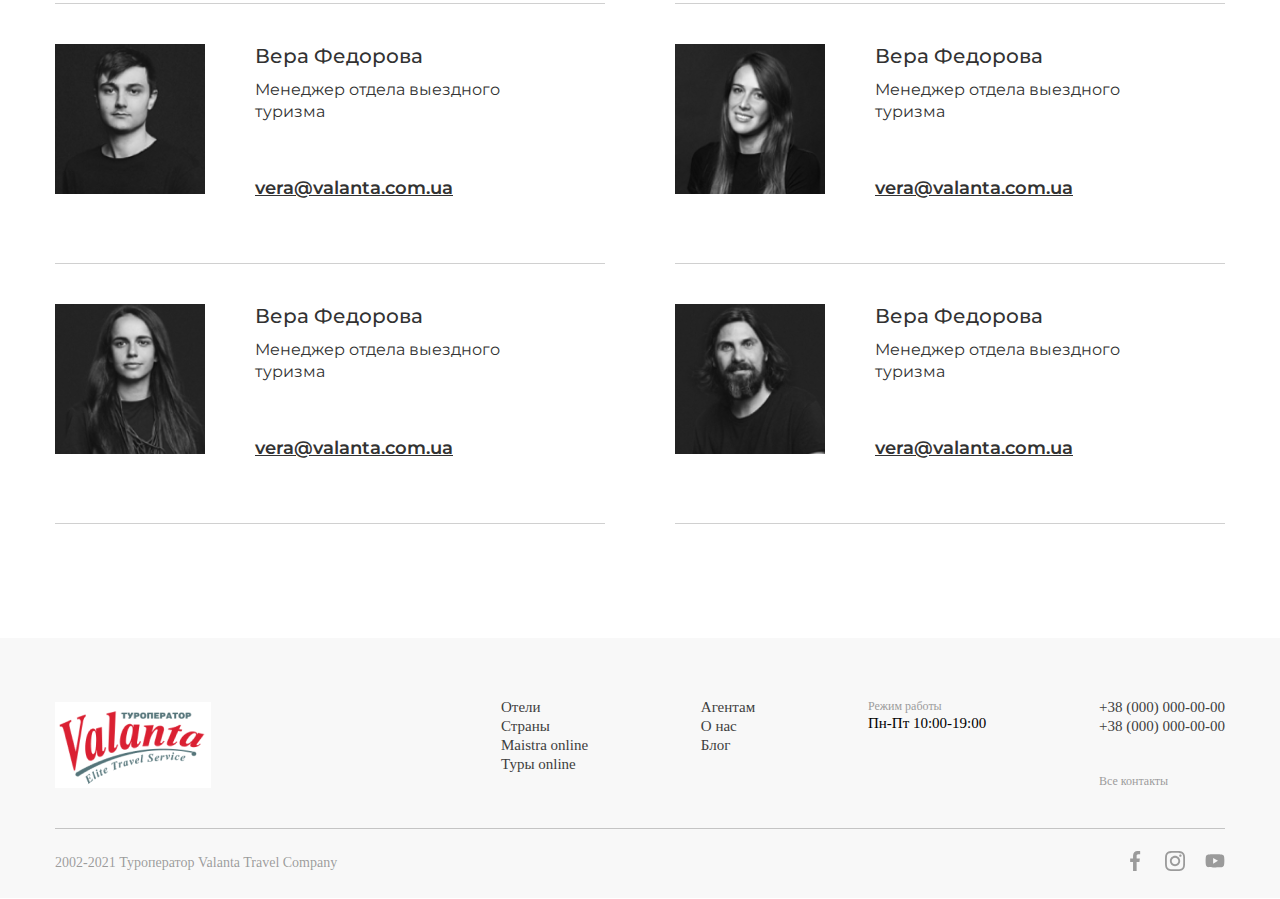
<file: Valanto/contact/contact.html>
<!DOCTYPE html>
<html lang="en">
<head>
    <meta charset="UTF-8">
    <meta http-equiv="X-UA-Compatible" content="IE=edge">
    <meta name="viewport" content="width=device-width, initial-scale=1.0">
    <title>Document</title>
    <link rel="stylesheet" href="./style/contact.css">
    <link href="https://fonts.googleapis.com/css2?family=Montserrat&display=swap" rel="stylesheet">
</head>
<body>
    <div class="header">
        <div class="logo"></div>

        <div class="languages">
            <ul class="header-list">
                <li>
                    <a href="" class="ua">UA</a>
                </li>
                <li>
                    <a href="" class="ru">RU</a>
                </li>
            </ul>
        </div>
        <div class="blok-2">
            <p>USD 28,90</p>
            <p>EUR 35,00</p>
        </div>
        <div class="social-network">
            <ul class="social-list">
                <li>
                    <a href="">
                        <svg class="team-social-icon" width="20" height="20">
                            <use href="./img/header/social-network/icons.svg#icon-facebook "></use>
                        </svg>
                    </a>
                </li>
                <li>
                    <a href="">
                        <svg class="team-social-icon" width="20" height="20">
                            <use href="./img/header/social-network/icons.svg#icon-instagram "></use>
                        </svg>
                    </a>
                </li>
                <li>
                    <a href="">
                        <svg class="team-social-icon" width="20" height="20">
                            <use href="./img/header/social-network/icons.svg#icon-YouTube "></use>
                        </svg>
                    </a>
                </li>
            </ul>
        </div>
        <div class="telephone">
            <div>
                <p><a href="tel:0445372007">044-537-20-07</a></p>
                <p><a href="tel:0685372007">068-537-20-07</a></p>
            </div>
            <div>
                <svg class="team-social-icon" width="39" height="39">
                    <use href="./img/header/social-network/icons.svg#icon-smartphone"></use>
                </svg>
            </div>
        </div>
        <div class="online">
            <div class="Maistra-ONLINE">
                <h2>Maistra ONLINE</h2>
            </div>
            <div class="read">
                <svg class="team-social-icon" width="20" height="20">
                    <use href="./img/header/social-network/icons.svg#icon-book"></use>
                </svg>
            </div>
            <div class="TOURS-ONLINE">
                <h2>ТУРЫ ONLINE</h2>
            </div>
            <div class="green">
                <svg class="team-social-icon" width="19" height="17">
                    <use href="./img/header/social-network/icons.svg#icon-magnifier"></use>
                </svg>
            </div>
        </div>
    </div>

    <div class="heder-line"></div>

    <div class="sub-header">
        <div class="content">
            <div class="sub-content">
                <div class="magnifier">
                    <svg class="team-social-icon" width="19" height="17">
                        <use href="./img/sub-header/icons-2.svg#icon-magnifier-black" use>
                    </svg>
                </div>
                <ul class="sub-header-list">
                    <li>
                        <a href="../index.html">Отели</a>
                        <svg class="team-social-icon" width="6" height="6">
                            <use href="./img/sub-header/icons-2.svg#icon-arrow" use>
                        </svg>
                    </li>
                    <li>
                        <a href="">Страны</a>
                        <svg class="team-social-icon" width="6" height="6">
                            <use href="./img/sub-header/icons-2.svg#icon-arrow" use>
                        </svg>
                    </li>
                    <li>
                        <a href="../avia/avia.html">Авиа</a>
                        <svg class="team-social-icon" width="6" height="6">
                            <use href="./img/sub-header/icons-2.svg#icon-arrow" use>
                        </svg>
                    </li>
                    <li>
                        <a href="">Каталог туров</a>
                    </li>
                    <li>
                        <a href="">Агентам</a>
                        <svg class="team-social-icon" width="6" height="6">
                            <use href="./img/sub-header/icons-2.svg#icon-arrow" use>
                        </svg>
                    </li>
                    <li>
                        <a href="">О нас</a>
                        <svg class="team-social-icon" width="6" height="6">
                            <use href="./img/sub-header/icons-2.svg#icon-arrow" use>
                        </svg>
                    </li>
                    <li>
                        <a href="../FAQ/FAQ.html">FAQ</a>
                    </li>
                    <li class="contact">
                        <a href="#">Контакты</a>
                    </li>
                </ul>
           </div> 
       </div>
    </div>

    <div class="heder-line"></div>

    <ul class="switch">
        <li><a href="../index.html">Главная</a></li>
        <li>/</li>
        <li><a href="#" class="switch-contact">Контакты</a></li>
    </ul>

    <div class="informatin-list">
        <div class="information-contacts">
            <h2>контакты</h2>
            <p>Адрес:</p>
            <h3>ул. Леонида Первомайского, 5, офис 13</h3>
            <P>Телефон / факс:</P>
            <h3>044 537 2007 (многоканальный)</h3>
            <h3>068 537 2007 (дежурный)</h3>
            <P>Режим работы:</P>
            <h3>Пн-Пт 10:00-19:00</h3>
        </div>
        <div class="questions">
            <div>
                <h2>Появились вопросы?</h2>
                <input type="text" placeholder="Имя" class="name">
                <input type="tel" placeholder="Телефон" class="sub-name">
                <input type="email" placeholder="Email" class="sub-name">
                <input type="text" placeholder="Ваш комментарий" class="sub-name">
                <a href="#" class="button">Отправить</a>  
            </div>
        </div>
    </div>

    <div class="map">

    </div>

    <div class="team"> 
        <div class="team-header">
            <h2>наш колектив</h2>
            <ul>
                <li><a href="">Все</a></li>
                <li><a href="">Бухгалтерия</a></li>
                <li><a href="">Отдел выездного туризма</a></li>
                <li><a href="">Авиакасса</a></li>
            </ul>
        </div>

        <div class="team-card">
            <div class="card">
                <div class="team-img woman-1"></div>
                <div class="card-teaxt">
                    <h3>Вера Федорова</h3>
                    <p>Менеджер отдела выездного туризма</p>
                    <a href="">vera@valanta.com.ua</a>

                </div>
            </div>
            <div class="card">
                <div class="team-img men-1"></div>
                <div class="card-teaxt">
                    <h3>Вера Федорова</h3>
                    <p>Менеджер отдела выездного туризма</p>
                    <a href="">vera@valanta.com.ua</a>

                </div>
            </div>
            <div class="card">
                <div class="team-img men-2"></div>
                <div class="card-teaxt">
                    <h3>Вера Федорова</h3>
                    <p>Менеджер отдела выездного туризма</p>
                    <a href="">vera@valanta.com.ua</a>

                </div>
            </div>
            <div class="card">
                <div class="team-img woman-2"></div>
                <div class="card-teaxt">
                    <h3>Вера Федорова</h3>
                    <p>Менеджер отдела выездного туризма</p>
                    <a href="">vera@valanta.com.ua</a>

                </div>
            </div>
            <div class="card">
                <div class="team-img woman-1"></div>
                <div class="card-teaxt">
                    <h3>Вера Федорова</h3>
                    <p>Менеджер отдела выездного туризма</p>
                    <a href="">vera@valanta.com.ua</a>

                </div>
            </div>
            <div class="card">
                <div class="team-img men-1"></div>
                <div class="card-teaxt">
                    <h3>Вера Федорова</h3>
                    <p>Менеджер отдела выездного туризма</p>
                    <a href="">vera@valanta.com.ua</a>

                </div>
            </div>
        </div>
    </div>


    <div class="footer">
        <div class="footer-infomatin">
            <div class="footer-logo"></div>
            <div class="footer-contact">
                <ul class="contact-left">
                    <li><a href="../index.html">Отели</a></li>
                    <li><a href="">Страны</a></li>
                    <li><a href="">Maistra online</a></li>
                    <li><a href="">Туры online</a></li>
                </ul>

                <ul class="contact-right">
                    <li><a href="">Агентам</a></li>
                    <li><a href="">О нас</a></li>
                    <li><a href="">Блог</a></li>
                </ul>
                <div class="work-mode">
                    <h3>Режим работы</h3>
                    <p>Пн-Пт 10:00-19:00</p>
                </div>
                <div class="all-contacts">
                    <a href="tel:+38 (000) 000-00-00">+38 (000) 000-00-00</a>
                    <a href="tel:+38 (000) 000-00-00">+38 (000) 000-00-00</a>
                    <h3>Все контакты</h3>
                </div>
            </div>
        </div>
        <div class="sub-footer-infomatin">
            <p>2002-2021 Туроператор Valanta Travel Company</p>
            <ul class="footer-social-list">
                <li>
                    <a href="">
                        <svg class="team-social-icon" width="20" height="20">
                            <use href="./img/header/social-network/icons.svg#icon-facebook "></use>
                        </svg>
                    </a>
                </li>
                <li>
                    <a href="">
                        <svg class="team-social-icon" width="20" height="20">
                            <use href="./img/header/social-network/icons.svg#icon-instagram "></use>
                        </svg>
                    </a>
                </li>
                <li>
                    <a href="">
                        <svg class="team-social-icon" width="20" height="20">
                            <use href="./img/header/social-network/icons.svg#icon-YouTube "></use>
                        </svg>
                    </a>
                </li>
            </ul>
        </div>
    </div>
    
    
</body>
</html>
</file>
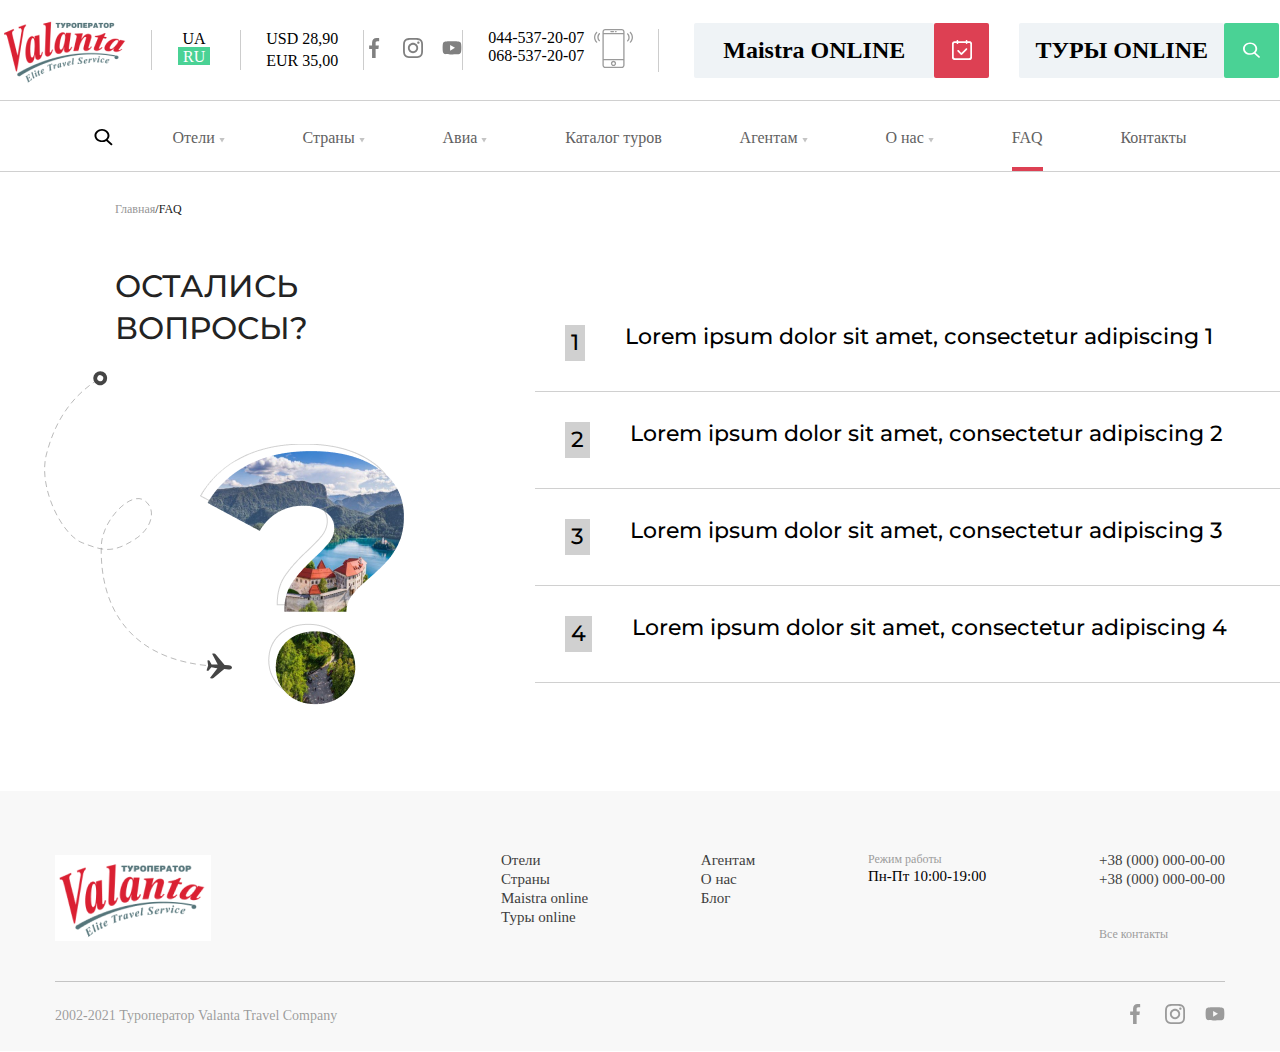
<file: Valanto/FAQ/FAQ.html>
<!DOCTYPE html>
<html lang="en">
<head>
    <meta charset="UTF-8">
    <meta http-equiv="X-UA-Compatible" content="IE=edge">
    <meta name="viewport" content="width=device-width, initial-scale=1.0">
    <title>Document</title>
    <link rel="stylesheet" href="./style/FAQ.css">
    <link href="https://fonts.googleapis.com/css2?family=Montserrat&display=swap" rel="stylesheet">
</head>
<body>
    <div class="header">
        <div class="logo"></div>

        <div class="languages">
            <ul class="header-list">
                <li>
                    <a href="" class="ua">UA</a>
                </li>
                <li>
                    <a href="" class="ru">RU</a>
                </li>
            </ul>
        </div>
        <div class="blok-2">
            <p>USD 28,90</p>
            <p>EUR 35,00</p>
        </div>
        <div class="social-network">
            <ul class="social-list">
                <li>
                    <a href="">
                        <svg class="team-social-icon" width="20" height="20">
                            <use href="./img/header/social-network/icons.svg#icon-facebook "></use>
                        </svg>
                    </a>
                </li>
                <li>
                    <a href="">
                        <svg class="team-social-icon" width="20" height="20">
                            <use href="./img/header/social-network/icons.svg#icon-instagram "></use>
                        </svg>
                    </a>
                </li>
                <li>
                    <a href="">
                        <svg class="team-social-icon" width="20" height="20">
                            <use href="./img/header/social-network/icons.svg#icon-YouTube "></use>
                        </svg>
                    </a>
                </li>
            </ul>
        </div>
        <div class="telephone">
            <div>
                <p><a href="tel:0445372007">044-537-20-07</a></p>
                <p><a href="tel:0685372007">068-537-20-07</a></p>
            </div>
            <div>
                <svg class="team-social-icon" width="39" height="39">
                    <use href="./img/header/social-network/icons.svg#icon-smartphone"></use>
                </svg>
            </div>
        </div>
        <div class="online">
            <div class="Maistra-ONLINE">
                <h2>Maistra ONLINE</h2>
            </div>
            <div class="read">
                <svg class="team-social-icon" width="20" height="20">
                    <use href="./img/header/social-network/icons.svg#icon-book"></use>
                </svg>
            </div>
            <div class="TOURS-ONLINE">
                <h2>ТУРЫ ONLINE</h2>
            </div>
            <div class="green">
                <svg class="team-social-icon" width="19" height="17">
                    <use href="./img/header/social-network/icons.svg#icon-magnifier"></use>
                </svg>
            </div>
        </div>
    </div>

    <div class="heder-line"></div>

    <div class="sub-header">
        <div class="content">
            <div class="sub-content">
                <div class="magnifier">
                    <svg class="team-social-icon" width="19" height="17">
                        <use href="./img/sub-header/icons-2.svg#icon-magnifier-black" use>
                    </svg>
                </div>
                <ul class="sub-header-list">
                    <li>
                        <a href="../index.html">Отели</a>
                        <svg class="team-social-icon" width="6" height="6">
                            <use href="./img/sub-header/icons-2.svg#icon-arrow" use>
                        </svg>
                    </li>
                    <li>
                        <a href="">Страны</a>
                        <svg class="team-social-icon" width="6" height="6">
                            <use href="./img/sub-header/icons-2.svg#icon-arrow" use>
                        </svg>
                    </li>
                    <li>
                        <a href="../avia/avia.html">Авиа</a>
                        <svg class="team-social-icon" width="6" height="6">
                            <use href="./img/sub-header/icons-2.svg#icon-arrow" use>
                        </svg>
                    </li>
                    <li>
                        <a href="">Каталог туров</a>
                    </li>
                    <li>
                        <a href="">Агентам</a>
                        <svg class="team-social-icon" width="6" height="6">
                            <use href="./img/sub-header/icons-2.svg#icon-arrow" use>
                        </svg>
                    </li>
                    <li>
                        <a href="">О нас</a>
                        <svg class="team-social-icon" width="6" height="6">
                            <use href="./img/sub-header/icons-2.svg#icon-arrow" use>
                        </svg>
                    </li>
                    <li class="faq">
                        <a href="../FAQ/FAQ.html">FAQ</a>
                    </li>
                    <li>
                        <a href="../contact/contact.html">Контакты</a>
                    </li>
                </ul>
           </div> 
       </div>
    </div>

    <div class="heder-line"></div>

    <ul class="switch">
        <li><a href="../index.html">Главная</a></li>
        <li>/</li>
        <li><a href="" class="switch-faq">FAQ</a></li>
    </ul>

    <div class="center">
        <div class="questions">
            <h2>остались вопросы?</h2>
            <div class="picture">
                <svg width="351" height="366" viewBox="0 0 351 366" fill="none" xmlns="http://www.w3.org/2000/svg">
                    <path opacity="0.5" d="M225.997 317.641C102.812 315.772 100.501 222.702 101.303 196.892C102.104 171.083 130.03 143.012 143.431 150.894C156.832 158.777 153.154 178.629 134.905 190.284C112.186 204.794 102.871 201.68 82.2732 193.763C61.6756 185.845 38.1253 138.276 46.2301 106.118C54.3349 73.9594 70.1221 47.9014 99.3873 29.6666" stroke="#767676" stroke-linejoin="round" stroke-dasharray="6 4"/>
                    <circle cx="100.233" cy="29.2371" r="7" transform="rotate(-66.3371 100.233 29.2371)" fill="#454545"/>
                    <circle cx="100.233" cy="29.2373" r="3" transform="rotate(-66.3371 100.233 29.2373)" fill="white"/>
                    <path d="M213.774 328.819L224.236 320.042L228.502 320.417C229.175 320.476 229.867 320.386 230.526 320.147L230.96 319.964C231.54 319.755 231.933 319.244 231.987 318.631C232.041 318.018 231.742 317.447 231.231 317.153L230.79 316.871C230.205 316.534 229.541 316.325 228.866 316.266L224.601 315.892L215.828 305.431C215.381 304.898 214.754 304.571 214.061 304.51L212.845 304.404C212.655 304.387 212.472 304.475 212.367 304.634C212.261 304.792 212.249 304.996 212.339 305.164L217.747 315.493C216.169 315.452 214.847 315.468 213.238 315.488L211.589 315.509L209.508 311.666C209.423 311.511 209.269 311.41 209.095 311.394L208.057 311.303C207.901 311.29 207.745 311.348 207.636 311.462C207.525 311.577 207.474 311.734 207.495 311.89L208.109 316.536L206.695 321.005C206.683 321.041 206.676 321.078 206.673 321.116C206.662 321.233 206.692 321.351 206.758 321.451C206.847 321.582 206.99 321.666 207.147 321.68L208.185 321.771C208.359 321.786 208.529 321.714 208.638 321.576L211.353 318.153L212.978 318.462C214.557 318.761 215.855 319.007 217.416 319.241L210.295 328.471C210.177 328.623 210.154 328.824 210.23 328.997C210.305 329.172 210.47 329.291 210.66 329.308L211.876 329.415C212.569 329.476 213.244 329.264 213.774 328.819Z" fill="#454545"/>
                </svg>
                <img src="./img/center/questions.png" alt="" class="questions-img">
            </div> 
        </div>

        <ul class="list">
            <li class="block-item">
                <div class="block-title"><p class="number">1</p><span>Lorem ipsum dolor sit amet, consectetur adipiscing 1 </span> 
                    <svg class="block-social-icon" width="7" height="25">
                        <use href="img/center/list/icon.svg#icon-Vector"></use>
                    </svg>
                </div>
                <div class="block-text">Lorem ipsum dolor sit amet, consectetur adipiscing elit, sed do eiusmod tempor
                        incididunt ut labore et dolore magna aliqua. Ut enim ad minim veniam, quis nostrud
                        exercitation ullamco laboris nisi ut aliquip ex ea commodo consequat.
                </div>
            </li>
            <li class="block-item">
                <div class="block-title"><p class="number">2</p>Lorem ipsum dolor sit amet, consectetur adipiscing 2 
                    <svg class="block-social-icon" width="7" height="25">
                        <use href="img/center/list/icon.svg#icon-Vector"></use>
                    </svg>
                </div>
                <div class="block-text">Lorem ipsum dolor sit amet, consectetur adipiscing elit, sed do eiusmod tempor
                        incididunt ut labore et dolore magna aliqua. Ut enim ad minim veniam, quis nostrud
                        exercitation ullamco laboris nisi ut aliquip ex ea commodo consequat.
                </div>
            </li>
            <li class="block-item">
                <div class="block-title"><p class="number">3</p> <span>Lorem ipsum dolor sit amet, consectetur adipiscing 3 </span> 
                    <svg class="block-social-icon" width="7" height="25">
                        <use href="img/center/list/icon.svg#icon-Vector"></use>
                    </svg>
                </div>
                <div class="block-text">Lorem ipsum dolor sit amet, consectetur adipiscing elit, sed do eiusmod tempor
                        incididunt ut labore et dolore magna aliqua. Ut enim ad minim veniam, quis nostrud
                        exercitation ullamco laboris nisi ut aliquip ex ea commodo consequat.
                </div>
            </li>
            <li class="block-item">
                <div class="block-title"><p class="number">4</p><span><span>Lorem ipsum dolor sit amet, consectetur adipiscing 4 </span> </span>
                        <svg class="block-social-icon" width="7" height="25">
                            <use href="img/center/list/icon.svg#icon-Vector"></use>
                        </svg>
                </div>
                <div class="block-text">Lorem ipsum dolor sit amet, consectetur adipiscing elit, sed do eiusmod tempor
                        incididunt ut labore et dolore magna aliqua. Ut enim ad minim veniam, quis nostrud
                        exercitation ullamco laboris nisi ut aliquip ex ea commodo consequat.
                </div>
            </li>
        </ul>

    </div>


    <div class="footer">
        <div class="footer-infomatin">
            <div class="footer-logo"></div>
            <div class="footer-contact">
                <ul class="contact-left">
                    <li><a href="../index.html">Отели</a></li>
                    <li><a href="">Страны</a></li>
                    <li><a href="">Maistra online</a></li>
                    <li><a href="">Туры online</a></li>
                </ul>

                <ul class="contact-right">
                    <li><a href="">Агентам</a></li>
                    <li><a href="">О нас</a></li>
                    <li><a href="">Блог</a></li>
                </ul>
                <div class="work-mode">
                    <h3>Режим работы</h3>
                    <p>Пн-Пт 10:00-19:00</p>
                </div>
                <div class="all-contacts">
                    <a href="tel:+38 (000) 000-00-00">+38 (000) 000-00-00</a>
                    <a href="tel:+38 (000) 000-00-00">+38 (000) 000-00-00</a>
                    <h3>Все контакты</h3>
                </div>
            </div>
        </div>
        <div class="sub-footer-infomatin">
            <p>2002-2021 Туроператор Valanta Travel Company</p>
            <ul class="footer-social-list">
                <li>
                    <a href="">
                        <svg class="team-social-icon" width="20" height="20">
                            <use href="./img/header/social-network/icons.svg#icon-facebook "></use>
                        </svg>
                    </a>
                </li>
                <li>
                    <a href="">
                        <svg class="team-social-icon" width="20" height="20">
                            <use href="./img/header/social-network/icons.svg#icon-instagram "></use>
                        </svg>
                    </a>
                </li>
                <li>
                    <a href="">
                        <svg class="team-social-icon" width="20" height="20">
                            <use href="./img/header/social-network/icons.svg#icon-YouTube "></use>
                        </svg>
                    </a>
                </li>
            </ul>
        </div>
    </div>

    <script src="https://code.jquery.com/jquery-3.6.0.min.js"></script>
  <!-- Подлючение слайдера Slick -->
  <script src="./js/slick.min.js"></script>
  <!-- Подключаем файл скриптов-->
  <script src="./js/faq.js"></script> 
</body>
</html>
</file>
<file: css/style.css>
html {
    box-sizing: border-box;
}
*,
*::after,
*::before {
    box-sizing: inherit;
}
h1,
h2,
h3,
h4,
h5,
h6,
p,
ul {
    margin: 0;
    padding: 0;
}

body{
    margin: 0;
    
}
a{
    text-decoration: none;
}
li{
    display: inline;
    list-style-type: none;  
}
.heder-line{
    width: 100%;
    height: 1px;
    background-color: #D0D0D0;
}
.header{
width: 1280px;
height: 100px;
margin: 0 auto;
display: flex;
align-items: center;
}
.header-list{
    height: 40px;
    display: flex;
    flex-direction: column;
    align-items: center;
    border-left: 1px #cdcdcd solid;
    border-right: 1px #cdcdcd solid ;
    padding-left: 26px;
    padding-right: 30px;
}
.header-list li{
    display: inline;
    list-style-type: none;
}
.ua{
    color: black;
    font-size: 16px;
}
.ru{
    color: white;
    padding: 1px 5px 0;
    background-color: #4AD295;
}
.social-list{
 height: 40px;
 display: flex;
 align-items: center;
 border-right: 1px #cdcdcd solid;
 border-left: 1px #cdcdcd solid;
 justify-content: space-between;
 width: 100px;
}
.social-list li{
    display: inline;
    list-style-type: none;  
}
.social-list li svg{
    fill: gray;
}
.team-social-icon-instagram{
    padding-left: 10px;
    padding-right: 15px;
}
.logo{
    width: 131px;
    height: 72px;
    
    margin-right: 20px ;
    background-image: url(./../img/header/logo/logo.png);
    
}
.telephone p{
  margin: 0;
}
.telephone a{
    color: black;
}
.telephone svg{
    margin-left: 10px;
}
.telephone{
    display: flex;
    flex-direction: row;
    padding-left: 25px;
    padding-right: 25px;
    border-right: 1px #cdcdcd solid;
}
.online{
    display: flex;
}
.Maistra-ONLINE{
    width: 240px;
    height: 55px;
    margin-left: 35px;
    background: #EFF3F6;
    border-radius: 2px;
    display: flex;
    align-items: center;
    justify-content: center;
}
.read{
    display: flex;
    align-items: center;
    justify-content: center;
    width: 55px;
    height: 55px;
    background: #DD4053;
    border-radius: 2px;  
}
.TOURS-ONLINE{
    width: 205px;
    height: 55px;
    margin-left: 30px;
    background: #EFF3F6;
    border-radius: 2px;
    display: flex;
    align-items: center;
    justify-content: center;
}
.green{
    display: flex;
    align-items: center;
    justify-content: center;
    width: 55px;
    height: 55px;
    background: #4AD295;
    border-radius: 2px;
}
.blok-2{
    padding: 0 25px;
}
.blok-2 p{
 margin: 4px 0;
}
.content{
    width: 100%;
    height: 70px;
    background-color: white;
    display: flex;
    justify-content: center;
    align-items: flex-end;
}
.sub-content{
    width: 1093px;
    height: 42px;
    display: flex;
    background-color: white;
    align-items: center;
}
.magnifier{
    width: 79px;
    height: 42px;
}
.sub-header-list{
    width: 1014px;
    height: 42px;
    display: flex;
    justify-content: space-between;
    padding: 0;
}
.sub-header-list li{
 display: inline;
 list-style-type: none;
}
.sub-header-list li a{
    color: #616161;
}
.hotel{
    color: #616161;
    padding-bottom: 20px;
    border-bottom: 4px #DD4053 solid;
}
/* slider */
.conteiner{
    position: relative;
}
.slider{
    width: 1440px;
    height: 475px;
    margin: 0 auto;
    position: relative;
}
.slider .slider-item{
    width:1440px;
    height: 490px;
}
.slider-1{
    
    background-image:linear-gradient(180deg, rgba(0, 0, 0, 0.1) 14.37%, rgba(0, 0, 0, 0.8) 100%), url(./../img/slider/slider-1.png) ;
}
.slider-2{
    
    background-image:linear-gradient(180deg, rgba(9, 17, 61, 0.1) 14.37%, #060B26 100%), url(./../img/slider/slider-2.png) ;
}
.slider-3{
    background-image:linear-gradient(180deg, rgba(0, 0, 0, 0.1) 14.37%, rgba(0, 0, 0, 0.8) 100%), url(./../img/slider/slider-3.png) ;
}
.slider-4{
    background-size: cover;
    background-position: center;
    background-image:linear-gradient(180deg, rgba(0, 0, 0, 0.1) 14.37%, rgba(0, 0, 0, 0.8) 100%), url(./../img/slider/slider-4.png) ;
}
.slick-list{
    overflow: hidden;
}
/* лента слайда */
.slick-track{
    display: flex;
    align-items: flex-start;
}
.slider .slick-dots{
    position: absolute;
    display: flex;
    align-items: center;
    justify-content: center;
    top: 423px;
    left: 200px;
}
.slider .slick-dots li{
    list-style: none;
    margin: 0 10px;
}
.slider .slick-dots button{
    font-size: 0;
    width: 7px;
    height: 7px;
    border-radius: 50%;
    background-color: transparent;
    border: 1px rgb(255, 255, 255) solid;
    padding: 3px;
} 
.slider .slick-dots li.slick-active button{
    background-color: rgb(255, 255, 255);
}
.slider .slick-arrow{
    font-size: 0;
    z-index: 2;
}
/* Текст слайдера */
.conteiner-teaxt{
    position:relative;
    top: 110px;
    left: 222px;
    z-index: 6;
}
.conteiner-teaxt div p{
    width: 249px;
    color: white;
    padding: 6px 22px 7px;
    border: 1px white solid;
    font-family: Open Sans;
    font-style: normal;
    font-weight: 600;
    font-size: 24px;
    line-height: 32px;
    margin-bottom: 16px;
}
.conteiner-teaxt div h1{
    color: white;
    width: 725px;
    font-size: 45px;
    font-family: 'Montserrat', sans-serif;
    margin-bottom: 40px;
}
.conteiner-teaxt div a{
    width: 99px;
    padding: 18px 85px 22px 86px;
    color: white;
    background: rgba(255, 255, 255, 0.25);
}
/* текст под слайдером */
.sub-teaxt-slider{
width: 1121px;
height: 198px;
margin: 30px auto 0;
display: flex;
flex-direction: row;
}
.left-teaxt h2{
    font-size: 30px;
    font-family: 'Montserrat', sans-serif;
    margin-bottom: 0;
}
.left-teaxt p{
    margin: 15px 0 20px;
}
.left-teaxt div{
    display: flex;
    flex-direction: row;
}
.left-teaxt{
   display: flex;
   flex-direction: column;
}
.offer{
  color: white;
  padding: 15px 44px;
  background-color: #BDBDBD;
  font-size: 16px;
}
.Consultation{
    padding: 15px 48px 15px 48px;
    margin-left: 30px;
    color: #969696;
    border: 1px solid #969696;
}
.right-teaxt li{
    height: 45pxpx;
    display: flex;
    flex-direction: row;
    margin-bottom:30px ;
    margin-left: 62px;
    align-items: center;
}
.right-teaxt li p{
    margin: 0;
    margin-left: 34px;
}
.right-teaxt li div{
    width: 45px;
    height: 45px;
    border: 1.2px dashed #969696;
    border-radius: 50%;
    display: flex;
    align-items: center;
    justify-content: center;
}

/* best hotels */
.best-hotels{
    margin-top: 115px;
}
.best-hotels-teaxt{
    width: 1042px;
    margin: 0 auto;
    display: flex;
    justify-content: space-around;
    align-items: center;
}
.best-hotels-teaxt a{
   padding: 14px 32px;
   color: #969696;
   border: 1px solid #969696;
}
.best-hotels-teaxt h2{
    font-family: Montserrat;
font-style: normal;
font-weight: 500;
font-size: 45px;
line-height: 55px;
}
.line{
    width: 237px;
    height: 1px;
    background-color:#969696 ;
}
/* hotel slider */
.conteiner-hotel-slider{
    width: 1440px;
    margin: 50px auto;
}
.hotel-slider{
    position: relative;
    width: 100%;
}
/* Настроики кнопок */
.hotels-arrow{
    width: 120px;
    height: 50px;
    display: flex;
    justify-content: space-between;
}
.prev{
    width: 50px;
    height: 50px;
    border-radius: 50%;
    display: flex;
    align-items: center;
    justify-content: center;
    border: 1px solid #C6C6C6;
}
.next{
    width: 50px;
    height: 50px;
    border-radius: 50%;
    display: flex;
    align-items: center;
    justify-content: center;
    border: 1px solid #454545;
}
.hotel-slider-slider-1{
    align-items: center;
    justify-content: center;
    background-size: cover;
    background-position: center;
    background-repeat: no-repeat;
    background: linear-gradient(180deg, rgba(0, 0, 0, 0.1) 0%, rgba(0, 0, 0, 0.6) 100%), url(./../img/best-hotels/slider/slider-1.png) ; 
}
.hotel-slider-slider-2{
    background-size: cover;
    background-position: center;
    background: linear-gradient(180deg, rgba(0, 0, 0, 0.1) 0%, rgba(0, 0, 0, 0.6) 100%), url(./../img/best-hotels/slider/slider2.png) ; 
}
.hotel-slider-slider-3{
    background-size: cover;
    background-position: center;
    background: linear-gradient(180deg, rgba(0, 0, 0, 0.1) 0%, rgba(0, 0, 0, 0.6) 100%), url(./../img/best-hotels/slider/slider-3.png) ; 
}
/* Настроики карточек best-hotels */
.hotel-slider .slider-item p{
    position: absolute;
    top: 10px;
    padding: 3px 14px;
    color: white;
    background: rgba(0, 0, 0, 0.35);
}
.hotel-slider .slider-item{
    position: relative;
    width: 460px;
    height: 450px;
}
.conteiner-star{
    height: 18px;
    position: absolute;
    top: 180px;
    left: 185px;  
}
.conteiner-star2{
    height: 18px;
    position: absolute;
    top: 180px;
    left: 173px;
}
.slider-item h2{
    color: white;
    position: absolute;
    top: 228px;
    left: 106px;
    
    font-size: 20px;
    font-family: Montserrat;
    font-style: normal;
    font-weight: 500;
}
/* ACTUAL-TOURS */
.ACTUAL-TOURS-teaxt{
    height: 55px;
    width: 1042px;
    margin: 0 auto;
    display: flex;
    justify-content: space-around;
    align-items: center;
}
/* tours teaxt */
.ACTUAL-TOURS-teaxt .line{
    width: 340px;
}
.ACTUAL-TOURS-teaxt a{
    padding: 14px 32px;
    color: #969696;
    border: 1px solid #969696;
}
.ACTUAL-TOURS-teaxt h2{   
font-family: Montserrat;
font-style: normal;
font-weight: 500;
font-size: 45px;
line-height: 55px;
}
.tours-sleder .slider-item .slider-teaxt{
    position: absolute;
    top: 10px;
    padding: 3px 14px;
    color: white;
    background: rgba(0, 0, 0, 0.35);
}
.tours-sleder .slider-item{
    width: 327px;
    margin-right: 30px;
}
/* tours slider */
.conteiner-tours{
    position: relative;
    margin: 40px auto 0;
    width: 1039px;
}
.tours-inform{
   width: 327px;
   background-color:  #F8F8F8;
   
}
.tours-inform h3{
    margin-top: 0;
    padding-top: 10px;
    padding-left: 23px;
    font-family: Montserrat;
    font-style: normal;
    font-weight: 500;
    font-size: 20px;
    line-height: 24px;
    color: #323232;
}
.inform-teaxt{
    padding-left: 23px;
    width: 316px;
    color: #848484 ;
}
.tours-inform br{
    margin-left: 50px;
}
.tours-inform .line{
    margin: 20px;
    width: 280px;
    height: 1px;
    background: #E8E8E8;
}
.price-blok{
    display: flex;
    justify-content: space-around;
}
.price{
    margin: 0;
font-family: Montserrat;
font-style: normal;
font-weight: 500;
font-size: 24px;
line-height: 34px;
color: #DD4053;
}
.sub-price{
    margin: 0;
font-family: Open Sans;
font-style: normal;
font-weight: 600;
font-size: 12px;
color: #C9C9C9;
}
.days{
    margin-top: 0;
    color: #3E3E3E;    
font-family: Open Sans;
font-style: normal;
font-weight: normal;
font-size: 12px;
line-height: 18px;
}
/* registration-form */
.registration-form{
    width: 1042px;
    height: 140px;
    margin: 60px auto;
    position: relative;
}
.blac-line{
    width: 1042px;
    height: 6px;
    background: #969696;
}
.form{
    width: 1042px;
    height: 130px;
    background: #F8F8F8;
    position: absolute;
    top: 6px;
}
.form-icons{
    margin-left: 30px;
    margin-top: 25px;
    margin-bottom: 10px;
    display: flex;
}
.form-icons p{
    margin: 0;
    font-family: Montserrat;
    font-style: normal;
    font-weight: normal;
    font-size: 14px;
    line-height: 17px;
    color: rgba(34, 34, 34, 0.4);
}
.form-field{
    width: 825px;
    height: 50px;
    margin: 0 22px 0 30px;
    background: #FFFFFF;
    border: 1px solid rgba(46, 46, 46, 0.2);
}
.Find{
    padding: 15px 40px;
    background: #DD4053;
    border-radius: 2px;
    color: #FFFFFF;

    font-family: Montserrat;
    font-style: normal;
    font-weight: bold;
    font-size: 16px;
    line-height: 20px;
}
.row{
    display: flex;
}
/* form-icons */
.where{
    padding-left: 5px;
    padding-right: 30px;
}
.where-2{
    padding-left: 7px;
    padding-right: 96px;
}
.arrival-date{
    padding-left: 8px;
    padding-right:111px;
}
.tourists{
    padding-left: 8px;
    padding-right:53px;
}
.nights{
    padding-left: 8px;
    padding-right:226px;
}
/* form-field */
.cite{
    width: 103px;
    height: 50px;
    padding: 0;
    border-right:1px  solid rgba(46, 46, 46, 0.2);
    border-top:0px;
    border-bottom:1px solid rgba(46, 46, 46, 0.2);
    border-left:0px; 
}
.choose-country{
    width: 213px;
    height: 50px;
    padding: 0;
    border-right:1px  solid rgba(46, 46, 46, 0.2);
    border-top:0px;
    border-left:0px;
    border-bottom:1px solid rgba(46, 46, 46, 0.2);
}
.choose-country option{
font-family: Montserrat;
font-style: normal;
font-weight: normal;
font-size: 14px;
line-height: 17px;
color: rgba(34, 34, 34, 0.4);
}
.ot{
    width: 100px;
    height: 50px;
    padding: 0;
    border-top:0px;
    border-left:0px;
    border-right:0px;
    border-bottom:1px solid rgba(46, 46, 46, 0.2);
}
.do{
    width: 100px;
    height: 50px;
    padding: 0;
    border-top:0px;
    border-left:0px;
    border-right:1px  solid rgba(46, 46, 46, 0.2);
    border-bottom:1px solid rgba(46, 46, 46, 0.2);
}
.adults{
    width: 136px;
    height: 50px;
    padding: 0;
    border-top:0px;
    border-left:0px;
    border-right:1px  solid rgba(46, 46, 46, 0.2);
    border-bottom:1px solid rgba(46, 46, 46, 0.2);
}
.nights-ot{
    width: 73px;
    height: 50px;
    border-top:0px;
    border-left:0px;
    border-right:0px;
    border-bottom:1px solid rgba(46, 46, 46, 0.2);
}
.nights-do{
    width: 74px;
    height: 50px;
    border-top:0px;
    border-left:0px;
    border-right:1px  solid rgba(46, 46, 46, 0.2);
    border-bottom:1px solid rgba(46, 46, 46, 0.2);
}
/* important-news */
.important-news{
    width: 1440px;
    height: 620px;
    background: #F8F8F8;
    margin: 91px auto 0;
    display: flex;
    /* justify-content: center; */
}
/* important-news-teaxt */
.important-news-teaxt{
    height: 50px;
    display: flex;
    align-items: center; 
    position: absolute;
    margin-top: 98px;
    margin-left: 180px;
}
.important-news-teaxt h2{
    font-family: Montserrat;
    font-style: normal;
    font-weight: 500;
    font-size: 45px;
    line-height: 55px;
    color: #232323;
    margin-right: 62px;
}
.important-news-teaxt a{
    margin-left: 26px;
    font-family: Montserrat;
    font-style: normal;
    font-weight: bold;
    font-size: 14px;
    line-height: 17px;
    color: #969696;
    padding: 14px 22px;
    border: 1px #969696 solid;
}
/* important-news-slider */
.important-news-slider{
    width: 1041px;
    position: absolute;
    margin-top: 221px;
    margin-left: 180px;
    display: flex;
    justify-content: space-between;
}
.line-important-news{
    width: 1px;
    height: 330px;
    background: #EEEEEE;
}
.card{
    display: flex;
    flex-direction: column;
}
.date{
display: flex;
margin-top: 18px;
}
.date h4{
    margin-left: 9px;
    font-family: Montserrat;
    font-style: normal;
    font-weight: 500;
    font-size: 14px;
    line-height: 24px;
    color: #BBBBBB;
}
.card-teaxt{
    margin-top: 19px;
}
.card-teaxt h2{
    width: 195px;
    font-family: Montserrat;
    font-style: normal;
    font-weight: 500;
    font-size: 20px;
    line-height: 24px; 
}
.card-teaxt a{
    margin-top: 25px;
    display: inline-block;
    font-size: 14px;
    line-height: 24px;
    color: #232323;
    border-bottom: 1px #2C2C2C solid;
}
.card-teaxt a:active{
    color: #DD4053;
    border-bottom: 1px #DD4053 solid;
}
.inform__title{
    height: 116px;
}


/* footer */
.footer{
    margin-top: 90px;
    width: 100%;
    height: 260px;
    background-color: #F8F8F8;
    position: absolute;
}
.footer-infomatin{
    width: 1170px;
    height: 191px;
    margin: 0 auto;
    display: flex;
    justify-content: space-between;
    border-bottom: 1px #C4C4C4 solid;
}
.sub-footer-infomatin{
    width: 1170px;
    height: 68px;
    margin: 0 auto;
    display: flex;
    align-items: center;
    
}
.footer-logo{
    width: 156px;
    height: 86px;
    margin-top: 64px;
    background-image: url(../img/footer/logo.png);
    background-blend-mode: darken;
}
.footer-contact{
    width: 724px;
    height: 91px;
    margin-top: 60px;
    display: flex;
    justify-content: space-between;
}
.contact-left{
    display: flex;
    flex-direction: column;
}
.contact-left li{
    display: inline;
    list-style-type: none;

    font-style: normal;
    font-weight: normal;
    font-size: 15px;
    line-height: 19px;
}
.contact-left li a{
    color: #3E3E3E;
}
.contact-right{
    display: flex;
    flex-direction: column;
}
.contact-right li{
    display: inline;
    list-style-type: none;

    font-style: normal;
    font-weight: normal;
    font-size: 15px;
    line-height: 19px;
}   
.contact-right li a{
    color: #3E3E3E;
}
.work-mode h3{
    font-style: normal;
    font-weight: normal;
    font-size: 12px;
    line-height: 16px;
    color: #3E3E3E;
    opacity: 0.5;
}
.work-mode p{
    font-style: normal;
    font-weight: normal;
    font-size: 15px;
    line-height: 19px;
}
.all-contacts{
    display: flex;
    flex-direction: column;
    position: relative;
}
.all-contacts a{
    font-style: normal;
    font-weight: normal;
    font-size: 15px;
    line-height: 19px;
    color: #3E3E3E;
}
.all-contacts h3{
    font-style: normal;
    font-weight: normal;
    font-size: 12px;
    line-height: 16px;
    color: #3E3E3E;
    opacity: 0.5;

    position: absolute;
    bottom: 0;
}
.sub-footer-infomatin{
    display: flex;
    justify-content: space-between;
    align-items: center;
}
.sub-footer-infomatin p{
    font-style: normal;
    font-weight: normal;
    font-size: 14px;
    line-height: 18px;
    color: rgba(62, 62, 62, 0.5);
}
.footer-social-list{
    height: 72px;
    display: flex;
    align-items: center;
    justify-content: space-between;
    width: 100px;
}
.footer-social-list li{
    display: inline;
    list-style-type: none;  
}
.footer-social-list li svg{
    fill: rgba(62, 62, 62, 0.5);;
}
</file>
<file: Valanto/css/style.css>
html {
    box-sizing: border-box;
}
*,
*::after,
*::before {
    box-sizing: inherit;
}
h1,
h2,
h3,
h4,
h5,
h6,
p,
ul {
    margin: 0;
    padding: 0;
}

body{
    margin: 0;
    
}
a{
    text-decoration: none;
}
.heder-line{
    width: 100%;
    height: 1px;
    background-color: #D0D0D0;
}
.header{
width: 1280px;
height: 100px;
margin: 0 auto;
display: flex;
align-items: center;
}
.header-list{
    height: 40px;
    display: flex;
    flex-direction: column;
    align-items: center;
    border-left: 1px #cdcdcd solid;
    border-right: 1px #cdcdcd solid ;
    padding-left: 26px;
    padding-right: 30px;
}
.header-list li{
    display: inline;
    list-style-type: none;
}
.ua{
    color: black;
    font-size: 16px;
}
.ru{
    color: white;
    padding: 1px 5px 0;
    background-color: #4AD295;
}
.social-list{
 height: 40px;
 display: flex;
 align-items: center;
 border-right: 1px #cdcdcd solid;
 border-left: 1px #cdcdcd solid;
 justify-content: space-between;
 width: 100px;
}
.social-list li{
    display: inline;
    list-style-type: none;  
}
.social-list li svg{
    fill: gray;
}
.team-social-icon-instagram{
    padding-left: 10px;
    padding-right: 15px;
}
.logo{
    width: 131px;
    height: 72px;
    
    margin-right: 20px ;
    background-image: url(./../img/header/logo/logo.png);
    
}
.telephone p{
  margin: 0;
}
.telephone a{
    color: black;
}
.telephone svg{
    margin-left: 10px;
}
.telephone{
    display: flex;
    flex-direction: row;
    padding-left: 25px;
    padding-right: 25px;
    border-right: 1px #cdcdcd solid;
}
.online{
    display: flex;
}
.Maistra-ONLINE{
    width: 240px;
    height: 55px;
    margin-left: 35px;
    background: #EFF3F6;
    border-radius: 2px;
    display: flex;
    align-items: center;
    justify-content: center;
}
.read{
    display: flex;
    align-items: center;
    justify-content: center;
    width: 55px;
    height: 55px;
    background: #DD4053;
    border-radius: 2px;  
}
.TOURS-ONLINE{
    width: 205px;
    height: 55px;
    margin-left: 30px;
    background: #EFF3F6;
    border-radius: 2px;
    display: flex;
    align-items: center;
    justify-content: center;
}
.green{
    display: flex;
    align-items: center;
    justify-content: center;
    width: 55px;
    height: 55px;
    background: #4AD295;
    border-radius: 2px;
}
.blok-2{
    padding: 0 25px;
}
.blok-2 p{
 margin: 4px 0;
}
.content{
    width: 100%;
    height: 70px;
    background-color: white;
    display: flex;
    justify-content: center;
    align-items: flex-end;
}
.sub-content{
    width: 1093px;
    height: 42px;
    display: flex;
    background-color: white;
    align-items: center;
}
.magnifier{
    width: 79px;
    height: 42px;
}
.sub-header-list{
    width: 1014px;
    height: 42px;
    display: flex;
    justify-content: space-between;
    padding: 0;
}
.sub-header-list li{
 display: inline;
 list-style-type: none;
}
.sub-header-list li a{
    color: #616161;
}
.hotel{
    color: #616161;
    padding-bottom: 20px;
    border-bottom: 4px #DD4053 solid;
}
/* slider */
.conteiner{
    position: relative;
}
.slider{
    width: 1440px;
    height: 475px;
    margin: 0 auto;
    position: relative;
}
.slider .slider-item{
    width:1440px;
    height: 490px;
}
.slider-1{
    
    background-image:linear-gradient(180deg, rgba(0, 0, 0, 0.1) 14.37%, rgba(0, 0, 0, 0.8) 100%), url(./../img/slider/slider-1.png) ;
}
.slider-2{
    
    background-image:linear-gradient(180deg, rgba(9, 17, 61, 0.1) 14.37%, #060B26 100%), url(./../img/slider/slider-2.png) ;
}
.slider-3{
    background-image:linear-gradient(180deg, rgba(0, 0, 0, 0.1) 14.37%, rgba(0, 0, 0, 0.8) 100%), url(./../img/slider/slider-3.png) ;
}
.slider-4{
    background-size: cover;
    background-position: center;
    background-image:linear-gradient(180deg, rgba(0, 0, 0, 0.1) 14.37%, rgba(0, 0, 0, 0.8) 100%), url(./../img/slider/slider-4.png) ;
}
.slick-list{
    overflow: hidden;
}
/* лента слайда */
.slick-track{
    display: flex;
    align-items: flex-start;
}
.slider .slick-dots{
    position: absolute;
    display: flex;
    align-items: center;
    justify-content: center;
    top: 423px;
    left: 200px;
}
.slider .slick-dots li{
    list-style: none;
    margin: 0 10px;
}
.slider .slick-dots button{
    font-size: 0;
    width: 7px;
    height: 7px;
    border-radius: 50%;
    background-color: transparent;
    border: 1px rgb(255, 255, 255) solid;
    padding: 3px;
} 
.slider .slick-dots li.slick-active button{
    background-color: rgb(255, 255, 255);
}
.slider .slick-arrow{
    font-size: 0;
    z-index: 2;
}
/* Текст слайдера */
.conteiner-teaxt{
    position:relative;
    top: 110px;
    left: 222px;
    z-index: 6;
}
.conteiner-teaxt div p{
    width: 249px;
    color: white;
    padding: 6px 22px 7px;
    border: 1px white solid;
    font-family: Open Sans;
    font-style: normal;
    font-weight: 600;
    font-size: 24px;
    line-height: 32px;
    margin-bottom: 16px;
}
.conteiner-teaxt div h1{
    color: white;
    width: 725px;
    font-size: 45px;
    font-family: 'Montserrat', sans-serif;
    margin-bottom: 40px;
}
.conteiner-teaxt div a{
    width: 99px;
    padding: 18px 85px 22px 86px;
    color: white;
    background: rgba(255, 255, 255, 0.25);
}
/* текст под слайдером */
.sub-teaxt-slider{
width: 1121px;
height: 198px;
margin: 30px auto 0;
display: flex;
flex-direction: row;
}
.left-teaxt h2{
    font-size: 30px;
    font-family: 'Montserrat', sans-serif;
    margin-bottom: 0;
}
.left-teaxt p{
    margin: 15px 0 20px;
}
.left-teaxt div{
    display: flex;
    flex-direction: row;
}
.left-teaxt{
   display: flex;
   flex-direction: column;
}
.offer{
  color: white;
  padding: 15px 44px;
  background-color: #BDBDBD;
  font-size: 16px;
}
.Consultation{
    padding: 15px 48px 15px 48px;
    margin-left: 30px;
    color: #969696;
    border: 1px solid #969696;
}
.right-teaxt li{
    height: 45pxpx;
    display: flex;
    flex-direction: row;
    margin-bottom:30px ;
    margin-left: 62px;
    align-items: center;
}
.right-teaxt li p{
    margin: 0;
    margin-left: 34px;
}
.right-teaxt li div{
    width: 45px;
    height: 45px;
    border: 1.2px dashed #969696;
    border-radius: 50%;
    display: flex;
    align-items: center;
    justify-content: center;
}

/* best hotels */
.best-hotels{
    margin-top: 115px;
}
.best-hotels-teaxt{
    width: 1042px;
    margin: 0 auto;
    display: flex;
    justify-content: space-around;
    align-items: center;
}
.best-hotels-teaxt a{
   padding: 14px 32px;
   color: #969696;
   border: 1px solid #969696;
}
.best-hotels-teaxt h2{
    font-family: Montserrat;
font-style: normal;
font-weight: 500;
font-size: 45px;
line-height: 55px;
}
.line{
    width: 237px;
    height: 1px;
    background-color:#969696 ;
}
/* hotel slider */
.conteiner-hotel-slider{
    width: 1440px;
    margin: 50px auto;
}
.hotel-slider{
    position: relative;
    width: 100%;
}
/* Настроики кнопок */
.hotels-arrow{
    width: 120px;
    height: 50px;
    display: flex;
    justify-content: space-between;
}
.prev{
    width: 50px;
    height: 50px;
    border-radius: 50%;
    display: flex;
    align-items: center;
    justify-content: center;
    border: 1px solid #C6C6C6;
}
.next{
    width: 50px;
    height: 50px;
    border-radius: 50%;
    display: flex;
    align-items: center;
    justify-content: center;
    border: 1px solid #454545;
}
.hotel-slider-slider-1{
    align-items: center;
    justify-content: center;
    background-size: cover;
    background-position: center;
    background-repeat: no-repeat;
    background: linear-gradient(180deg, rgba(0, 0, 0, 0.1) 0%, rgba(0, 0, 0, 0.6) 100%), url(./../img/best-hotels/slider/slider-1.png) ; 
}
.hotel-slider-slider-2{
    background-size: cover;
    background-position: center;
    background: linear-gradient(180deg, rgba(0, 0, 0, 0.1) 0%, rgba(0, 0, 0, 0.6) 100%), url(./../img/best-hotels/slider/slider2.png) ; 
}
.hotel-slider-slider-3{
    background-size: cover;
    background-position: center;
    background: linear-gradient(180deg, rgba(0, 0, 0, 0.1) 0%, rgba(0, 0, 0, 0.6) 100%), url(./../img/best-hotels/slider/slider-3.png) ; 
}
/* Настроики карточек best-hotels */
.hotel-slider .slider-item p{
    position: absolute;
    top: 10px;
    padding: 3px 14px;
    color: white;
    background: rgba(0, 0, 0, 0.35);
}
.hotel-slider .slider-item{
    position: relative;
    width: 460px;
    height: 450px;
}
.conteiner-star{
    height: 18px;
    position: absolute;
    top: 180px;
    left: 185px;  
}
.conteiner-star2{
    height: 18px;
    position: absolute;
    top: 180px;
    left: 173px;
}
.slider-item h2{
    color: white;
    position: absolute;
    top: 228px;
    left: 106px;
    
    font-size: 20px;
    font-family: Montserrat;
    font-style: normal;
    font-weight: 500;
}
/* ACTUAL-TOURS */
.ACTUAL-TOURS-teaxt{
    height: 55px;
    width: 1042px;
    margin: 0 auto;
    display: flex;
    justify-content: space-around;
    align-items: center;
}
/* tours teaxt */
.ACTUAL-TOURS-teaxt .line{
    width: 340px;
}
.ACTUAL-TOURS-teaxt a{
    padding: 14px 32px;
    color: #969696;
    border: 1px solid #969696;
}
.ACTUAL-TOURS-teaxt h2{   
font-family: Montserrat;
font-style: normal;
font-weight: 500;
font-size: 45px;
line-height: 55px;
}
.tours-sleder .slider-item .slider-teaxt{
    position: absolute;
    top: 10px;
    padding: 3px 14px;
    color: white;
    background: rgba(0, 0, 0, 0.35);
}
.tours-sleder .slider-item{
    width: 327px;
    margin-right: 30px;
}
/* tours slider */
.conteiner-tours{
    position: relative;
    margin: 40px auto 0;
    width: 1039px;
}
.tours-inform{
   width: 327px;
   background-color:  #F8F8F8;
   
}
.tours-inform h3{
    margin-top: 0;
    padding-top: 10px;
    padding-left: 23px;
    font-family: Montserrat;
    font-style: normal;
    font-weight: 500;
    font-size: 20px;
    line-height: 24px;
    color: #323232;
}
.inform-teaxt{
    padding-left: 23px;
    width: 316px;
    color: #848484 ;
}
.tours-inform br{
    margin-left: 50px;
}
.tours-inform .line{
    margin: 20px;
    width: 280px;
    height: 1px;
    background: #E8E8E8;
}
.price-blok{
    display: flex;
    justify-content: space-around;
}
.price{
    margin: 0;
font-family: Montserrat;
font-style: normal;
font-weight: 500;
font-size: 24px;
line-height: 34px;
color: #DD4053;
}
.sub-price{
    margin: 0;
font-family: Open Sans;
font-style: normal;
font-weight: 600;
font-size: 12px;
color: #C9C9C9;
}
.days{
    margin-top: 0;
    color: #3E3E3E;    
font-family: Open Sans;
font-style: normal;
font-weight: normal;
font-size: 12px;
line-height: 18px;
}
/* registration-form */
.registration-form{
    width: 1042px;
    height: 140px;
    margin: 60px auto;
    position: relative;
}
.blac-line{
    width: 1042px;
    height: 6px;
    background: #969696;
}
.form{
    width: 1042px;
    height: 130px;
    background: #F8F8F8;
    position: absolute;
    top: 6px;
}
.form-icons{
    margin-left: 30px;
    margin-top: 25px;
    margin-bottom: 10px;
    display: flex;
}
.form-icons p{
    margin: 0;
    font-family: Montserrat;
    font-style: normal;
    font-weight: normal;
    font-size: 14px;
    line-height: 17px;
    color: rgba(34, 34, 34, 0.4);
}
.form-field{
    width: 825px;
    height: 50px;
    margin: 0 22px 0 30px;
    background: #FFFFFF;
    border: 1px solid rgba(46, 46, 46, 0.2);
}
.Find{
    padding: 15px 40px;
    background: #DD4053;
    border-radius: 2px;
    color: #FFFFFF;

    font-family: Montserrat;
    font-style: normal;
    font-weight: bold;
    font-size: 16px;
    line-height: 20px;
}
.row{
    display: flex;
}
/* form-icons */
.where{
    padding-left: 5px;
    padding-right: 30px;
}
.where-2{
    padding-left: 7px;
    padding-right: 96px;
}
.arrival-date{
    padding-left: 8px;
    padding-right:111px;
}
.tourists{
    padding-left: 8px;
    padding-right:53px;
}
.nights{
    padding-left: 8px;
    padding-right:226px;
}
/* form-field */
.cite{
    width: 103px;
    height: 50px;
    padding: 0;
    border-right:1px  solid rgba(46, 46, 46, 0.2);
    border-top:0px;
    border-bottom:1px solid rgba(46, 46, 46, 0.2);
    border-left:0px; 
}
.choose-country{
    width: 213px;
    height: 50px;
    padding: 0;
    border-right:1px  solid rgba(46, 46, 46, 0.2);
    border-top:0px;
    border-left:0px;
    border-bottom:1px solid rgba(46, 46, 46, 0.2);
}
.choose-country option{
font-family: Montserrat;
font-style: normal;
font-weight: normal;
font-size: 14px;
line-height: 17px;
color: rgba(34, 34, 34, 0.4);
}
.ot{
    width: 100px;
    height: 50px;
    padding: 0;
    border-top:0px;
    border-left:0px;
    border-right:0px;
    border-bottom:1px solid rgba(46, 46, 46, 0.2);
}
.do{
    width: 100px;
    height: 50px;
    padding: 0;
    border-top:0px;
    border-left:0px;
    border-right:1px  solid rgba(46, 46, 46, 0.2);
    border-bottom:1px solid rgba(46, 46, 46, 0.2);
}
.adults{
    width: 136px;
    height: 50px;
    padding: 0;
    border-top:0px;
    border-left:0px;
    border-right:1px  solid rgba(46, 46, 46, 0.2);
    border-bottom:1px solid rgba(46, 46, 46, 0.2);
}
.nights-ot{
    width: 73px;
    height: 50px;
    border-top:0px;
    border-left:0px;
    border-right:0px;
    border-bottom:1px solid rgba(46, 46, 46, 0.2);
}
.nights-do{
    width: 74px;
    height: 50px;
    border-top:0px;
    border-left:0px;
    border-right:1px  solid rgba(46, 46, 46, 0.2);
    border-bottom:1px solid rgba(46, 46, 46, 0.2);
}
/* important-news */
.important-news{
    width: 1440px;
    height: 620px;
    background: #F8F8F8;
    margin: 91px auto 0;
    display: flex;
    /* justify-content: center; */
}
/* important-news-teaxt */
.important-news-teaxt{
    height: 50px;
    display: flex;
    align-items: center; 
    position: absolute;
    margin-top: 98px;
    margin-left: 180px;
}
.important-news-teaxt h2{
    font-family: Montserrat;
    font-style: normal;
    font-weight: 500;
    font-size: 45px;
    line-height: 55px;
    color: #232323;
    margin-right: 62px;
}
.important-news-teaxt a{
    margin-left: 26px;
    font-family: Montserrat;
    font-style: normal;
    font-weight: bold;
    font-size: 14px;
    line-height: 17px;
    color: #969696;
    padding: 14px 22px;
    border: 1px #969696 solid;
}
/* important-news-slider */
.important-news-slider{
    width: 1041px;
    position: absolute;
    margin-top: 221px;
    margin-left: 180px;
    display: flex;
    justify-content: space-between;
}
.line-important-news{
    width: 1px;
    height: 330px;
    background: #EEEEEE;
}
.card{
    display: flex;
    flex-direction: column;
}
.date{
display: flex;
margin-top: 18px;
}
.date h4{
    margin-left: 9px;
    font-family: Montserrat;
    font-style: normal;
    font-weight: 500;
    font-size: 14px;
    line-height: 24px;
    color: #BBBBBB;
}
.card-teaxt{
    margin-top: 19px;
}
.card-teaxt h2{
    width: 195px;
    font-family: Montserrat;
    font-style: normal;
    font-weight: 500;
    font-size: 20px;
    line-height: 24px; 
}
.card-teaxt a{
    margin-top: 25px;
    display: inline-block;
    font-size: 14px;
    line-height: 24px;
    color: #232323;
    border-bottom: 1px #2C2C2C solid;
}
.card-teaxt a:active{
    color: #DD4053;
    border-bottom: 1px #DD4053 solid;
}
</file>
<file: agent/css/agent.css>
html {
    box-sizing: border-box;
}
*,
*::after,
*::before {
    box-sizing: inherit;
}
h1,
h2,
h3,
h4,
h5,
h6,
p,
ul {
    margin: 0;
    padding: 0;
}

body{
    margin: 0;
    
}
a{
    text-decoration: none;
}
.heder-line{
width: 100%;
height: 1px;
background-color: #D0D0D0;
}
.header{
width: 1280px;
height: 100px;
margin: 0 auto;
display: flex;
align-items: center;
}
.header-list{
    height: 40px;
    display: flex;
    flex-direction: column;
    align-items: center;
    border-left: 1px #cdcdcd solid;
    border-right: 1px #cdcdcd solid ;
    padding-left: 26px;
    padding-right: 30px;
}
.header-list > li{
    display: inline;
    list-style-type: none;
}
.ua{
    color: black;
    font-size: 16px;
}
.ru{
    color: white;
    padding: 1px 5px 0;
    background-color: #4AD295;
}
.social-list{
 height: 40px;
 display: flex;
 align-items: center;
 border-right: 1px #cdcdcd solid;
 border-left: 1px #cdcdcd solid;
 justify-content: space-between;
 width: 100px;
}
.social-list li{
    display: inline;
    list-style-type: none;  
}
.social-list li svg{
    fill: gray;
}
.team-social-icon-instagram{
    padding-left: 10px;
    padding-right: 15px;
}
.logo{
    width: 131px;
    height: 72px;
    
    margin-right: 20px ;
    background-image: url(../img/header/logo/logo.png);
    
}
.telephone p{
    margin: 0;
}
.telephone a{
    color: black;
}
.telephone svg{
    margin-left: 10px;
}
.telephone{
    display: flex;
    flex-direction: row;
    padding-left: 25px;
    padding-right: 25px;
    border-right: 1px #cdcdcd solid;
}
.online{
    display: flex;
}
.Maistra-ONLINE{
    width: 240px;
    height: 55px;
    margin-left: 35px;
    background: #EFF3F6;
    border-radius: 2px;
    display: flex;
    align-items: center;
    justify-content: center;
}
.read{
    display: flex;
    align-items: center;
    justify-content: center;
    width: 55px;
    height: 55px;
    background: #DD4053;
    border-radius: 2px;  
}
.TOURS-ONLINE{
    width: 205px;
    height: 55px;
    margin-left: 30px;
    background: #EFF3F6;
    border-radius: 2px;
    display: flex;
    align-items: center;
    justify-content: center;
}
.green{
    display: flex;
    align-items: center;
    justify-content: center;
    width: 55px;
    height: 55px;
    background: #4AD295;
    border-radius: 2px;
}
.blok-2{
    padding: 0 25px;
}
.blok-2 p{
    margin: 4px 0;
}
.content{
    width: 100%;
    height: 70px;
    background-color: white;
    display: flex;
    justify-content: center;
    align-items: flex-end;
}
.sub-content{
    width: 1093px;
    height: 42px;
    display: flex;
    background-color: white;
    align-items: center;
}
.magnifier{
    width: 79px;
    height: 42px;
}
.sub-header-list{
    width: 1014px;
    height: 42px;
    display: flex;
    justify-content: space-between;
    padding: 0;
}
.sub-header-list li{
    display: inline;
    list-style-type: none;
}
.sub-header-list li a{
    color: #616161;
}
.agent{
    color: #616161;
    padding-bottom: 20px;
    border-bottom: 4px #DD4053 solid;
}


.switch{
    display: flex;
    margin-top:30px ;
    margin-left: 115px;
}
.switch li{
    display: inline;
    list-style-type: none;
    font-style: normal;
    font-weight: normal;
    font-size: 12px;
    line-height: 15px;
    margin-right: 10px;
}
.switch li a{
    color: #969696;
}
.switch li .switch-faq{
    color: #171717;
}


/* контент */
.center{
    margin-top: 48px;
    margin-left: 115px;
    display: flex;
}
.titl{
    width: 331px;
}
.titl h2{
    width: 224px;
    font-family: Montserrat;
    font-style: normal;
    font-weight: 500;
    font-size: 31px;
    line-height: 42px;
    text-transform: uppercase;

    color: #232323;
}
.titl__img{
    margin-top: 44px;
    width: 331px;
    height: 373px;
}
/* link */
.list{
    width: 800px;
    margin-left: 54px;
}
.list > li{
    display: inline;
    list-style-type: none; 
}










/* иblock-item */
.block-item{
    cursor: pointer;
    margin-right: 26px;
    width: 800px;
}
.block-title::before {
    content: counter(num) '.';
    counter-increment: num;
    display: inline-block;
    position: absolute;
    top: 30px;
    left: -20px;
    width: 20px;
}
.block-item.active .block-title::before {
    color: #f3f3f3;
    background-color: #DD4053;
    padding: 3px 6px;
    top: 15px;
    left: -40px;
    width: 20px;
}
.block-title{
    position: relative;
    display: flex;
    padding: 30px 0;
    width: 800px;
    border-bottom: 1px #D0D0D0 solid;
    font-family: Montserrat;
    font-style: normal;
    font-weight: 500;
    font-size: 22px;
    line-height: 24px;
    margin-left: 26px;
}
.block-item.active::marker{
    list-style-type: square;
    background-color: black;
}
.block-title.active{
    padding: 30px 0;
    width: 800px;
    font-family: Montserrat;
    font-style: normal;
    font-weight: 500;
    font-size: 22px;
    border-bottom: 0px #D0D0D0 solid;
    line-height: 24px;
    margin-left: 26px;
    padding: 15px 0;
}
.block-social-icon{
    position: absolute;
    right: 0;
}
.block-social-icon.active{
    fill: #DD4053;
    transform: rotate(180deg);
}
.number{
    margin-left: 30px;
    margin-right: 40px;
    padding: 6px 6px;
    background-color: #D0D0D0;
}
.block-text{
    display: none;
    border-bottom: 1px #D0D0D0 solid;
    margin-left: 26px;
}
.block-text.active{
    display: block;
    border-bottom: 1px #D0D0D0 solid;
    font-family: Montserrat;
    font-style: normal;
    font-weight: normal;
    font-size: 16px;
    line-height: 26px;
    padding-bottom: 30px;
}




.block-text > p{
    font-family: Montserrat;
    font-style: normal;
    font-weight: normal;
    font-size: 16px;
    line-height: 26px;
    padding-bottom: 30px;
}
.text__title{
    font-family: Montserrat;
    font-style: normal;
    font-weight: 600;
    font-size: 16px;
    line-height: 26px;
    margin-bottom: 20px;
}
.taxt__list > li::marker{
    display: block;
    margin-left: 26px;
    list-style-type: square;
    background-color: black;
}
.schedule{
    width: 714px;
    height: 150px;
    background: #F8F8F8;
    padding: 20px 37px;
}
.schedule__title{
    font-family: Montserrat;
    font-style: normal;
    font-weight: 600;
    font-size: 16px;
    line-height: 20px;
}
.schedule > p {
    padding: 10px 0;
}
.block__line{
    width: 640px;
    height: 1px;
    background: #E3E3E3;
}
.vip{
    width: 714px;
    height: 235px;
    border: 1px solid #D0D0D0;
    margin: 20px 0 30px;
    padding: 20px 67px 22px 37px;
}
.vip__title{
    font-family: Montserrat;
    font-style: normal;
    font-weight: 600;
    font-size: 16px;
    line-height: 26px;
}
.vip__teaxt{
    font-family: Montserrat;
    font-style: normal;
    font-weight: normal;
    font-size: 16px;
    line-height: 24px;
    padding: 10px 0px 0px ;
}
.conteiner__button{
    display: flex;
}
.tours{
    color: white;
    padding: 15px 45px;
    background-color: #DD4053;
    border-radius: 2px;
}
.buy-online{
    padding: 15px 53px;
    border: 1px solid #DD4053;
    border-radius: 2px;
    margin-left: 30px;
}










/* block-item-two */
.block-item-two{
    cursor: pointer;
    margin-right: 26px;
}
.block-title-two::before {
    content: counter(num) '.';
    counter-increment: num;
    display: inline-block;
    position: absolute;
    top: 30px;
    left: -20px;
    width: 20px;
}
.block-item-two.active .block-title-two::before {
    color: #ef6780;
    top: 15px;
    left: -20px;
    width: 20px;
}
.block-title-two{
    position: relative;
    display: flex;
    padding: 30px 0;
    width: 800px;
    border-bottom: 1px #D0D0D0 solid;
    font-family: Montserrat;
    font-style: normal;
    font-weight: 500;
    font-size: 22px;
    line-height: 24px;
    margin-left: 26px;
}
.block-title-two.active{
    position: relative;
    padding: 30px 0;
    width: 800px;
    font-family: Montserrat;
    font-style: normal;
    font-weight: 500;
    font-size: 22px;
    border-bottom: 0px #D0D0D0 solid;
    line-height: 24px;
    margin-left: 26px;
    padding: 15px 0;
}
.block-social-icon-two{
    position: absolute;
    right: 0;
}
.block-social-icon-two.active{
    fill: #DD4053;
    transform: rotate(180deg);
}
.block-text-two{
    display: none;
    border-bottom: 1px #D0D0D0 solid;
    font-family: Montserrat;
    font-style: normal;
    font-weight: normal;
    font-size: 16px;
    line-height: 26px;
    padding-bottom: 30px;
}
.block-text-two.active{
    display: block;
    border-bottom: 1px #D0D0D0 solid;
    font-family: Montserrat;
    font-style: normal;
    font-weight: normal;
    font-size: 16px;
    line-height: 26px;
    padding-bottom: 30px;
}
.block-text-two > p {
    font-family: Montserrat;
    font-style: normal;
    font-weight: normal;
    font-size: 16px;
    line-height: 26px;
    padding-bottom: 30px;
}













/* block-item-three */
.block-item-three{
    cursor: pointer;
    margin-right: 26px;
}
.block-title-three::before {
    content: counter(num) '.';
    counter-increment: num;
    display: inline-block;
    position: absolute;
    top: 30px;
    left: -20px;
    width: 20px;
}
.block-item-three.active .block-title-three::before {
    color: #ef6780;
    top: 15px;
    left: -20px;
    width: 20px;
}
.block-title-three{
    position: relative;
    display: flex;
    padding: 30px 0;
    width: 800px;
    border-bottom: 1px #D0D0D0 solid;
    font-family: Montserrat;
    font-style: normal;
    font-weight: 500;
    font-size: 22px;
    line-height: 24px;
    margin-left: 26px;
}
.block-title-three.active{
    position: relative;
    padding: 30px 0;
    width: 800px;
    font-family: Montserrat;
    font-style: normal;
    font-weight: 500;
    font-size: 22px;
    border-bottom: 0px #D0D0D0 solid;
    line-height: 24px;
    margin-left: 26px;
    padding: 15px 0;
}
.block-social-icon-three{
    position: absolute;
    right: 0;
}
.block-social-icon-three.active{
    fill: #DD4053;
    transform: rotate(180deg);
}
.block-text-three{
    display: none;
    border-bottom: 1px #D0D0D0 solid;
    font-family: Montserrat;
    font-style: normal;
    font-weight: normal;
    font-size: 16px;
    line-height: 26px;
    padding-bottom: 30px;
}
.block-text-three.active{
    display: block;
    border-bottom: 1px #D0D0D0 solid;
    font-family: Montserrat;
    font-style: normal;
    font-weight: normal;
    font-size: 16px;
    line-height: 26px;
    padding-bottom: 30px;
}
.block-item-three > p{
    font-family: Montserrat;
    font-style: normal;
    font-weight: normal;
    font-size: 16px;
    line-height: 26px;
    padding-bottom: 30px;
}














/* footer */
.footer{
    margin-top: 90px;
    width: 100%;
    height: 260px;
    background-color: #F8F8F8;
}
.footer-infomatin{
    width: 1170px;
    height: 191px;
    margin: 0 auto;
    display: flex;
    justify-content: space-between;
    border-bottom: 1px #C4C4C4 solid;
}
.sub-footer-infomatin{
    width: 1170px;
    height: 68px;
    margin: 0 auto;
    display: flex;
    align-items: center;
    
}
.footer-logo{
    width: 156px;
    height: 86px;
    margin-top: 64px;
    background-image: url(../img/footer/logo.png);
    background-blend-mode: darken;
}
.footer-contact{
    width: 724px;
    height: 91px;
    margin-top: 60px;
    display: flex;
    justify-content: space-between;
}
.contact-left{
    display: flex;
    flex-direction: column;
}
.contact-left li{
    display: inline;
    list-style-type: none;

    font-style: normal;
    font-weight: normal;
    font-size: 15px;
    line-height: 19px;
}
.contact-left li a{
    color: #3E3E3E;
}
.contact-right{
    display: flex;
    flex-direction: column;
}
.contact-right li{
    display: inline;
    list-style-type: none;

    font-style: normal;
    font-weight: normal;
    font-size: 15px;
    line-height: 19px;
}   
.contact-right li a{
    color: #3E3E3E;
}
.work-mode h3{
    font-style: normal;
    font-weight: normal;
    font-size: 12px;
    line-height: 16px;
    color: #3E3E3E;
    opacity: 0.5;
}
.work-mode p{
    font-style: normal;
    font-weight: normal;
    font-size: 15px;
    line-height: 19px;
}
.all-contacts{
    display: flex;
    flex-direction: column;
    position: relative;
}
.all-contacts a{
    font-style: normal;
    font-weight: normal;
    font-size: 15px;
    line-height: 19px;
    color: #3E3E3E;
}
.all-contacts h3{
    font-style: normal;
    font-weight: normal;
    font-size: 12px;
    line-height: 16px;
    color: #3E3E3E;
    opacity: 0.5;

    position: absolute;
    bottom: 0;
}
.sub-footer-infomatin{
    display: flex;
    justify-content: space-between;
    align-items: center;
}
.sub-footer-infomatin p{
    font-style: normal;
    font-weight: normal;
    font-size: 14px;
    line-height: 18px;
    color: rgba(62, 62, 62, 0.5);
}
.footer-social-list{
    height: 72px;
    display: flex;
    align-items: center;
    justify-content: space-between;
    width: 100px;
}
.footer-social-list li{
    display: inline;
    list-style-type: none;  
}
.footer-social-list li svg{
    fill: rgba(62, 62, 62, 0.5);;
}
</file>
<file: avia/css/avia.css>
html {
    box-sizing: border-box;
}
*,
*::after,
*::before {
    box-sizing: inherit;
}
h1,
h2,
h3,
h4,
h5,
h6,
p,
ul {
    margin: 0;
    padding: 0;
}

body{
    margin: 0;
    
}
a{
    text-decoration: none;
}
li{
    display: inline;
    list-style-type: none;  
}
.heder-line{
width: 100%;
height: 1px;
background-color: #D0D0D0;
}
.header{
width: 1280px;
height: 100px;
margin: 0 auto;
display: flex;
align-items: center;
}
.header-list{
    height: 40px;
    display: flex;
    flex-direction: column;
    align-items: center;
    border-left: 1px #cdcdcd solid;
    border-right: 1px #cdcdcd solid ;
    padding-left: 26px;
    padding-right: 30px;
}
.header-list li{
    display: inline;
    list-style-type: none;
}
.ua{
    color: black;
    font-size: 16px;
}
.ru{
    color: white;
    padding: 1px 5px 0;
    background-color: #4AD295;
}
.social-list{
 height: 40px;
 display: flex;
 align-items: center;
 border-right: 1px #cdcdcd solid;
 border-left: 1px #cdcdcd solid;
 justify-content: space-between;
 width: 100px;
}
.social-list li{
    display: inline;
    list-style-type: none;  
}
.social-list li svg{
    fill: gray;
}
.team-social-icon-instagram{
    padding-left: 10px;
    padding-right: 15px;
}
.logo{
    width: 131px;
    height: 72px;
    
    margin-right: 20px ;
    background-image: url(../img/header/logo/logo.png);
    
}
.telephone p{
    margin: 0;
}
.telephone a{
    color: black;
}
.telephone svg{
    margin-left: 10px;
}
.telephone{
    display: flex;
    flex-direction: row;
    padding-left: 25px;
    padding-right: 25px;
    border-right: 1px #cdcdcd solid;
}
.online{
    display: flex;
}
.Maistra-ONLINE{
    width: 240px;
    height: 55px;
    margin-left: 35px;
    background: #EFF3F6;
    border-radius: 2px;
    display: flex;
    align-items: center;
    justify-content: center;
}
.read{
    display: flex;
    align-items: center;
    justify-content: center;
    width: 55px;
    height: 55px;
    background: #DD4053;
    border-radius: 2px;  
}
.TOURS-ONLINE{
    width: 205px;
    height: 55px;
    margin-left: 30px;
    background: #EFF3F6;
    border-radius: 2px;
    display: flex;
    align-items: center;
    justify-content: center;
}
.green{
    display: flex;
    align-items: center;
    justify-content: center;
    width: 55px;
    height: 55px;
    background: #4AD295;
    border-radius: 2px;
}
.blok-2{
    padding: 0 25px;
}
.blok-2 p{
    margin: 4px 0;
}
.content{
    width: 100%;
    height: 70px;
    background-color: white;
    display: flex;
    justify-content: center;
    align-items: flex-end;
}
.sub-content{
    width: 1093px;
    height: 42px;
    display: flex;
    background-color: white;
    align-items: center;
}
.magnifier{
    width: 79px;
    height: 42px;
}
.sub-header-list{
    width: 1014px;
    height: 42px;
    display: flex;
    justify-content: space-between;
    padding: 0;
}
.sub-header-list li{
    display: inline;
    list-style-type: none;
}
.sub-header-list li a{
    color: #616161;
}
.avia{
    color: #616161;
    padding-bottom: 20px;
    border-bottom: 4px #DD4053 solid;
}


.switch{
    display: flex;
    margin-top:30px ;
    margin-left: 115px;
}
.switch li{
    display: inline;
    list-style-type: none;
    font-style: normal;
    font-weight: normal;
    font-size: 12px;
    line-height: 15px;
    margin-right: 10px;
}
.switch li a{
    color: #969696;
}
.switch li .switch-faq{
    color: #171717;
}


/* контент */
.center{
    margin-top: 48px;
    margin-left: 115px;
    display: flex;
}
.titl{
    width: 224px;
    height:126px;
}
.titl h2{
    font-family: Montserrat;
    font-style: normal;
    font-weight: 500;
    font-size: 31px;
    line-height: 42px;
    text-transform: uppercase;

    color: #232323;
}
/* link */
.list{
    width: 800px;
    height: 228px;
    margin-left: 54px;
}
/* иblock-item */
.block-item{
    cursor: pointer;
    margin-right: 26px;
}
.block-title::before {
    content: counter(num) '.';
    counter-increment: num;
    display: inline-block;
    position: absolute;
    top: 30px;
    left: -20px;
    width: 20px;
}
.block-item.active .block-title::before {
    color: #ef6780;
    top: 15px;
    left: -20px;
    width: 20px;
}
.block-title{
    position: relative;
    display: flex;
    padding: 30px 0;
    width: 800px;
    border-bottom: 1px #D0D0D0 solid;
    font-family: Montserrat;
    font-style: normal;
    font-weight: 500;
    font-size: 22px;
    line-height: 24px;
    margin-left: 26px;
}
.block-title.active{
    padding: 30px 0;
    width: 800px;
    font-family: Montserrat;
    font-style: normal;
    font-weight: 500;
    font-size: 22px;
    border-bottom: 0px #D0D0D0 solid;
    line-height: 24px;
    margin-left: 26px;
    padding: 15px 0;
}
.block-social-icon{
    position: absolute;
    right: 0;
}
.block-social-icon.active{
    fill: #DD4053;
    transform: rotate(180deg);
}
.number{
    margin-left: 30px;
    margin-right: 40px;
    padding: 6px 6px;
    background-color: #D0D0D0;
}
.block-text{
    display: none;
    border-bottom: 1px #D0D0D0 solid;
    font-family: Montserrat;
    font-style: normal;
    font-weight: normal;
    font-size: 16px;
    line-height: 26px;
    padding-bottom: 30px;
}
.block-text.active{
    display: block;
    border-bottom: 1px #D0D0D0 solid;
    font-family: Montserrat;
    font-style: normal;
    font-weight: normal;
    font-size: 16px;
    line-height: 26px;
    padding-bottom: 30px;
}
/* block-item-two */
.block-item-two{
    cursor: pointer;
    margin-right: 26px;
}
.block-title-two::before {
    content: counter(num) '.';
    counter-increment: num;
    display: inline-block;
    position: absolute;
    top: 30px;
    left: -20px;
    width: 20px;
}
.block-item-two.active .block-title-two::before {
    color: #ef6780;
    top: 15px;
    left: -20px;
    width: 20px;
}
.block-title-two{
    position: relative;
    display: flex;
    padding: 30px 0;
    width: 800px;
    border-bottom: 1px #D0D0D0 solid;
    font-family: Montserrat;
    font-style: normal;
    font-weight: 500;
    font-size: 22px;
    line-height: 24px;
    margin-left: 26px;
}
.block-title-two.active{
    position: relative;
    padding: 30px 0;
    width: 800px;
    font-family: Montserrat;
    font-style: normal;
    font-weight: 500;
    font-size: 22px;
    border-bottom: 0px #D0D0D0 solid;
    line-height: 24px;
    margin-left: 26px;
    padding: 15px 0;
}
.block-social-icon-two{
    position: absolute;
    right: 0;
}
.block-social-icon-two.active{
    fill: #DD4053;
    transform: rotate(180deg);
}
.block-text-two{
    display: none;
    border-bottom: 1px #D0D0D0 solid;
    font-family: Montserrat;
    font-style: normal;
    font-weight: normal;
    font-size: 16px;
    line-height: 26px;
    padding-bottom: 30px;
}
.block-text-two.active{
    display: block;
    border-bottom: 1px #D0D0D0 solid;
    font-family: Montserrat;
    font-style: normal;
    font-weight: normal;
    font-size: 16px;
    line-height: 26px;
    padding-bottom: 30px;
}

/* block-item-three */
.block-item-three{
    cursor: pointer;
    margin-right: 26px;
}
.block-title-three::before {
    content: counter(num) '.';
    counter-increment: num;
    display: inline-block;
    position: absolute;
    top: 30px;
    left: -20px;
    width: 20px;
}
.block-item-three.active .block-title-three::before {
    color: #ef6780;
    top: 15px;
    left: -20px;
    width: 20px;
}
.block-title-three{
    position: relative;
    display: flex;
    padding: 30px 0;
    width: 800px;
    border-bottom: 1px #D0D0D0 solid;
    font-family: Montserrat;
    font-style: normal;
    font-weight: 500;
    font-size: 22px;
    line-height: 24px;
    margin-left: 26px;
}
.block-title-three.active{
    position: relative;
    padding: 30px 0;
    width: 800px;
    font-family: Montserrat;
    font-style: normal;
    font-weight: 500;
    font-size: 22px;
    border-bottom: 0px #D0D0D0 solid;
    line-height: 24px;
    margin-left: 26px;
    padding: 15px 0;
}
.block-social-icon-three{
    position: absolute;
    right: 0;
}
.block-social-icon-three.active{
    fill: #DD4053;
    transform: rotate(180deg);
}
.block-text-three{
    display: none;
    border-bottom: 1px #D0D0D0 solid;
    font-family: Montserrat;
    font-style: normal;
    font-weight: normal;
    font-size: 16px;
    line-height: 26px;
    padding-bottom: 30px;
}
.block-text-three.active{
    display: block;
    border-bottom: 1px #D0D0D0 solid;
    font-family: Montserrat;
    font-style: normal;
    font-weight: normal;
    font-size: 16px;
    line-height: 26px;
    padding-bottom: 30px;
}

/* footer */
.footer{
    margin-top: 90px;
    width: 100%;
    height: 260px;
    background-color: #F8F8F8;
    position: absolute;
}
.footer-infomatin{
    width: 1170px;
    height: 191px;
    margin: 0 auto;
    display: flex;
    justify-content: space-between;
    border-bottom: 1px #C4C4C4 solid;
}
.sub-footer-infomatin{
    width: 1170px;
    height: 68px;
    margin: 0 auto;
    display: flex;
    align-items: center;
    
}
.footer-logo{
    width: 156px;
    height: 86px;
    margin-top: 64px;
    background-image: url(../img/footer/logo.png);
    background-blend-mode: darken;
}
.footer-contact{
    width: 724px;
    height: 91px;
    margin-top: 60px;
    display: flex;
    justify-content: space-between;
}
.contact-left{
    display: flex;
    flex-direction: column;
}
.contact-left li{
    display: inline;
    list-style-type: none;

    font-style: normal;
    font-weight: normal;
    font-size: 15px;
    line-height: 19px;
}
.contact-left li a{
    color: #3E3E3E;
}
.contact-right{
    display: flex;
    flex-direction: column;
}
.contact-right li{
    display: inline;
    list-style-type: none;

    font-style: normal;
    font-weight: normal;
    font-size: 15px;
    line-height: 19px;
}   
.contact-right li a{
    color: #3E3E3E;
}
.work-mode h3{
    font-style: normal;
    font-weight: normal;
    font-size: 12px;
    line-height: 16px;
    color: #3E3E3E;
    opacity: 0.5;
}
.work-mode p{
    font-style: normal;
    font-weight: normal;
    font-size: 15px;
    line-height: 19px;
}
.all-contacts{
    display: flex;
    flex-direction: column;
    position: relative;
}
.all-contacts a{
    font-style: normal;
    font-weight: normal;
    font-size: 15px;
    line-height: 19px;
    color: #3E3E3E;
}
.all-contacts h3{
    font-style: normal;
    font-weight: normal;
    font-size: 12px;
    line-height: 16px;
    color: #3E3E3E;
    opacity: 0.5;

    position: absolute;
    bottom: 0;
}
.sub-footer-infomatin{
    display: flex;
    justify-content: space-between;
    align-items: center;
}
.sub-footer-infomatin p{
    font-style: normal;
    font-weight: normal;
    font-size: 14px;
    line-height: 18px;
    color: rgba(62, 62, 62, 0.5);
}
.footer-social-list{
    height: 72px;
    display: flex;
    align-items: center;
    justify-content: space-between;
    width: 100px;
}
.footer-social-list li{
    display: inline;
    list-style-type: none;  
}
.footer-social-list li svg{
    fill: rgba(62, 62, 62, 0.5);;
}
</file>
<file: contact/style/contact.css>
html {
    box-sizing: border-box;
}
*,
*::after,
*::before {
    box-sizing: inherit;
}
h1,
h2,
h3,
h4,
h5,
h6,
p,
ul {
    margin: 0;
    padding: 0;
}

body{
    margin: 0;
    
}
a{
    text-decoration: none;
}
.heder-line{
width: 100%;
height: 1px;
background-color: #D0D0D0;
}
.header{
width: 1280px;
height: 100px;
margin: 0 auto;
display: flex;
align-items: center;
}
.header-list{
    height: 40px;
    display: flex;
    flex-direction: column;
    align-items: center;
    border-left: 1px #cdcdcd solid;
    border-right: 1px #cdcdcd solid ;
    padding-left: 26px;
    padding-right: 30px;
}
.header-list li{
    display: inline;
    list-style-type: none;
}
.ua{
    color: black;
    font-size: 16px;
}
.ru{
    color: white;
    padding: 1px 5px 0;
    background-color: #4AD295;
}
.social-list{
 height: 40px;
 display: flex;
 align-items: center;
 border-right: 1px #cdcdcd solid;
 border-left: 1px #cdcdcd solid;
 justify-content: space-between;
 width: 100px;
}
.social-list li{
    display: inline;
    list-style-type: none;  
}
.social-list li svg{
    fill: gray;
}
.team-social-icon-instagram{
    padding-left: 10px;
    padding-right: 15px;
}
.logo{
    width: 131px;
    height: 72px;
    
    margin-right: 20px ;
    background-image: url(../img/header/logo/logo.png);
    
}
.telephone p{
    margin: 0;
}
.telephone a{
    color: black;
}
.telephone svg{
    margin-left: 10px;
}
.telephone{
    display: flex;
    flex-direction: row;
    padding-left: 25px;
    padding-right: 25px;
    border-right: 1px #cdcdcd solid;
}
.online{
    display: flex;
}
.Maistra-ONLINE{
    width: 240px;
    height: 55px;
    margin-left: 35px;
    background: #EFF3F6;
    border-radius: 2px;
    display: flex;
    align-items: center;
    justify-content: center;
}
.read{
    display: flex;
    align-items: center;
    justify-content: center;
    width: 55px;
    height: 55px;
    background: #DD4053;
    border-radius: 2px;  
}
.TOURS-ONLINE{
    width: 205px;
    height: 55px;
    margin-left: 30px;
    background: #EFF3F6;
    border-radius: 2px;
    display: flex;
    align-items: center;
    justify-content: center;
}
.green{
    display: flex;
    align-items: center;
    justify-content: center;
    width: 55px;
    height: 55px;
    background: #4AD295;
    border-radius: 2px;
}
.blok-2{
    padding: 0 25px;
}
.blok-2 p{
    margin: 4px 0;
}
.content{
    width: 100%;
    height: 70px;
    background-color: white;
    display: flex;
    justify-content: center;
    align-items: flex-end;
}
.sub-content{
    width: 1093px;
    height: 42px;
    display: flex;
    background-color: white;
    align-items: center;
}
.magnifier{
    width: 79px;
    height: 42px;
}
.sub-header-list{
    width: 1014px;
    height: 42px;
    display: flex;
    justify-content: space-between;
    padding: 0;
}
.sub-header-list li{
    display: inline;
    list-style-type: none;
}
.sub-header-list li a{
    color: #616161;
}
.contact{
    color: #616161;
    padding-bottom: 20px;
    border-bottom: 4px #DD4053 solid;
}


.switch{
    display: flex;
    margin-top:30px ;
    margin-left: 115px;
}
.switch li{
    display: inline;
    list-style-type: none;
    font-style: normal;
    font-weight: normal;
    font-size: 12px;
    line-height: 15px;
}
.switch li a{
    color: #969696;
}
.switch li .switch-contact{
    color: #171717;
}

/* часть с контентом */

/* informatin-list */
.informatin-list{
    margin: 45px auto 60px;
    width: 1035px;
    display: flex;
    justify-content: space-between;
}
.information-contacts{
    width: 342px;
    height: 342px;
}
.information-contacts h2{
    font-family: Montserrat;
    font-style: normal;
    font-weight: 500;
    font-size: 31px;
    line-height: 42px;
    color: #232323;
    text-transform: uppercase;
}
.information-contacts p{
    font-family: Montserrat;
    font-style: normal;
    font-weight: normal;
    font-size: 12px;
    line-height: 12px;
    margin-top: 40px;
    margin-bottom: 15px;
}
.information-contacts h3{
    font-family: Montserrat;
    font-style: normal;
    font-weight: normal;
    font-size: 16px;
    line-height: 26px;
    color: #323232;
}
.questions{
    width: 500px;
    height: 460px;
    background: #F8F8F8;
    display: flex;
    justify-content: center;
}
.questions div{
    margin-top: 40px;
    width: 370px;
    height: 370px;
    position: relative;
}
.questions h2{
    font-family: Montserrat;
    font-style: normal;
    font-weight: 500;
    font-size: 20px;
    line-height: 24px;
    text-align: center;
    color: #323232;
}
.name{
   width: 370px; 
   height: 50px;
   margin-top: 20px;
   margin-bottom: 15px;
}
.sub-name{
    width: 370px; 
    height: 50px;
    margin-bottom: 15px;
}
.button{
    font-family: Montserrat;
    font-style: normal;
    font-weight: bold;
    font-size: 16px;
    line-height: 20px;
    position: absolute;
    color: white;
    padding: 20px 140.5px;
    background: #DD4053;
    border-radius: 2px;
    left: 0;
    bottom: 0;
    margin: 0 ;
}
.map{
    width: 1400px;
    height: 400px;
    background-image: url(../img/img/map.png);
    margin: 0 auto 90px;
}
.team{
    width: 1170px;
    height: 784px;
    margin: 0 auto 91px;
}
.team-header{
    width: 1170px;
    height: 72px;
    border-bottom:1px #D0D0D0 solid;
    display: flex;
    justify-content: space-between;
}
.team-header h2{
    font-family: Montserrat;
    font-style: normal;
    font-weight: 500;
    font-size: 31px;
    line-height: 42px;
    text-transform: uppercase;
    color: #232323;
}
.team-header ul{
    width: 592px;
    display: flex;
    justify-content: space-between;
}
.team-header ul li{
    display: inline;
    list-style-type: none;

    
    font-family: Montserrat;
    font-style: normal;
    font-weight: normal;
    font-size: 16px;
    line-height: 100%;
}
.team-header ul li a{
    color: #000000;
}
.team-card{
    width: 100%;
    display: flex;
    flex-wrap: wrap;
    justify-content: space-between;
}
.card{
    width: 550px;
    height: 260px;
    border-bottom:1px #D0D0D0 solid;
    display: flex;
}
.team-img{
    margin: 40px 50px 69px 0;
    width: 150px;
    height: 150px;
}
.woman-1{
    background-image: url(../img/team/woman-1.png);
}
.woman-2{
    background-image: url(../img/team/woman-2.png);
}
.men-1{
    background-image: url(../img/team/men-1.png);
}
.men-2{
    background-image: url(../img/team/men-2.png);
}
.card-teaxt{
    width: 272px;
    margin-top: 39px;
    margin-bottom: 69px;
}
.card-teaxt h3{
    font-family: Montserrat;
    font-style: normal;
    font-weight: 500;
    font-size: 20px;
    line-height: 26px;
    color: #323232;
}
.card-teaxt p{
    font-family: Montserrat;
    font-style: normal;
    font-weight: normal;
    font-size: 16px;
    line-height: 22px;
    color: #323232;
    margin-top: 10px;
    margin-bottom: 54px;
}
.card-teaxt a{
    font-family: Montserrat;
    font-style: normal;
    font-weight: 600;
    font-size: 18px;
    line-height: 22px;
    text-decoration-line: underline;
    color: #323232;
}

/* footer */


.footer{
    margin-top: 91px;
    width: 100%;
    height: 260px;
    background-color: #F8F8F8;
    position: absolute;
}
.footer-infomatin{
    width: 1170px;
    height: 191px;
    margin: 0 auto;
    display: flex;
    justify-content: space-between;
    border-bottom: 1px #C4C4C4 solid;
}
.sub-footer-infomatin{
    width: 1170px;
    height: 68px;
    margin: 0 auto;
    display: flex;
    align-items: center;
    
}
.footer-logo{
    width: 156px;
    height: 86px;
    margin-top: 64px;
    background-image: url(../img/footer/logo.png);
    background-blend-mode: darken;
}
.footer-contact{
    width: 724px;
    height: 91px;
    margin-top: 60px;
    display: flex;
    justify-content: space-between;
}
.contact-left{
    display: flex;
    flex-direction: column;
}
.contact-left li{
    display: inline;
    list-style-type: none;

    font-style: normal;
    font-weight: normal;
    font-size: 15px;
    line-height: 19px;
}
.contact-left li a{
    color: #3E3E3E;
}
.contact-right{
    display: flex;
    flex-direction: column;
}
.contact-right li{
    display: inline;
    list-style-type: none;

    font-style: normal;
    font-weight: normal;
    font-size: 15px;
    line-height: 19px;
}   
.contact-right li a{
    color: #3E3E3E;
}
.work-mode h3{
    font-style: normal;
    font-weight: normal;
    font-size: 12px;
    line-height: 16px;
    color: #3E3E3E;
    opacity: 0.5;
}
.work-mode p{
    font-style: normal;
    font-weight: normal;
    font-size: 15px;
    line-height: 19px;
}
.all-contacts{
    display: flex;
    flex-direction: column;
    position: relative;
}
.all-contacts a{
    font-style: normal;
    font-weight: normal;
    font-size: 15px;
    line-height: 19px;
    color: #3E3E3E;
}
.all-contacts h3{
    font-style: normal;
    font-weight: normal;
    font-size: 12px;
    line-height: 16px;
    color: #3E3E3E;
    opacity: 0.5;

    position: absolute;
    bottom: 0;
}
.sub-footer-infomatin{
    display: flex;
    justify-content: space-between;
    align-items: center;
}
.sub-footer-infomatin p{
    font-style: normal;
    font-weight: normal;
    font-size: 14px;
    line-height: 18px;
    color: rgba(62, 62, 62, 0.5);
}
.footer-social-list{
    height: 72px;
    display: flex;
    align-items: center;
    justify-content: space-between;
    width: 100px;
}
.footer-social-list li{
    display: inline;
    list-style-type: none;  
}
.footer-social-list li svg{
    fill: rgba(62, 62, 62, 0.5);
}
</file>
<file: FAQ/style/FAQ.css>
html {
    box-sizing: border-box;
}
*,
*::after,
*::before {
    box-sizing: inherit;
}
h1,
h2,
h3,
h4,
h5,
h6,
p,
ul {
    margin: 0;
    padding: 0;
}

body{
    margin: 0;
    
}
a{
    text-decoration: none;
}
.heder-line{
width: 100%;
height: 1px;
background-color: #D0D0D0;
}
.header{
width: 1280px;
height: 100px;
margin: 0 auto;
display: flex;
align-items: center;
}
.header-list{
    height: 40px;
    display: flex;
    flex-direction: column;
    align-items: center;
    border-left: 1px #cdcdcd solid;
    border-right: 1px #cdcdcd solid ;
    padding-left: 26px;
    padding-right: 30px;
}
.header-list li{
    display: inline;
    list-style-type: none;
}
.ua{
    color: black;
    font-size: 16px;
}
.ru{
    color: white;
    padding: 1px 5px 0;
    background-color: #4AD295;
}
.social-list{
 height: 40px;
 display: flex;
 align-items: center;
 border-right: 1px #cdcdcd solid;
 border-left: 1px #cdcdcd solid;
 justify-content: space-between;
 width: 100px;
}
.social-list li{
    display: inline;
    list-style-type: none;  
}
.social-list li svg{
    fill: gray;
}
.team-social-icon-instagram{
    padding-left: 10px;
    padding-right: 15px;
}
.logo{
    width: 131px;
    height: 72px;
    
    margin-right: 20px ;
    background-image: url(../img/header/logo/logo.png);
    
}
.telephone p{
    margin: 0;
}
.telephone a{
    color: black;
}
.telephone svg{
    margin-left: 10px;
}
.telephone{
    display: flex;
    flex-direction: row;
    padding-left: 25px;
    padding-right: 25px;
    border-right: 1px #cdcdcd solid;
}
.online{
    display: flex;
}
.Maistra-ONLINE{
    width: 240px;
    height: 55px;
    margin-left: 35px;
    background: #EFF3F6;
    border-radius: 2px;
    display: flex;
    align-items: center;
    justify-content: center;
}
.read{
    display: flex;
    align-items: center;
    justify-content: center;
    width: 55px;
    height: 55px;
    background: #DD4053;
    border-radius: 2px;  
}
.TOURS-ONLINE{
    width: 205px;
    height: 55px;
    margin-left: 30px;
    background: #EFF3F6;
    border-radius: 2px;
    display: flex;
    align-items: center;
    justify-content: center;
}
.green{
    display: flex;
    align-items: center;
    justify-content: center;
    width: 55px;
    height: 55px;
    background: #4AD295;
    border-radius: 2px;
}
.blok-2{
    padding: 0 25px;
}
.blok-2 p{
    margin: 4px 0;
}
.content{
    width: 100%;
    height: 70px;
    background-color: white;
    display: flex;
    justify-content: center;
    align-items: flex-end;
}
.sub-content{
    width: 1093px;
    height: 42px;
    display: flex;
    background-color: white;
    align-items: center;
}
.magnifier{
    width: 79px;
    height: 42px;
}
.sub-header-list{
    width: 1014px;
    height: 42px;
    display: flex;
    justify-content: space-between;
    padding: 0;
}
.sub-header-list li{
    display: inline;
    list-style-type: none;
}
.sub-header-list li a{
    color: #616161;
}
.faq{
    color: #616161;
    padding-bottom: 20px;
    border-bottom: 4px #DD4053 solid;
}


.switch{
    display: flex;
    margin-top:30px ;
    margin-left: 115px;
}
.switch li{
    display: inline;
    list-style-type: none;
    font-style: normal;
    font-weight: normal;
    font-size: 12px;
    line-height: 15px;
}
.switch li a{
    color: #969696;
}
.switch li .switch-faq{
    color: #171717;
}

/* часть с контентом */
.center{
    width: 1285px;
    height: 470px;
    margin-top: 48px;
    display: flex;
    
}
.questions{
    width: 481px;
    height: 431px;
}
.questions h2{
    width: 224px;
    font-family: Montserrat;
    font-style: normal;
    font-weight: 500;
    font-size: 31px;
    line-height: 42px;
    text-transform: uppercase;
    color: #232323;
    margin-left: 115px;
}
.questions-img{
    position: absolute;
    left: 200px;
    top:95px;
}
.picture{
    width:481px ;
   position: relative; 
}
/* акардеон 'list' */
.block-item{
    cursor: pointer;
    display: inline;
    list-style-type: none;
}
.block-title{
    position: relative;
    display: flex;
    padding: 30px 0;
    width: 800px;
    border-bottom: 1px #D0D0D0 solid;
    font-family: Montserrat;
    font-style: normal;
    font-weight: 500;
    font-size: 22px;
    line-height: 24px;
    margin-left: 26px;
}
.block-title.active{
    padding: 30px 0;
    width: 800px;
    font-family: Montserrat;
    font-style: normal;
    font-weight: 500;
    font-size: 22px;
    border-bottom: 0px #D0D0D0 solid;
    line-height: 24px;
    margin-left: 26px;
    padding: 15px 0;
}
.block-social-icon{
    position: absolute;
    right: 0;
}
.block-social-icon.active{
    fill: #DD4053;
    transform: rotate(180deg);
}
.block-text{
    display: none;
    border-bottom: 1px #D0D0D0 solid;
    font-family: Montserrat;
    font-style: normal;
    font-weight: normal;
    font-size: 16px;
    line-height: 26px;
    padding-bottom: 30px;
}
.block-text.active{
    display: block;
    border-bottom: 1px #D0D0D0 solid;
    font-family: Montserrat;
    font-style: normal;
    font-weight: normal;
    font-size: 16px;
    line-height: 26px;
    padding-bottom: 30px;
}
.number{
    margin-left: 30px;
    margin-right: 40px;
    padding: 6px 6px;
    background-color: #D0D0D0;
}
.number.active{
    background-color: #DD4053;
}

/* block-item-two */
.block-item-two{
    cursor: pointer;
    display: inline;
    list-style-type: none;
}
.block-title-two{
    position: relative;
    display: flex;
    padding: 30px 0;
    width: 800px;
    border-bottom: 1px #D0D0D0 solid;
    font-family: Montserrat;
    font-style: normal;
    font-weight: 500;
    font-size: 22px;
    line-height: 24px;
    margin-left: 26px;
}
.block-title-two.active{
    position: relative;
    padding: 30px 0;
    width: 800px;
    font-family: Montserrat;
    font-style: normal;
    font-weight: 500;
    font-size: 22px;
    border-bottom: 0px #D0D0D0 solid;
    line-height: 24px;
    margin-left: 26px;
    padding: 15px 0;
}
.block-social-icon-two{
    position: absolute;
    right: 0;
}
.block-social-icon-two.active{
    fill: #DD4053;
    transform: rotate(180deg);
}
.block-text-two{
    display: none;
    border-bottom: 1px #D0D0D0 solid;
    font-family: Montserrat;
    font-style: normal;
    font-weight: normal;
    font-size: 16px;
    line-height: 26px;
    padding-bottom: 30px;
}
.block-text-two.active{
    display: block;
    border-bottom: 1px #D0D0D0 solid;
    font-family: Montserrat;
    font-style: normal;
    font-weight: normal;
    font-size: 16px;
    line-height: 26px;
    padding-bottom: 30px;
}
.number-two{
    margin-left: 30px;
    margin-right: 40px;
    padding: 6px 6px;
    background-color: #D0D0D0;
}
.number-two.active{
    background-color: #DD4053;
}

/* block-item-three */
.block-item-three{
    cursor: pointer;
    display: inline;
    list-style-type: none;
}
.block-title-three{
    position: relative;
    display: flex;
    padding: 30px 0;
    width: 800px;
    border-bottom: 1px #D0D0D0 solid;
    font-family: Montserrat;
    font-style: normal;
    font-weight: 500;
    font-size: 22px;
    line-height: 24px;
    margin-left: 26px;
}
.block-title-three.active{
    position: relative;
    padding: 30px 0;
    width: 800px;
    font-family: Montserrat;
    font-style: normal;
    font-weight: 500;
    font-size: 22px;
    border-bottom: 0px #D0D0D0 solid;
    line-height: 24px;
    margin-left: 26px;
    padding: 15px 0;
}
.block-social-icon-three{
    position: absolute;
    right: 0;
}
.block-social-icon-three.active{
    fill: #DD4053;
    transform: rotate(180deg);
}
.block-text-three{
    display: none;
    border-bottom: 1px #D0D0D0 solid;
    font-family: Montserrat;
    font-style: normal;
    font-weight: normal;
    font-size: 16px;
    line-height: 26px;
    padding-bottom: 30px;
}
.block-text-three.active{
    display: block;
    border-bottom: 1px #D0D0D0 solid;
    font-family: Montserrat;
    font-style: normal;
    font-weight: normal;
    font-size: 16px;
    line-height: 26px;
    padding-bottom: 30px;
}
.number-three{
    margin-left: 30px;
    margin-right: 40px;
    padding: 6px 6px;
    background-color: #D0D0D0;
}
.number-three.active{
    background-color: #DD4053;
}

/* block-item-four */
.block-item-four{
    cursor: pointer;
    display: inline;
    list-style-type: none;
}
.block-title-four{
    position: relative;
    display: flex;
    padding: 30px 0;
    width: 800px;
    border-bottom: 1px #D0D0D0 solid;
    font-family: Montserrat;
    font-style: normal;
    font-weight: 500;
    font-size: 22px;
    line-height: 24px;
    margin-left: 26px;
}
.block-title-four.active{
    position: relative;
    padding: 30px 0;
    width: 800px;
    font-family: Montserrat;
    font-style: normal;
    font-weight: 500;
    font-size: 22px;
    border-bottom: 0px #D0D0D0 solid;
    line-height: 24px;
    margin-left: 26px;
    padding: 15px 0;
}
.block-social-icon-four{
    position: absolute;
    right: 0;
}
.block-social-icon-four.active{
    fill: #DD4053;
    transform: rotate(180deg);
}
.block-text-four{
    display: none;
    border-bottom: 1px #D0D0D0 solid;
    font-family: Montserrat;
    font-style: normal;
    font-weight: normal;
    font-size: 16px;
    line-height: 26px;
    padding-bottom: 30px;
}
.block-text-four.active{
    display: block;
    border-bottom: 1px #D0D0D0 solid;
    font-family: Montserrat;
    font-style: normal;
    font-weight: normal;
    font-size: 16px;
    line-height: 26px;
    padding-bottom: 30px;
}
.number-four{
    margin-left: 30px;
    margin-right: 40px;
    padding: 6px 6px;
    background-color: #D0D0D0;
}
.number-four.active{
    background-color: #DD4053;
}


/* footer */
.footer{
    margin-top: 56px;
    width: 100%;
    height: 260px;
    background-color: #F8F8F8;
    position: absolute;
}
.footer-infomatin{
    width: 1170px;
    height: 191px;
    margin: 0 auto;
    display: flex;
    justify-content: space-between;
    border-bottom: 1px #C4C4C4 solid;
}
.sub-footer-infomatin{
    width: 1170px;
    height: 68px;
    margin: 0 auto;
    display: flex;
    align-items: center;
    
}
.footer-logo{
    width: 156px;
    height: 86px;
    margin-top: 64px;
    background-image: url(../img/footer/logo.png);
    background-blend-mode: darken;
}
.footer-contact{
    width: 724px;
    height: 91px;
    margin-top: 60px;
    display: flex;
    justify-content: space-between;
}
.contact-left{
    display: flex;
    flex-direction: column;
}
.contact-left li{
    display: inline;
    list-style-type: none;

    font-style: normal;
    font-weight: normal;
    font-size: 15px;
    line-height: 19px;
}
.contact-left li a{
    color: #3E3E3E;
}
.contact-right{
    display: flex;
    flex-direction: column;
}
.contact-right li{
    display: inline;
    list-style-type: none;

    font-style: normal;
    font-weight: normal;
    font-size: 15px;
    line-height: 19px;
}   
.contact-right li a{
    color: #3E3E3E;
}
.work-mode h3{
    font-style: normal;
    font-weight: normal;
    font-size: 12px;
    line-height: 16px;
    color: #3E3E3E;
    opacity: 0.5;
}
.work-mode p{
    font-style: normal;
    font-weight: normal;
    font-size: 15px;
    line-height: 19px;
}
.all-contacts{
    display: flex;
    flex-direction: column;
    position: relative;
}
.all-contacts a{
    font-style: normal;
    font-weight: normal;
    font-size: 15px;
    line-height: 19px;
    color: #3E3E3E;
}
.all-contacts h3{
    font-style: normal;
    font-weight: normal;
    font-size: 12px;
    line-height: 16px;
    color: #3E3E3E;
    opacity: 0.5;

    position: absolute;
    bottom: 0;
}
.sub-footer-infomatin{
    display: flex;
    justify-content: space-between;
    align-items: center;
}
.sub-footer-infomatin p{
    font-style: normal;
    font-weight: normal;
    font-size: 14px;
    line-height: 18px;
    color: rgba(62, 62, 62, 0.5);
}
.footer-social-list{
    height: 72px;
    display: flex;
    align-items: center;
    justify-content: space-between;
    width: 100px;
}
.footer-social-list li{
    display: inline;
    list-style-type: none;  
}
.footer-social-list li svg{
    fill: rgba(62, 62, 62, 0.5);;
}
</file>
<file: Valanto/avia/css/avia.css>
html {
    box-sizing: border-box;
}
*,
*::after,
*::before {
    box-sizing: inherit;
}
h1,
h2,
h3,
h4,
h5,
h6,
p,
ul {
    margin: 0;
    padding: 0;
}

body{
    margin: 0;
    
}
a{
    text-decoration: none;
}
.heder-line{
width: 100%;
height: 1px;
background-color: #D0D0D0;
}
.header{
width: 1280px;
height: 100px;
margin: 0 auto;
display: flex;
align-items: center;
}
.header-list{
    height: 40px;
    display: flex;
    flex-direction: column;
    align-items: center;
    border-left: 1px #cdcdcd solid;
    border-right: 1px #cdcdcd solid ;
    padding-left: 26px;
    padding-right: 30px;
}
.header-list li{
    display: inline;
    list-style-type: none;
}
.ua{
    color: black;
    font-size: 16px;
}
.ru{
    color: white;
    padding: 1px 5px 0;
    background-color: #4AD295;
}
.social-list{
 height: 40px;
 display: flex;
 align-items: center;
 border-right: 1px #cdcdcd solid;
 border-left: 1px #cdcdcd solid;
 justify-content: space-between;
 width: 100px;
}
.social-list li{
    display: inline;
    list-style-type: none;  
}
.social-list li svg{
    fill: gray;
}
.team-social-icon-instagram{
    padding-left: 10px;
    padding-right: 15px;
}
.logo{
    width: 131px;
    height: 72px;
    
    margin-right: 20px ;
    background-image: url(../img/header/logo/logo.png);
    
}
.telephone p{
    margin: 0;
}
.telephone a{
    color: black;
}
.telephone svg{
    margin-left: 10px;
}
.telephone{
    display: flex;
    flex-direction: row;
    padding-left: 25px;
    padding-right: 25px;
    border-right: 1px #cdcdcd solid;
}
.online{
    display: flex;
}
.Maistra-ONLINE{
    width: 240px;
    height: 55px;
    margin-left: 35px;
    background: #EFF3F6;
    border-radius: 2px;
    display: flex;
    align-items: center;
    justify-content: center;
}
.read{
    display: flex;
    align-items: center;
    justify-content: center;
    width: 55px;
    height: 55px;
    background: #DD4053;
    border-radius: 2px;  
}
.TOURS-ONLINE{
    width: 205px;
    height: 55px;
    margin-left: 30px;
    background: #EFF3F6;
    border-radius: 2px;
    display: flex;
    align-items: center;
    justify-content: center;
}
.green{
    display: flex;
    align-items: center;
    justify-content: center;
    width: 55px;
    height: 55px;
    background: #4AD295;
    border-radius: 2px;
}
.blok-2{
    padding: 0 25px;
}
.blok-2 p{
    margin: 4px 0;
}
.content{
    width: 100%;
    height: 70px;
    background-color: white;
    display: flex;
    justify-content: center;
    align-items: flex-end;
}
.sub-content{
    width: 1093px;
    height: 42px;
    display: flex;
    background-color: white;
    align-items: center;
}
.magnifier{
    width: 79px;
    height: 42px;
}
.sub-header-list{
    width: 1014px;
    height: 42px;
    display: flex;
    justify-content: space-between;
    padding: 0;
}
.sub-header-list li{
    display: inline;
    list-style-type: none;
}
.sub-header-list li a{
    color: #616161;
}
.faq{
    color: #616161;
    padding-bottom: 20px;
    border-bottom: 4px #DD4053 solid;
}


.switch{
    display: flex;
    margin-top:30px ;
    margin-left: 115px;
}
.switch li{
    display: inline;
    list-style-type: none;
    font-style: normal;
    font-weight: normal;
    font-size: 12px;
    line-height: 15px;
}
.switch li a{
    color: #969696;
}
.switch li .switch-faq{
    color: #171717;
}
/* контент */



/* footer */
.footer{
    margin-top: 56px;
    width: 100%;
    height: 260px;
    background-color: #F8F8F8;
    position: absolute;
}
.footer-infomatin{
    width: 1170px;
    height: 191px;
    margin: 0 auto;
    display: flex;
    justify-content: space-between;
    border-bottom: 1px #C4C4C4 solid;
}
.sub-footer-infomatin{
    width: 1170px;
    height: 68px;
    margin: 0 auto;
    display: flex;
    align-items: center;
    
}
.footer-logo{
    width: 156px;
    height: 86px;
    margin-top: 64px;
    background-image: url(../img/footer/logo.png);
    background-blend-mode: darken;
}
.footer-contact{
    width: 724px;
    height: 91px;
    margin-top: 60px;
    display: flex;
    justify-content: space-between;
}
.contact-left{
    display: flex;
    flex-direction: column;
}
.contact-left li{
    display: inline;
    list-style-type: none;

    font-style: normal;
    font-weight: normal;
    font-size: 15px;
    line-height: 19px;
}
.contact-left li a{
    color: #3E3E3E;
}
.contact-right{
    display: flex;
    flex-direction: column;
}
.contact-right li{
    display: inline;
    list-style-type: none;

    font-style: normal;
    font-weight: normal;
    font-size: 15px;
    line-height: 19px;
}   
.contact-right li a{
    color: #3E3E3E;
}
.work-mode h3{
    font-style: normal;
    font-weight: normal;
    font-size: 12px;
    line-height: 16px;
    color: #3E3E3E;
    opacity: 0.5;
}
.work-mode p{
    font-style: normal;
    font-weight: normal;
    font-size: 15px;
    line-height: 19px;
}
.all-contacts{
    display: flex;
    flex-direction: column;
    position: relative;
}
.all-contacts a{
    font-style: normal;
    font-weight: normal;
    font-size: 15px;
    line-height: 19px;
    color: #3E3E3E;
}
.all-contacts h3{
    font-style: normal;
    font-weight: normal;
    font-size: 12px;
    line-height: 16px;
    color: #3E3E3E;
    opacity: 0.5;

    position: absolute;
    bottom: 0;
}
.sub-footer-infomatin{
    display: flex;
    justify-content: space-between;
    align-items: center;
}
.sub-footer-infomatin p{
    font-style: normal;
    font-weight: normal;
    font-size: 14px;
    line-height: 18px;
    color: rgba(62, 62, 62, 0.5);
}
.footer-social-list{
    height: 72px;
    display: flex;
    align-items: center;
    justify-content: space-between;
    width: 100px;
}
.footer-social-list li{
    display: inline;
    list-style-type: none;  
}
.footer-social-list li svg{
    fill: rgba(62, 62, 62, 0.5);;
}
</file>
<file: Valanto/contact/style/contact.css>
html {
    box-sizing: border-box;
}
*,
*::after,
*::before {
    box-sizing: inherit;
}
h1,
h2,
h3,
h4,
h5,
h6,
p,
ul {
    margin: 0;
    padding: 0;
}

body{
    margin: 0;
    
}
a{
    text-decoration: none;
}
.heder-line{
width: 100%;
height: 1px;
background-color: #D0D0D0;
}
.header{
width: 1280px;
height: 100px;
margin: 0 auto;
display: flex;
align-items: center;
}
.header-list{
    height: 40px;
    display: flex;
    flex-direction: column;
    align-items: center;
    border-left: 1px #cdcdcd solid;
    border-right: 1px #cdcdcd solid ;
    padding-left: 26px;
    padding-right: 30px;
}
.header-list li{
    display: inline;
    list-style-type: none;
}
.ua{
    color: black;
    font-size: 16px;
}
.ru{
    color: white;
    padding: 1px 5px 0;
    background-color: #4AD295;
}
.social-list{
 height: 40px;
 display: flex;
 align-items: center;
 border-right: 1px #cdcdcd solid;
 border-left: 1px #cdcdcd solid;
 justify-content: space-between;
 width: 100px;
}
.social-list li{
    display: inline;
    list-style-type: none;  
}
.social-list li svg{
    fill: gray;
}
.team-social-icon-instagram{
    padding-left: 10px;
    padding-right: 15px;
}
.logo{
    width: 131px;
    height: 72px;
    
    margin-right: 20px ;
    background-image: url(../img/header/logo/logo.png);
    
}
.telephone p{
    margin: 0;
}
.telephone a{
    color: black;
}
.telephone svg{
    margin-left: 10px;
}
.telephone{
    display: flex;
    flex-direction: row;
    padding-left: 25px;
    padding-right: 25px;
    border-right: 1px #cdcdcd solid;
}
.online{
    display: flex;
}
.Maistra-ONLINE{
    width: 240px;
    height: 55px;
    margin-left: 35px;
    background: #EFF3F6;
    border-radius: 2px;
    display: flex;
    align-items: center;
    justify-content: center;
}
.read{
    display: flex;
    align-items: center;
    justify-content: center;
    width: 55px;
    height: 55px;
    background: #DD4053;
    border-radius: 2px;  
}
.TOURS-ONLINE{
    width: 205px;
    height: 55px;
    margin-left: 30px;
    background: #EFF3F6;
    border-radius: 2px;
    display: flex;
    align-items: center;
    justify-content: center;
}
.green{
    display: flex;
    align-items: center;
    justify-content: center;
    width: 55px;
    height: 55px;
    background: #4AD295;
    border-radius: 2px;
}
.blok-2{
    padding: 0 25px;
}
.blok-2 p{
    margin: 4px 0;
}
.content{
    width: 100%;
    height: 70px;
    background-color: white;
    display: flex;
    justify-content: center;
    align-items: flex-end;
}
.sub-content{
    width: 1093px;
    height: 42px;
    display: flex;
    background-color: white;
    align-items: center;
}
.magnifier{
    width: 79px;
    height: 42px;
}
.sub-header-list{
    width: 1014px;
    height: 42px;
    display: flex;
    justify-content: space-between;
    padding: 0;
}
.sub-header-list li{
    display: inline;
    list-style-type: none;
}
.sub-header-list li a{
    color: #616161;
}
.contact{
    color: #616161;
    padding-bottom: 20px;
    border-bottom: 4px #DD4053 solid;
}


.switch{
    display: flex;
    margin-top:30px ;
    margin-left: 115px;
}
.switch li{
    display: inline;
    list-style-type: none;
    font-style: normal;
    font-weight: normal;
    font-size: 12px;
    line-height: 15px;
}
.switch li a{
    color: #969696;
}
.switch li .switch-contact{
    color: #171717;
}

/* часть с контентом */

/* informatin-list */
.informatin-list{
    margin: 45px auto 60px;
    width: 1035px;
    display: flex;
    justify-content: space-between;
}
.information-contacts{
    width: 342px;
    height: 342px;
}
.information-contacts h2{
    font-family: Montserrat;
    font-style: normal;
    font-weight: 500;
    font-size: 31px;
    line-height: 42px;
    color: #232323;
    text-transform: uppercase;
}
.information-contacts p{
    font-family: Montserrat;
    font-style: normal;
    font-weight: normal;
    font-size: 12px;
    line-height: 12px;
    margin-top: 40px;
    margin-bottom: 15px;
}
.information-contacts h3{
    font-family: Montserrat;
    font-style: normal;
    font-weight: normal;
    font-size: 16px;
    line-height: 26px;
    color: #323232;
}
.questions{
    width: 500px;
    height: 460px;
    background: #F8F8F8;
    display: flex;
    justify-content: center;
}
.questions div{
    margin-top: 40px;
    width: 370px;
    height: 370px;
    position: relative;
}
.questions h2{
    font-family: Montserrat;
    font-style: normal;
    font-weight: 500;
    font-size: 20px;
    line-height: 24px;
    text-align: center;
    color: #323232;
}
.name{
   width: 370px; 
   height: 50px;
   margin-top: 20px;
   margin-bottom: 15px;
}
.sub-name{
    width: 370px; 
    height: 50px;
    margin-bottom: 15px;
}
.button{
    font-family: Montserrat;
    font-style: normal;
    font-weight: bold;
    font-size: 16px;
    line-height: 20px;
    position: absolute;
    color: white;
    padding: 20px 140.5px;
    background: #DD4053;
    border-radius: 2px;
    left: 0;
    bottom: 0;
    margin: 0 ;
}
.map{
    width: 1400px;
    height: 400px;
    background-image: url(../img/img/map.png);
    margin: 0 auto 90px;
}
.team{
    width: 1170px;
    height: 784px;
    margin: 0 auto 91px;
}
.team-header{
    width: 1170px;
    height: 72px;
    border-bottom:1px #D0D0D0 solid;
    display: flex;
    justify-content: space-between;
}
.team-header h2{
    font-family: Montserrat;
    font-style: normal;
    font-weight: 500;
    font-size: 31px;
    line-height: 42px;
    text-transform: uppercase;
    color: #232323;
}
.team-header ul{
    width: 592px;
    display: flex;
    justify-content: space-between;
}
.team-header ul li{
    display: inline;
    list-style-type: none;

    
    font-family: Montserrat;
    font-style: normal;
    font-weight: normal;
    font-size: 16px;
    line-height: 100%;
}
.team-header ul li a{
    color: #000000;
}
.team-card{
    width: 100%;
    display: flex;
    flex-wrap: wrap;
    justify-content: space-between;
}
.card{
    width: 550px;
    height: 260px;
    border-bottom:1px #D0D0D0 solid;
    display: flex;
}
.team-img{
    margin: 40px 50px 69px 0;
    width: 150px;
    height: 150px;
}
.woman-1{
    background-image: url(../img/team/woman-1.png);
}
.woman-2{
    background-image: url(../img/team/woman-2.png);
}
.men-1{
    background-image: url(../img/team/men-1.png);
}
.men-2{
    background-image: url(../img/team/men-2.png);
}
.card-teaxt{
    width: 272px;
    margin-top: 39px;
    margin-bottom: 69px;
}
.card-teaxt h3{
    font-family: Montserrat;
    font-style: normal;
    font-weight: 500;
    font-size: 20px;
    line-height: 26px;
    color: #323232;
}
.card-teaxt p{
    font-family: Montserrat;
    font-style: normal;
    font-weight: normal;
    font-size: 16px;
    line-height: 22px;
    color: #323232;
    margin-top: 10px;
    margin-bottom: 54px;
}
.card-teaxt a{
    font-family: Montserrat;
    font-style: normal;
    font-weight: 600;
    font-size: 18px;
    line-height: 22px;
    text-decoration-line: underline;
    color: #323232;
}

/* footer */


.footer{
    margin-top: 91px;
    width: 100%;
    height: 260px;
    background-color: #F8F8F8;
    position: absolute;
}
.footer-infomatin{
    width: 1170px;
    height: 191px;
    margin: 0 auto;
    display: flex;
    justify-content: space-between;
    border-bottom: 1px #C4C4C4 solid;
}
.sub-footer-infomatin{
    width: 1170px;
    height: 68px;
    margin: 0 auto;
    display: flex;
    align-items: center;
    
}
.footer-logo{
    width: 156px;
    height: 86px;
    margin-top: 64px;
    background-image: url(../img/footer/logo.png);
    background-blend-mode: darken;
}
.footer-contact{
    width: 724px;
    height: 91px;
    margin-top: 60px;
    display: flex;
    justify-content: space-between;
}
.contact-left{
    display: flex;
    flex-direction: column;
}
.contact-left li{
    display: inline;
    list-style-type: none;

    font-style: normal;
    font-weight: normal;
    font-size: 15px;
    line-height: 19px;
}
.contact-left li a{
    color: #3E3E3E;
}
.contact-right{
    display: flex;
    flex-direction: column;
}
.contact-right li{
    display: inline;
    list-style-type: none;

    font-style: normal;
    font-weight: normal;
    font-size: 15px;
    line-height: 19px;
}   
.contact-right li a{
    color: #3E3E3E;
}
.work-mode h3{
    font-style: normal;
    font-weight: normal;
    font-size: 12px;
    line-height: 16px;
    color: #3E3E3E;
    opacity: 0.5;
}
.work-mode p{
    font-style: normal;
    font-weight: normal;
    font-size: 15px;
    line-height: 19px;
}
.all-contacts{
    display: flex;
    flex-direction: column;
    position: relative;
}
.all-contacts a{
    font-style: normal;
    font-weight: normal;
    font-size: 15px;
    line-height: 19px;
    color: #3E3E3E;
}
.all-contacts h3{
    font-style: normal;
    font-weight: normal;
    font-size: 12px;
    line-height: 16px;
    color: #3E3E3E;
    opacity: 0.5;

    position: absolute;
    bottom: 0;
}
.sub-footer-infomatin{
    display: flex;
    justify-content: space-between;
    align-items: center;
}
.sub-footer-infomatin p{
    font-style: normal;
    font-weight: normal;
    font-size: 14px;
    line-height: 18px;
    color: rgba(62, 62, 62, 0.5);
}
.footer-social-list{
    height: 72px;
    display: flex;
    align-items: center;
    justify-content: space-between;
    width: 100px;
}
.footer-social-list li{
    display: inline;
    list-style-type: none;  
}
.footer-social-list li svg{
    fill: rgba(62, 62, 62, 0.5);
}
</file>
<file: Valanto/FAQ/style/FAQ.css>
html {
    box-sizing: border-box;
}
*,
*::after,
*::before {
    box-sizing: inherit;
}
h1,
h2,
h3,
h4,
h5,
h6,
p,
ul {
    margin: 0;
    padding: 0;
}

body{
    margin: 0;
    
}
a{
    text-decoration: none;
}
.heder-line{
width: 100%;
height: 1px;
background-color: #D0D0D0;
}
.header{
width: 1280px;
height: 100px;
margin: 0 auto;
display: flex;
align-items: center;
}
.header-list{
    height: 40px;
    display: flex;
    flex-direction: column;
    align-items: center;
    border-left: 1px #cdcdcd solid;
    border-right: 1px #cdcdcd solid ;
    padding-left: 26px;
    padding-right: 30px;
}
.header-list li{
    display: inline;
    list-style-type: none;
}
.ua{
    color: black;
    font-size: 16px;
}
.ru{
    color: white;
    padding: 1px 5px 0;
    background-color: #4AD295;
}
.social-list{
 height: 40px;
 display: flex;
 align-items: center;
 border-right: 1px #cdcdcd solid;
 border-left: 1px #cdcdcd solid;
 justify-content: space-between;
 width: 100px;
}
.social-list li{
    display: inline;
    list-style-type: none;  
}
.social-list li svg{
    fill: gray;
}
.team-social-icon-instagram{
    padding-left: 10px;
    padding-right: 15px;
}
.logo{
    width: 131px;
    height: 72px;
    
    margin-right: 20px ;
    background-image: url(../img/header/logo/logo.png);
    
}
.telephone p{
    margin: 0;
}
.telephone a{
    color: black;
}
.telephone svg{
    margin-left: 10px;
}
.telephone{
    display: flex;
    flex-direction: row;
    padding-left: 25px;
    padding-right: 25px;
    border-right: 1px #cdcdcd solid;
}
.online{
    display: flex;
}
.Maistra-ONLINE{
    width: 240px;
    height: 55px;
    margin-left: 35px;
    background: #EFF3F6;
    border-radius: 2px;
    display: flex;
    align-items: center;
    justify-content: center;
}
.read{
    display: flex;
    align-items: center;
    justify-content: center;
    width: 55px;
    height: 55px;
    background: #DD4053;
    border-radius: 2px;  
}
.TOURS-ONLINE{
    width: 205px;
    height: 55px;
    margin-left: 30px;
    background: #EFF3F6;
    border-radius: 2px;
    display: flex;
    align-items: center;
    justify-content: center;
}
.green{
    display: flex;
    align-items: center;
    justify-content: center;
    width: 55px;
    height: 55px;
    background: #4AD295;
    border-radius: 2px;
}
.blok-2{
    padding: 0 25px;
}
.blok-2 p{
    margin: 4px 0;
}
.content{
    width: 100%;
    height: 70px;
    background-color: white;
    display: flex;
    justify-content: center;
    align-items: flex-end;
}
.sub-content{
    width: 1093px;
    height: 42px;
    display: flex;
    background-color: white;
    align-items: center;
}
.magnifier{
    width: 79px;
    height: 42px;
}
.sub-header-list{
    width: 1014px;
    height: 42px;
    display: flex;
    justify-content: space-between;
    padding: 0;
}
.sub-header-list li{
    display: inline;
    list-style-type: none;
}
.sub-header-list li a{
    color: #616161;
}
.faq{
    color: #616161;
    padding-bottom: 20px;
    border-bottom: 4px #DD4053 solid;
}


.switch{
    display: flex;
    margin-top:30px ;
    margin-left: 115px;
}
.switch li{
    display: inline;
    list-style-type: none;
    font-style: normal;
    font-weight: normal;
    font-size: 12px;
    line-height: 15px;
}
.switch li a{
    color: #969696;
}
.switch li .switch-faq{
    color: #171717;
}

/* часть с контентом */
.center{
    width: 1285px;
    height: 470px;
    margin-top: 48px;
    display: flex;
    
}
.questions{
    width: 481px;
    height: 431px;
}
.questions h2{
    width: 224px;
    font-family: Montserrat;
    font-style: normal;
    font-weight: 500;
    font-size: 31px;
    line-height: 42px;
    text-transform: uppercase;
    color: #232323;
    margin-left: 115px;
}
.questions-img{
    position: absolute;
    left: 200px;
    top:95px;
}
.picture{
    width:481px ;
   position: relative; 
}
/* акардеон 'list' */
.list{
    width: 800px;
    height: 399px;
    margin-left: 54px;
    margin-top: 30px;
}
.block-item{
    cursor: pointer;
    display: inline;
    list-style-type: none;
}
.block-item.active::marker{
    margin-left: 30px;
    margin-right: 40px;
    padding: 5px 7px;
    background-color: #DD4053;
    
    color: blue;
}
.block-title{
    position: relative;
    display: flex;
    padding: 30px 0;
    width: 800px;
    border-bottom: 1px #D0D0D0 solid;
    font-family: Montserrat;
    font-style: normal;
    font-weight: 500;
    font-size: 22px;
    line-height: 24px;
}
.block-title.active{
    padding: 15px 0;
    border-bottom: 0px #ffffff solid;
}

.block-title.active span {
    display: block;
}
.block-social-icon{
    position: absolute;
    right: 0;
}
.block-social-icon.active{
    fill: #DD4053;
    transform: rotate(180deg);
}
.number{
    margin-left: 30px;
    margin-right: 40px;
    padding: 6px 6px;
    background-color: #D0D0D0;
}
.number.active{
    background-color: #DD4053;
}
.block-text{
    display: none;
    border-bottom: 1px #D0D0D0 solid;
    font-family: Montserrat;
    font-style: normal;
    font-weight: normal;
    font-size: 16px;
    line-height: 26px;
    padding-bottom: 30px;
}





/* footer */
.footer{
    margin-top: 56px;
    width: 100%;
    height: 260px;
    background-color: #F8F8F8;
    position: absolute;
}
.footer-infomatin{
    width: 1170px;
    height: 191px;
    margin: 0 auto;
    display: flex;
    justify-content: space-between;
    border-bottom: 1px #C4C4C4 solid;
}
.sub-footer-infomatin{
    width: 1170px;
    height: 68px;
    margin: 0 auto;
    display: flex;
    align-items: center;
    
}
.footer-logo{
    width: 156px;
    height: 86px;
    margin-top: 64px;
    background-image: url(../img/footer/logo.png);
    background-blend-mode: darken;
}
.footer-contact{
    width: 724px;
    height: 91px;
    margin-top: 60px;
    display: flex;
    justify-content: space-between;
}
.contact-left{
    display: flex;
    flex-direction: column;
}
.contact-left li{
    display: inline;
    list-style-type: none;

    font-style: normal;
    font-weight: normal;
    font-size: 15px;
    line-height: 19px;
}
.contact-left li a{
    color: #3E3E3E;
}
.contact-right{
    display: flex;
    flex-direction: column;
}
.contact-right li{
    display: inline;
    list-style-type: none;

    font-style: normal;
    font-weight: normal;
    font-size: 15px;
    line-height: 19px;
}   
.contact-right li a{
    color: #3E3E3E;
}
.work-mode h3{
    font-style: normal;
    font-weight: normal;
    font-size: 12px;
    line-height: 16px;
    color: #3E3E3E;
    opacity: 0.5;
}
.work-mode p{
    font-style: normal;
    font-weight: normal;
    font-size: 15px;
    line-height: 19px;
}
.all-contacts{
    display: flex;
    flex-direction: column;
    position: relative;
}
.all-contacts a{
    font-style: normal;
    font-weight: normal;
    font-size: 15px;
    line-height: 19px;
    color: #3E3E3E;
}
.all-contacts h3{
    font-style: normal;
    font-weight: normal;
    font-size: 12px;
    line-height: 16px;
    color: #3E3E3E;
    opacity: 0.5;

    position: absolute;
    bottom: 0;
}
.sub-footer-infomatin{
    display: flex;
    justify-content: space-between;
    align-items: center;
}
.sub-footer-infomatin p{
    font-style: normal;
    font-weight: normal;
    font-size: 14px;
    line-height: 18px;
    color: rgba(62, 62, 62, 0.5);
}
.footer-social-list{
    height: 72px;
    display: flex;
    align-items: center;
    justify-content: space-between;
    width: 100px;
}
.footer-social-list li{
    display: inline;
    list-style-type: none;  
}
.footer-social-list li svg{
    fill: rgba(62, 62, 62, 0.5);;
}
</file>
